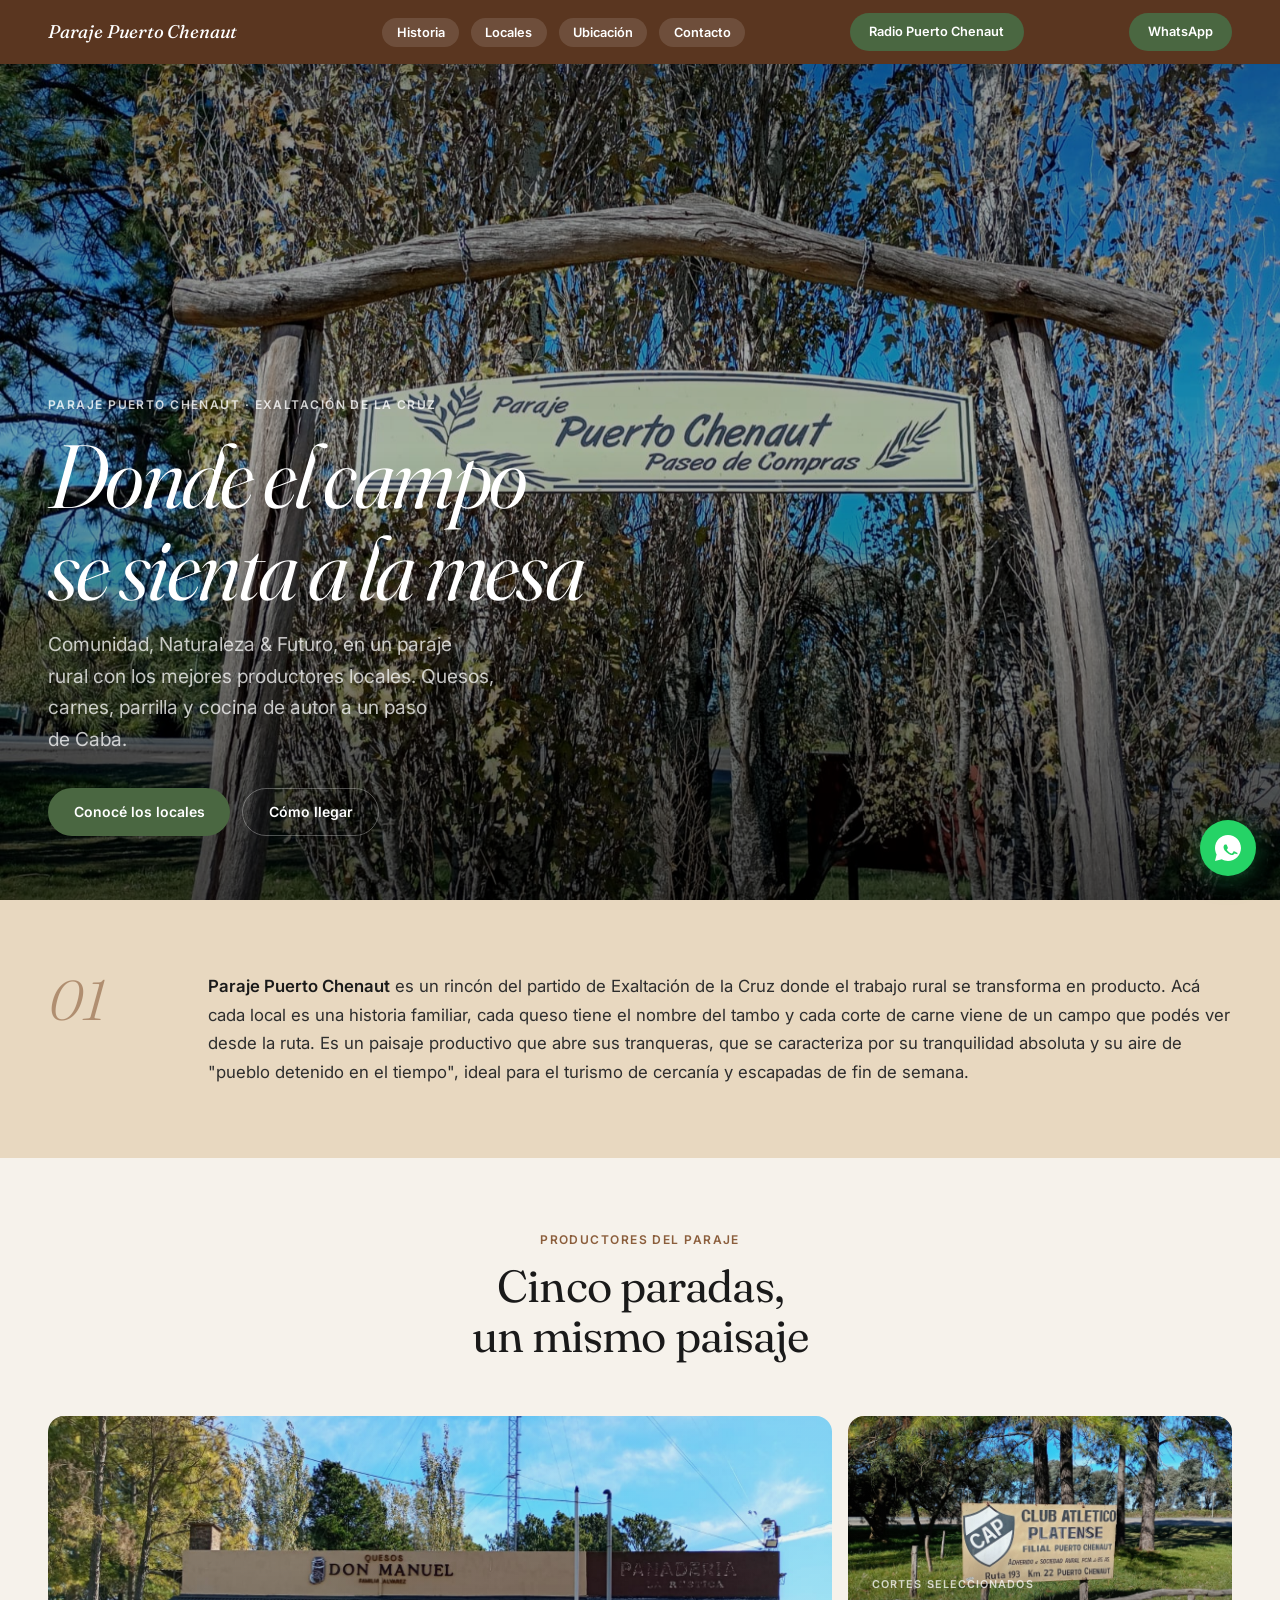
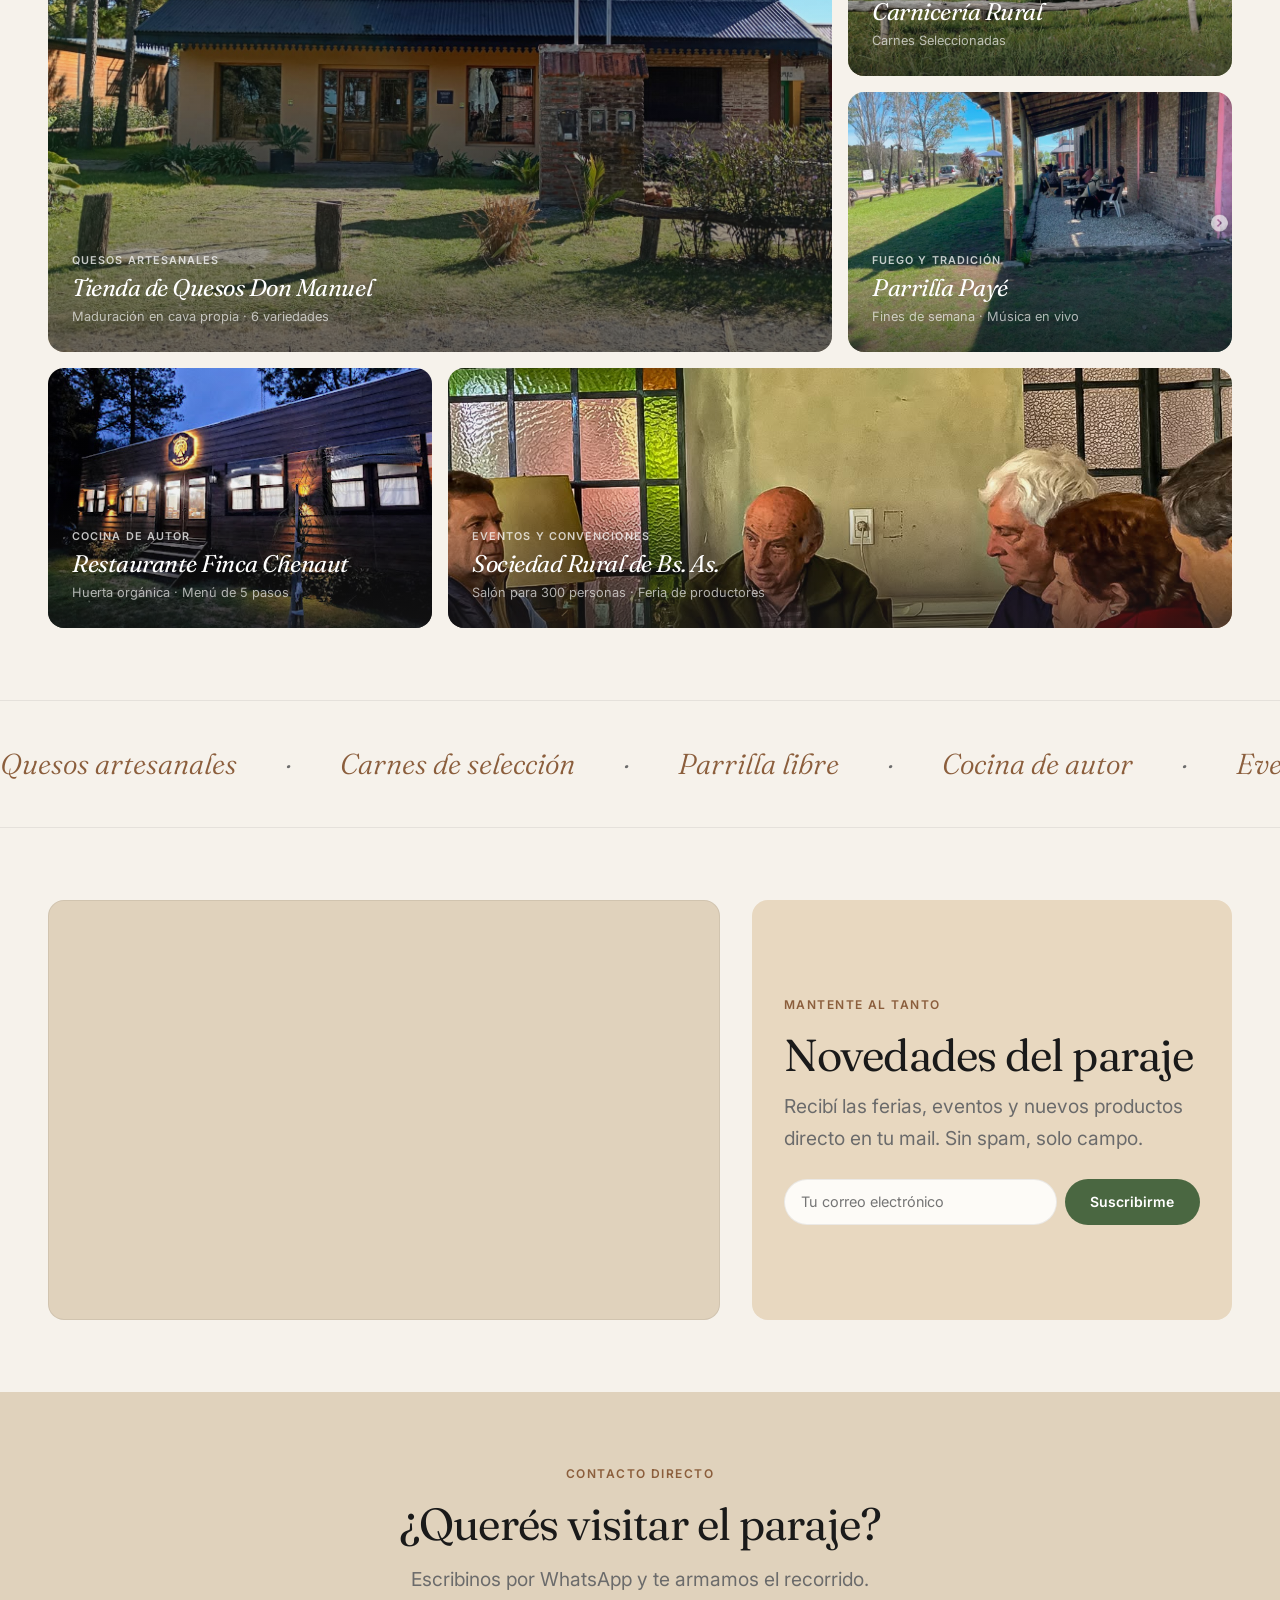
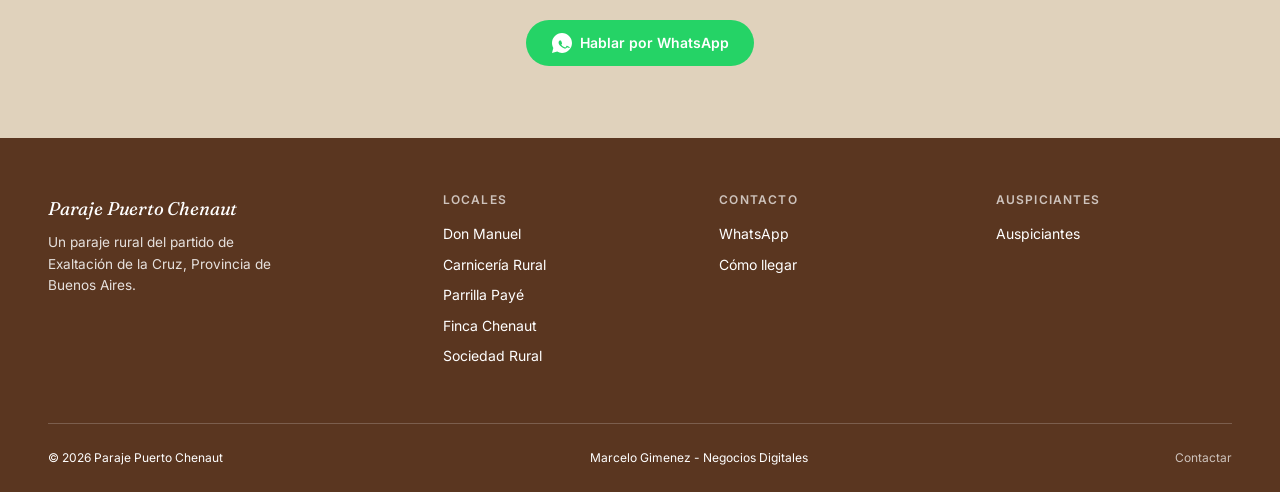
<file: paraje-puerto-chenaut/index.html>
<!DOCTYPE html>
<html lang="es">
<head>
  <meta charset="UTF-8">
  <meta name="viewport" content="width=device-width, initial-scale=1.0">
  <title>Paraje Puerto Chenaut — Donde el campo se sienta a la mesa</title>
  <meta name="description" content="Descubrí los productores locales de Paraje Puerto Chenaut. Quesos artesanales, carnicería rural, parrilla, restaurante de autor y más.">
  <link rel="icon" href="data:image/svg+xml,<svg xmlns='http://www.w3.org/2000/svg' viewBox='0 0 32 32'><text y='28' font-size='28'>🌿</text></svg>">

  <link rel="preconnect" href="https://fonts.googleapis.com">
  <link rel="preconnect" href="https://fonts.gstatic.com" crossorigin>
  <link rel="stylesheet" href="https://fonts.googleapis.com/css2?family=Fraunces:ital,opsz,wght@0,9..144,300..500;1,9..144,300..500&family=Inter:wght@300..600&display=swap">

  <link rel="preload" as="image" href="assets/img/hero-paraje.jpeg" fetchpriority="high">

  <link rel="stylesheet" href="styles.css?v=20260618">
</head>
<body>

  <a href="#main" class="skip-link">Saltar al contenido</a>

  <!-- Splash -->
  <div class="splash" data-splash>
    <div class="splash-logo">Paraje Puerto&nbsp;Chenaut</div>
  </div>

  <!-- Cursor -->
  <div class="cursor" data-cursor>
    <span class="cursor-dot"></span>
    <span class="cursor-ring"></span>
  </div>

  <!-- Nav -->
  <nav class="nav" data-nav>
    <div class="nav-inner">
      <a href="index.html" class="nav-logo">Paraje <span>Puerto&nbsp;Chenaut</span></a>
      <ul class="nav-links">
        <li><a href="historia.html">Historia</a></li>
        <li><a href="#locales">Locales</a></li>
        <li><a href="#mapa">Ubicación</a></li>
        <li><a href="#contacto">Contacto</a></li>
      </ul>
      <a href="https://barranca2005.wixsite.com/radio-puertochenaut2" class="nav-cta" style="background:var(--accent);" target="_blank" rel="noopener">Radio Puerto Chenaut</a>
      <a href="https://wa.me/5491144455404" class="nav-cta" target="_blank" rel="noopener">WhatsApp</a>
      <button class="nav-toggle" data-nav-toggle aria-label="Menú">
        <span></span><span></span><span></span>
      </button>
    </div>
  </nav>

  <!-- Mobile menu -->
  <div class="mobile-menu" data-mobile-menu>
    <a href="index.html">Inicio</a>
    <a href="historia.html">Historia</a>
    <a href="#locales">Locales</a>
    <a href="#mapa">Ubicación</a>
    <a href="#contacto">Contacto</a>
    <a href="https://barranca2005.wixsite.com/radio-puertochenaut2" target="_blank" rel="noopener" style="color:var(--accent);">Radio Puerto Chenaut</a>
    <a href="https://wa.me/5491144455404" target="_blank" rel="noopener" class="btn btn-wa">WhatsApp</a>
  </div>

  <main id="main">

    <!-- Hero -->
    <section class="hero">
      <div class="hero-bg">
        <img src="assets/img/hero-paraje.jpeg" alt="Paraje Puerto Chenaut" fetchpriority="high" decoding="sync">
      </div>
      <div class="hero-overlay"></div>
      <div class="hero-inner">
        <p class="eyebrow">Paraje Puerto Chenaut · Exaltación de la Cruz</p>
        <h1 class="display-xl">Donde el campo<br>se sienta a la mesa</h1>
        <p class="body-lg">Comunidad, Naturaleza & Futuro, en un paraje rural con los mejores productores locales. Quesos, carnes, parrilla y cocina de autor a un paso de Caba.</p>
        <div class="hero-actions">
          <a href="#locales" class="btn btn-primary">Conocé los locales</a>
          <a href="https://maps.app.goo.gl/SMwc86DU2ZQDyjHz5" class="btn btn-outline" style="color:#fff;border-color:rgba(255,255,255,0.3);" target="_blank" rel="noopener">Cómo llegar</a>
        </div>
      </div>
    </section>

    <!-- Manifesto -->
    <section class="section" style="background:var(--brown-pale);" data-reveal>
      <div class="container">
        <div class="manifesto">
          <div class="manifesto-num">01</div>
          <div class="manifesto-text">
            <strong>Paraje Puerto Chenaut</strong> es un rincón del partido de Exaltación de la Cruz donde el trabajo rural se transforma en producto. Acá cada local es una historia familiar, cada queso tiene el nombre del tambo y cada corte de carne viene de un campo que podés ver desde la ruta. Es un paisaje productivo que abre sus tranqueras, que se caracteriza por su tranquilidad absoluta y su aire de "pueblo detenido en el tiempo", ideal para el turismo de cercanía y escapadas de fin de semana.
          </div>
        </div>
      </div>
    </section>

    <!-- Bento grid de locales -->
    <section class="section" id="locales">
      <div class="container">
        <div class="section-header" data-reveal>
          <p class="eyebrow">Productores del paraje</p>
          <h2 class="display-md">Cinco paradas, un mismo paisaje</h2>
        </div>
        <div class="bento">
          <a href="don-manuel.html" class="bento-item" data-tilt>
            <img src="assets/img/manuel-hero.jpeg" alt="Tienda de Quesos Don Manuel" loading="lazy">
            <div class="bento-overlay">
              <span class="bento-tag">Quesos artesanales</span>
              <h3 class="bento-title">Tienda de Quesos Don Manuel</h3>
              <span class="bento-sub">Maduración en cava propia · 6 variedades</span>
            </div>
          </a>
          <a href="carniceria-rural.html" class="bento-item" data-tilt>
            <img src="assets/img/platense.jpeg" alt="Carnicería Rural" loading="lazy">
            <div class="bento-overlay">
              <span class="bento-tag">Cortes seleccionados</span>
              <h3 class="bento-title">Carnicería Rural</h3>
              <span class="bento-sub">Carnes Seleccionadas</span>
            </div>
          </a>
          <a href="parrilla-paye.html" class="bento-item" data-tilt>
            <img src="assets/img/paye-hero.png" alt="Parrilla Payé" loading="lazy">
            <div class="bento-overlay">
              <span class="bento-tag">Fuego y tradición</span>
              <h3 class="bento-title">Parrilla Payé</h3>
              <span class="bento-sub">Fines de semana · Música en vivo</span>
            </div>
          </a>
          <a href="finca-chenaut.html" class="bento-item" data-tilt>
            <img src="assets/img/finca-hero.jpg" alt="Restaurante Finca Chenaut" loading="lazy">
            <div class="bento-overlay">
              <span class="bento-tag">Cocina de autor</span>
              <h3 class="bento-title">Restaurante Finca Chenaut</h3>
              <span class="bento-sub">Huerta orgánica · Menú de 5 pasos</span>
            </div>
          </a>
          <a href="sociedad-rural.html" class="bento-item" data-tilt>
            <img src="assets/img/sede-hero-nueva.jpg" alt="Sede Sociedad Rural" loading="lazy">
            <div class="bento-overlay">
              <span class="bento-tag">Eventos y convenciones</span>
              <h3 class="bento-title">Sociedad Rural de Bs. As.</h3>
              <span class="bento-sub">Salón para 300 personas · Feria de productores</span>
            </div>
          </a>
        </div>
      </div>
    </section>

    <!-- Marquee -->
    <div class="marquee-section">
      <div class="marquee">
        <span>Quesos artesanales</span><span>·</span>
        <span>Carnes de selección</span><span>·</span>
        <span>Parrilla libre</span><span>·</span>
        <span>Cocina de autor</span><span>·</span>
        <span>Eventos rurales</span><span>·</span>
        <span>Productores locales</span><span>·</span>
        <span>Quesos artesanales</span><span>·</span>
        <span>Carnes de selección</span><span>·</span>
        <span>Parrilla libre</span><span>·</span>
        <span>Cocina de autor</span><span>·</span>
        <span>Eventos rurales</span><span>·</span>
        <span>Productores locales</span>
      </div>
    </div>

    <!-- Mapa + Newsletter -->
    <section class="section" id="mapa">
      <div class="container">
        <div class="mapa-row">
          <div class="mapa-frame">
            <iframe src="https://www.google.com/maps/embed?pb=!1m18!1m12!1m3!1d3301!2d-59.2080953!3d-34.2325726!2m3!1f0!2f0!3f0!3m2!1i1024!2i768!4f13.1!3m3!1m2!1s0x95bb99000424dbbd%3A0xa619d1a19f648842!2sParaje+Puerto+Chenaut!5e0!3m2!1ses!2sar!4v1" allowfullscreen="" loading="lazy" referrerpolicy="no-referrer-when-downgrade" title="Mapa de Paraje Puerto Chenaut"></iframe>
          </div>
          <div class="newsletter-box">
            <p class="eyebrow">Mantente al tanto</p>
            <h2 class="display-md">Novedades del paraje</h2>
            <p class="body-lg">Recibí las ferias, eventos y nuevos productos directo en tu mail. Sin spam, solo campo.</p>
            <form class="newsletter-form" data-newsletter-form>
              <input type="email" placeholder="Tu correo electrónico" required aria-label="Email para novedades">
              <button type="submit" class="btn btn-primary">Suscribirme</button>
            </form>
          </div>
        </div>
      </div>
    </section>

    <!-- CTA final -->
    <section class="section" id="contacto" style="text-align:center;background:var(--bg-2);" data-reveal>
      <div class="container">
        <p class="eyebrow">Contacto directo</p>
        <h2 class="display-md" style="margin-bottom:1rem;">¿Querés visitar el paraje?</h2>
        <p class="body-lg" style="margin-inline:auto;">Escribinos por WhatsApp y te armamos el recorrido.</p>
        <a href="https://wa.me/5491144455404" class="btn btn-wa" style="margin-top:1.5rem;" target="_blank" rel="noopener">
          <svg width="20" height="20" viewBox="0 0 20 20" fill="currentColor"><path d="M10 0C4.5 0 0 4.5 0 10c0 1.8.5 3.5 1.3 5L0 20l5.2-1.4c1.4.8 3 1.4 4.8 1.4 5.5 0 10-4.5 10-10S15.5 0 10 0zm5 14.2c-.2.6-1.1 1.2-1.6 1.3-.4.1-.9.2-2-.4-1.8-1-3.8-3-3.9-3.1-.1-.1-.9-1.2-.9-2.3s.6-1.7.8-1.9c.2-.2.5-.3.7-.3h.5c.2 0 .4 0 .6.5.2.5.7 1.8.8 1.9.1.1.1.3 0 .5s-.3.6-.5.8c-.2.2-.3.3-.1.5.5.8 1.8 2 3.2 2.6.4.2.7.2 1-.1.3-.3.7-1 .9-1.3.2-.3.3-.2.6-.1.3.1 1.6.8 1.9.9.3.1.5.2.6.3.1.1.1.5-.1 1.1z"/></svg>
          Hablar por WhatsApp
        </a>
      </div>
    </section>

  </main>

  <!-- WhatsApp float -->
  <a href="https://wa.me/5491144455404" class="wa-float" target="_blank" rel="noopener" aria-label="Contactar por WhatsApp">
    <svg viewBox="0 0 24 24" fill="currentColor"><path d="M12 0C5.4 0 0 5.4 0 12c0 2.1.5 4.1 1.5 5.9L0 24l6.3-1.6c1.7.9 3.6 1.6 5.7 1.6 6.6 0 12-5.4 12-12S18.6 0 12 0zm6 17c-.3.7-1.3 1.4-1.9 1.5-.5.1-1.1.2-2.4-.5-2.1-1.2-4.5-3.6-4.7-3.8-.1-.2-1.1-1.5-1.1-2.8s.7-2 .9-2.3c.2-.3.6-.4.8-.4h.6c.2 0 .4 0 .7.6.3.6.9 2.1.9 2.3.1.2.1.4 0 .6-.1.2-.3.7-.6 1-.2.2-.4.4-.2.6.6 1 2.1 2.4 3.8 3.1.5.3.8.2 1.1-.1.3-.3.9-1.2 1.1-1.6.2-.4.4-.3.7-.2.3.2 1.9.9 2.3 1.1.4.2.6.3.7.4.1.2.1.7-.1 1.3z"/></svg>
  </a>

  <footer class="footer">
    <div class="container">
      <div class="footer-grid">
        <div class="footer-brand">
          <span class="nav-logo">Paraje <span>Puerto&nbsp;Chenaut</span></span>
          <p>Un paraje rural del partido de Exaltación de la Cruz, Provincia de Buenos Aires.</p>
        </div>
        <div class="footer-col">
          <h4>Locales</h4>
          <a href="don-manuel.html">Don Manuel</a>
          <a href="carniceria-rural.html">Carnicería Rural</a>
          <a href="parrilla-paye.html">Parrilla Payé</a>
          <a href="finca-chenaut.html">Finca Chenaut</a>
          <a href="sociedad-rural.html">Sociedad Rural</a>
        </div>
        <div class="footer-col">
          <h4>Contacto</h4>
          <a href="https://wa.me/5491144455404" target="_blank" rel="noopener">WhatsApp</a>
          <a href="https://maps.app.goo.gl/SMwc86DU2ZQDyjHz5" target="_blank" rel="noopener">Cómo llegar</a>
        </div>
        <div class="footer-col">
          <h4>Auspiciantes</h4>
          <a href="assets/credits.json" target="_blank">Auspiciantes</a>
        </div>
      </div>
      <div class="footer-bottom">
        <span>© 2026 Paraje Puerto Chenaut</span><span>Marcelo Gimenez - Negocios Digitales</span>
        <a href="https://wa.me/5491144455404" target="_blank" rel="noopener">Contactar</a>
      </div>
    </div>
  </footer>

  <script defer src="lib/gsap.min.js?20260618"></script>
  <script defer src="lib/ScrollTrigger.min.js?20260618"></script>
  <script defer src="lib/manifest.js?v=20260618"></script>
  <script defer src="main.js?v=20260618"></script>

</body>
</html>
</file>
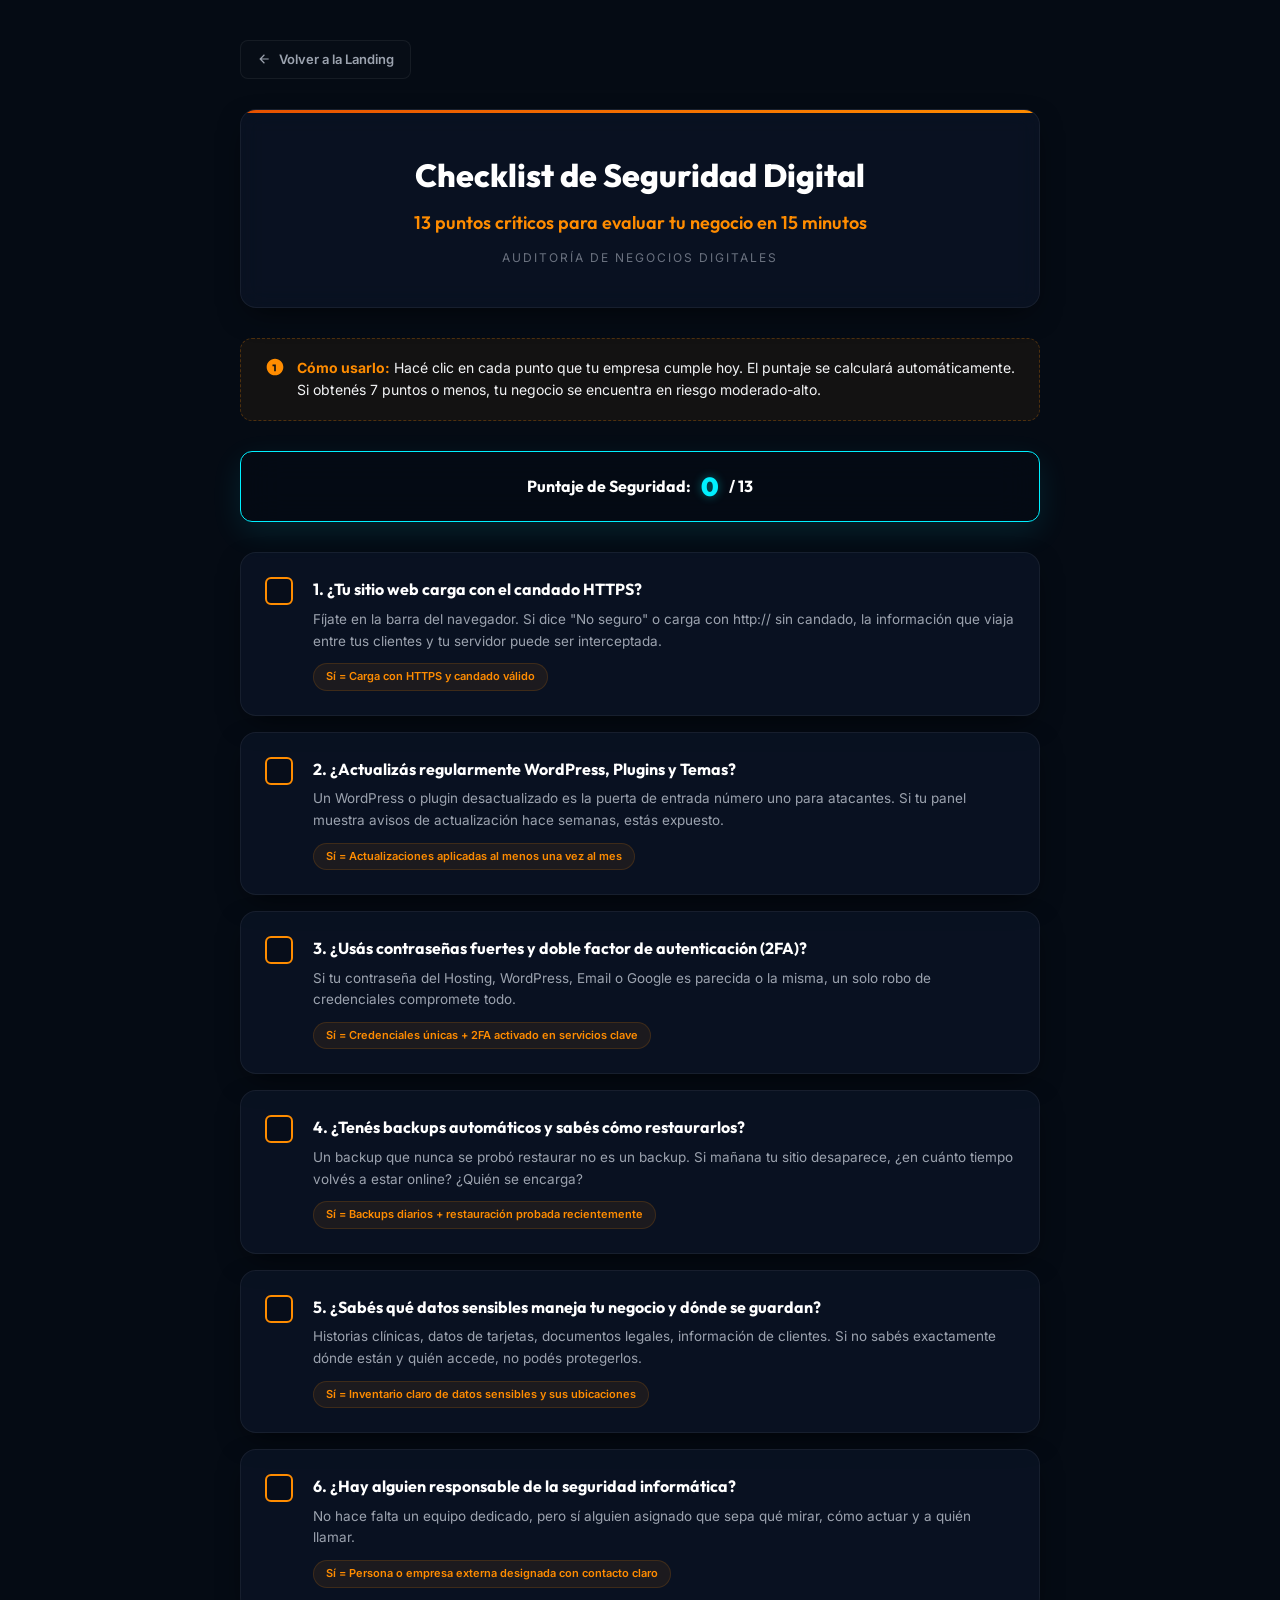
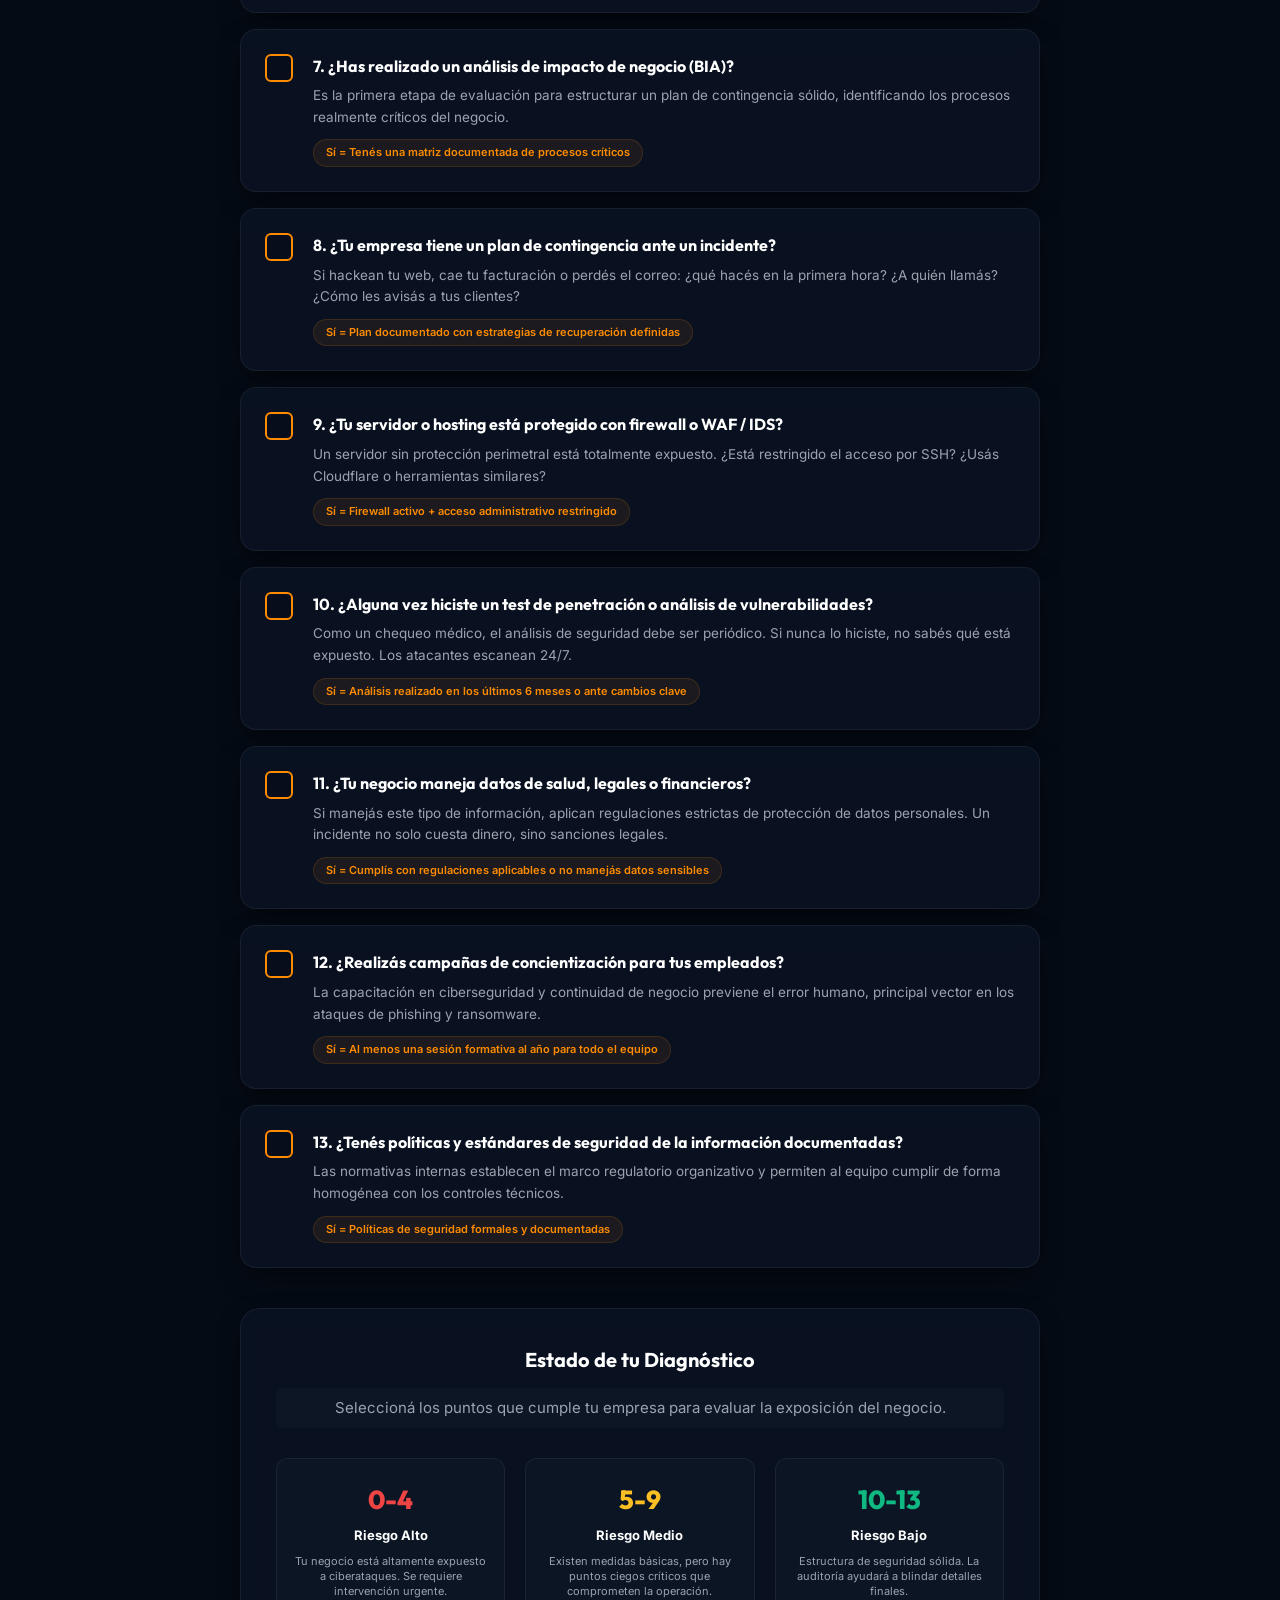
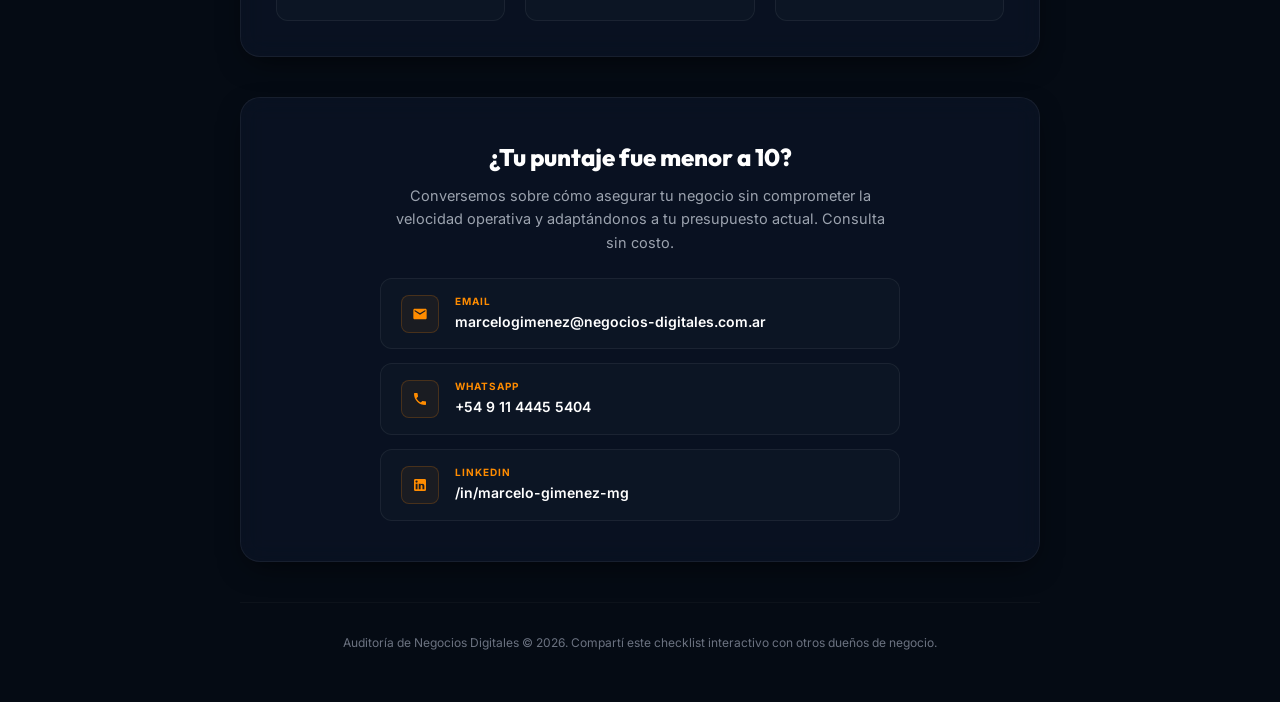
<file: checklist.html>
<!DOCTYPE html>
<html lang="es">
<head>
  <!-- Google tag (gtag.js) -->
  <script async src="https://www.googletagmanager.com/gtag/js?id=AW-18203810295"></script>
  <script>
    window.dataLayer = window.dataLayer || [];
    function gtag(){dataLayer.push(arguments);}
    gtag('js', new Date());
    gtag('config', 'AW-18203810295');
  </script>
  <meta charset="UTF-8">
  <meta name="viewport" content="width=device-width, initial-scale=1.0">
  <title>Checklist Interactivo - Seguridad de Negocios Digitales</title>

  <!-- Fonts -->
  <link rel="preconnect" href="https://fonts.googleapis.com">
  <link rel="preconnect" href="https://fonts.gstatic.com" crossorigin>
  <link href="https://fonts.googleapis.com/css2?family=Inter:wght@300;400;500;600;700&family=Outfit:wght@400;500;600;700;800;900&display=swap" rel="stylesheet">

  <style>
    :root {
      --bg-primary: #050b14;
      --bg-secondary: #0a1224;
      --bg-card: rgba(13, 22, 42, 0.6);
      --bg-card-hover: rgba(20, 32, 59, 0.8);
      --border-color: rgba(255, 255, 255, 0.06);
      --border-hover: rgba(255, 140, 0, 0.35);
      
      --accent-orange: #ff8c00;
      --accent-orange-hover: #ff9d24;
      --accent-orange-glow: rgba(255, 140, 0, 0.15);
      --accent-cyan: #00f0ff;
      
      --text-white: #f3f4f6;
      --text-gray: #9ca3af;
      --text-muted: #6b7280;
      
      --gradient-orange: linear-gradient(135deg, #e65100 0%, #ff8c00 100%);
      --gradient-cyber: linear-gradient(135deg, #0a1224 0%, #050b14 100%);
      
      --shadow-card: 0 10px 30px -10px rgba(0, 0, 0, 0.7);
      --shadow-glow: 0 0 25px rgba(255, 140, 0, 0.2);
      
      --font-headings: 'Outfit', sans-serif;
      --font-body: 'Inter', sans-serif;
      
      --transition-fast: all 0.2s ease;
      --transition-medium: all 0.4s cubic-bezier(0.16, 1, 0.3, 1);
    }

    * {
      margin: 0;
      padding: 0;
      box-sizing: border-box;
    }

    body {
      font-family: var(--font-body);
      color: var(--text-white);
      background-color: var(--bg-primary);
      line-height: 1.6;
      padding: 40px 20px;
      overflow-x: hidden;
      -webkit-font-smoothing: antialiased;
    }

    /* SCROLLBAR */
    ::-webkit-scrollbar {
      width: 8px;
    }
    ::-webkit-scrollbar-track {
      background: var(--bg-primary);
    }
    ::-webkit-scrollbar-thumb {
      background: #111e38;
      border-radius: 4px;
    }
    ::-webkit-scrollbar-thumb:hover {
      background: var(--accent-orange);
    }

    .wrapper {
      max-width: 800px;
      margin: 0 auto;
    }

    /* BACK LINK */
    .back-link {
      display: inline-flex;
      align-items: center;
      gap: 8px;
      margin-bottom: 30px;
      color: var(--text-gray);
      text-decoration: none;
      font-size: 13px;
      font-weight: 600;
      transition: var(--transition-fast);
      padding: 8px 16px;
      border: 1px solid var(--border-color);
      border-radius: 8px;
      background: rgba(255, 255, 255, 0.01);
    }

    .back-link:hover {
      color: var(--accent-orange);
      border-color: var(--border-hover);
      transform: translateX(-4px);
    }

    /* HEADER */
    .header {
      text-align: center;
      padding: 40px 30px;
      background: var(--bg-card);
      border: 1px solid var(--border-color);
      border-radius: 16px;
      margin-bottom: 30px;
      box-shadow: var(--shadow-card);
      position: relative;
      overflow: hidden;
      backdrop-filter: blur(12px);
      -webkit-backdrop-filter: blur(12px);
    }

    .header::before {
      content: '';
      position: absolute;
      top: 0;
      left: 0;
      width: 100%;
      height: 3px;
      background: var(--gradient-orange);
    }

    .header h1 {
      font-family: var(--font-headings);
      font-size: 32px;
      font-weight: 800;
      color: #fff;
      margin-bottom: 8px;
    }

    .header h2 {
      font-family: var(--font-headings);
      font-size: 18px;
      font-weight: 600;
      color: var(--accent-orange);
    }

    .header p {
      color: var(--text-muted);
      font-size: 12px;
      margin-top: 10px;
      text-transform: uppercase;
      letter-spacing: 2px;
    }

    /* INTRO */
    .intro {
      background: rgba(255, 140, 0, 0.06);
      border: 1.5px dashed rgba(255, 140, 0, 0.25);
      border-radius: 12px;
      padding: 18px 24px;
      margin-bottom: 30px;
      font-size: 14px;
      display: flex;
      gap: 12px;
      align-items: flex-start;
    }

    .intro strong {
      color: var(--accent-orange);
    }

    /* STICKY COUNTER */
    .score-counter {
      position: sticky;
      top: 20px;
      z-index: 100;
      background: rgba(5, 11, 20, 0.85);
      border: 1.5px solid var(--accent-cyan);
      backdrop-filter: blur(20px);
      -webkit-backdrop-filter: blur(20px);
      color: #fff;
      text-align: center;
      padding: 14px 20px;
      border-radius: 12px;
      margin-bottom: 30px;
      font-family: var(--font-headings);
      font-size: 16px;
      font-weight: 700;
      box-shadow: 0 10px 30px rgba(0, 240, 255, 0.1);
      display: flex;
      justify-content: center;
      align-items: center;
      gap: 10px;
      transition: var(--transition-medium);
    }

    .score-counter span {
      font-size: 26px;
      font-weight: 900;
      color: var(--accent-cyan);
      text-shadow: 0 0 10px rgba(0, 240, 255, 0.4);
    }

    /* CHECKLIST ITEMS */
    .checklist-container {
      display: flex;
      flex-direction: column;
      gap: 16px;
      margin-bottom: 40px;
    }

    .checklist-item {
      display: flex;
      gap: 20px;
      align-items: flex-start;
      padding: 24px;
      background: var(--bg-card);
      border: 1px solid var(--border-color);
      border-radius: 16px;
      cursor: pointer;
      transition: var(--transition-medium);
      box-shadow: var(--shadow-card);
    }

    .checklist-item:hover {
      border-color: var(--border-hover);
      transform: translateY(-2px);
      box-shadow: var(--shadow-glow), var(--shadow-card);
    }

    .checklist-item.checked {
      background: rgba(16, 185, 129, 0.04);
      border-color: rgba(16, 185, 129, 0.3);
      box-shadow: 0 10px 30px -10px rgba(16, 185, 129, 0.1);
    }

    .check-box {
      width: 28px;
      height: 28px;
      min-width: 28px;
      border: 2px solid var(--accent-orange);
      border-radius: 6px;
      display: flex;
      align-items: center;
      justify-content: center;
      font-size: 16px;
      transition: var(--transition-fast);
      background: rgba(0, 0, 0, 0.2);
    }

    .check-box.empty {
      color: transparent;
    }

    .checklist-item:hover .check-box.empty {
      border-color: var(--accent-orange-hover);
      background: rgba(255, 140, 0, 0.05);
    }

    .check-box.filled {
      background: #10b981;
      border-color: #10b981;
      color: #fff;
      box-shadow: 0 0 12px rgba(16, 185, 129, 0.3);
    }

    .check-content {
      flex-grow: 1;
    }

    .check-content h3 {
      font-family: var(--font-headings);
      font-size: 16px;
      font-weight: 700;
      color: #fff;
      margin-bottom: 6px;
      transition: var(--transition-fast);
    }

    .checklist-item.checked .check-content h3 {
      color: #10b981;
    }

    .check-content p {
      font-size: 13.5px;
      color: var(--text-gray);
      margin-bottom: 10px;
    }

    .check-content .tip {
      display: inline-block;
      background: rgba(255, 140, 0, 0.08);
      padding: 4px 12px;
      border-radius: 30px;
      font-size: 11px;
      color: var(--accent-orange);
      font-weight: 600;
      border: 1px solid rgba(255, 140, 0, 0.15);
    }

    /* SCORE RANGES */
    .score-section {
      background: var(--bg-card);
      border: 1px solid var(--border-color);
      border-radius: 20px;
      padding: 35px;
      margin-bottom: 40px;
      box-shadow: var(--shadow-card);
      backdrop-filter: blur(12px);
      -webkit-backdrop-filter: blur(12px);
    }

    .score-section h3 {
      font-family: var(--font-headings);
      font-size: 20px;
      text-align: center;
      margin-bottom: 12px;
      color: #fff;
    }

    .score-section .result-feedback {
      text-align: center;
      font-size: 15px;
      color: var(--text-gray);
      margin-bottom: 30px;
      min-height: 24px;
      padding: 8px 16px;
      background: rgba(255, 255, 255, 0.02);
      border-radius: 8px;
    }

    .score-section .ranges {
      display: grid;
      grid-template-columns: repeat(3, 1fr);
      gap: 20px;
    }

    .score-section .range {
      padding: 20px 16px;
      border-radius: 12px;
      background: rgba(255, 255, 255, 0.02);
      border: 1px solid var(--border-color);
      text-align: center;
      transition: var(--transition-medium);
    }

    .score-section .range.active {
      background: rgba(255, 255, 255, 0.04);
      box-shadow: var(--shadow-glow);
    }

    .score-section .range.active.red {
      border-color: #ef4444;
      box-shadow: 0 0 20px rgba(239, 68, 68, 0.15);
    }

    .score-section .range.active.yellow {
      border-color: #fbbf24;
      box-shadow: 0 0 20px rgba(251, 191, 36, 0.15);
    }

    .score-section .range.active.green {
      border-color: #10b981;
      box-shadow: 0 0 20px rgba(16, 185, 129, 0.15);
    }

    .score-section .range .num {
      font-family: var(--font-headings);
      font-size: 26px;
      font-weight: 800;
      margin-bottom: 4px;
    }

    .score-section .range .num.red { color: #ef4444; }
    .score-section .range .num.yellow { color: #fbbf24; }
    .score-section .range .num.green { color: #10b981; }

    .score-section .range p {
      font-size: 13px;
      font-weight: 700;
      margin-bottom: 8px;
      color: #fff;
    }

    .score-section .range .desc {
      font-size: 11px;
      color: var(--text-gray);
      line-height: 1.4;
      font-weight: 400;
    }

    /* CTA AREA */
    .cta {
      background: var(--bg-card);
      border: 1px solid var(--border-color);
      border-radius: 20px;
      padding: 40px 30px;
      text-align: center;
      box-shadow: var(--shadow-card);
      backdrop-filter: blur(12px);
      -webkit-backdrop-filter: blur(12px);
    }

    .cta h2 {
      font-family: var(--font-headings);
      font-size: 24px;
      font-weight: 800;
      color: #fff;
      margin-bottom: 8px;
    }

    .cta p {
      font-size: 14.5px;
      color: var(--text-gray);
      margin-bottom: 24px;
      max-width: 500px;
      margin-left: auto;
      margin-right: auto;
    }

    .cta-links {
      display: flex;
      flex-direction: column;
      gap: 14px;
      max-width: 520px;
      margin: 0 auto;
    }

    .cta-link-card {
      display: flex;
      align-items: center;
      gap: 16px;
      padding: 14px 20px;
      background: rgba(255, 255, 255, 0.02);
      border: 1px solid var(--border-color);
      border-radius: 12px;
      color: #fff;
      text-decoration: none;
      transition: var(--transition-fast);
    }

    .cta-link-card:hover {
      border-color: var(--border-hover);
      background: rgba(255, 140, 0, 0.05);
      transform: translateY(-2px);
      box-shadow: var(--shadow-glow);
    }

    .cta-link-icon {
      width: 38px;
      height: 38px;
      background: rgba(255, 140, 0, 0.06);
      border: 1px solid rgba(255, 140, 0, 0.2);
      border-radius: 8px;
      display: flex;
      align-items: center;
      justify-content: center;
      color: var(--accent-orange);
      flex-shrink: 0;
      transition: var(--transition-fast);
    }

    .cta-link-card:hover .cta-link-icon {
      background: var(--gradient-orange);
      color: #fff;
      border-color: transparent;
    }

    .cta-link-icon svg {
      width: 16px;
      height: 16px;
      fill: currentColor;
    }

    .cta-link-text {
      text-align: left;
    }

    .cta-link-text strong {
      display: block;
      font-size: 10px;
      color: var(--accent-orange);
      text-transform: uppercase;
      letter-spacing: 1px;
    }

    .cta-link-text span {
      font-size: 14px;
      font-weight: 600;
    }

    /* FOOTER */
    footer {
      margin-top: 40px;
      padding: 30px 0 10px;
      font-size: 12px;
      color: var(--text-muted);
      text-align: center;
      border-top: 1px solid rgba(255, 255, 255, 0.03);
    }

    /* RESPONSIVE */
    @media (max-width: 768px) {
      body {
        padding: 24px 12px;
      }
      
      .header h1 {
        font-size: 26px;
      }

      .score-section .ranges {
        grid-template-columns: 1fr;
        gap: 16px;
      }

      .checklist-item {
        padding: 18px;
        gap: 14px;
      }
    }
  </style>
</head>
<body>

  <div class="wrapper">
    
    <!-- VOLVER -->
    <a href="index.html" class="back-link">
      <svg style="width:14px;height:14px;fill:currentColor" viewBox="0 0 24 24">
        <path d="M20 11H7.83l5.59-5.59L12 4l-8 8 8 8 1.41-1.41L7.83 13H20v-2z"/>
      </svg>
      Volver a la Landing
    </a>

    <!-- CABECERA -->
    <div class="header">
      <h1>Checklist de Seguridad Digital</h1>
      <h2>13 puntos críticos para evaluar tu negocio en 15 minutos</h2>
      <p>Auditoría de Negocios Digitales</p>
    </div>

    <!-- INTRODUCCION -->
    <div class="intro">
      <svg style="width:20px;height:20px;fill:var(--accent-orange);flex-shrink:0;" viewBox="0 0 24 24">
        <path d="M12 2C6.48 2 2 6.48 2 12s4.48 10 10 10 10-4.48 10-10S17.52 2 12 2zm1 15h-2v-6h-2V9h4v8z"/>
      </svg>
      <div>
        <strong>Cómo usarlo:</strong> Hacé clic en cada punto que tu empresa cumple hoy. El puntaje se calculará automáticamente. Si obtenés 7 puntos o menos, tu negocio se encuentra en riesgo moderado-alto.
      </div>
    </div>

    <!-- CONTADOR PEGADIZO -->
    <div class="score-counter">
      Puntaje de Seguridad: <span id="score">0</span> / 13
    </div>

    <!-- CONTENEDOR CHECKLIST -->
    <div class="checklist-container">
      
      <!-- Item 1 -->
      <div class="checklist-item" onclick="toggle(this, 1)">
        <div class="check-box empty" id="box1">✓</div>
        <div class="check-content">
          <h3>1. ¿Tu sitio web carga con el candado HTTPS?</h3>
          <p>Fíjate en la barra del navegador. Si dice "No seguro" o carga con http:// sin candado, la información que viaja entre tus clientes y tu servidor puede ser interceptada.</p>
          <span class="tip">Sí = Carga con HTTPS y candado válido</span>
        </div>
      </div>

      <!-- Item 2 -->
      <div class="checklist-item" onclick="toggle(this, 2)">
        <div class="check-box empty" id="box2">✓</div>
        <div class="check-content">
          <h3>2. ¿Actualizás regularmente WordPress, Plugins y Temas?</h3>
          <p>Un WordPress o plugin desactualizado es la puerta de entrada número uno para atacantes. Si tu panel muestra avisos de actualización hace semanas, estás expuesto.</p>
          <span class="tip">Sí = Actualizaciones aplicadas al menos una vez al mes</span>
        </div>
      </div>

      <!-- Item 3 -->
      <div class="checklist-item" onclick="toggle(this, 3)">
        <div class="check-box empty" id="box3">✓</div>
        <div class="check-content">
          <h3>3. ¿Usás contraseñas fuertes y doble factor de autenticación (2FA)?</h3>
          <p>Si tu contraseña del Hosting, WordPress, Email o Google es parecida o la misma, un solo robo de credenciales compromete todo.</p>
          <span class="tip">Sí = Credenciales únicas + 2FA activado en servicios clave</span>
        </div>
      </div>

      <!-- Item 4 -->
      <div class="checklist-item" onclick="toggle(this, 4)">
        <div class="check-box empty" id="box4">✓</div>
        <div class="check-content">
          <h3>4. ¿Tenés backups automáticos y sabés cómo restaurarlos?</h3>
          <p>Un backup que nunca se probó restaurar no es un backup. Si mañana tu sitio desaparece, ¿en cuánto tiempo volvés a estar online? ¿Quién se encarga?</p>
          <span class="tip">Sí = Backups diarios + restauración probada recientemente</span>
        </div>
      </div>

      <!-- Item 5 -->
      <div class="checklist-item" onclick="toggle(this, 5)">
        <div class="check-box empty" id="box5">✓</div>
        <div class="check-content">
          <h3>5. ¿Sabés qué datos sensibles maneja tu negocio y dónde se guardan?</h3>
          <p>Historias clínicas, datos de tarjetas, documentos legales, información de clientes. Si no sabés exactamente dónde están y quién accede, no podés protegerlos.</p>
          <span class="tip">Sí = Inventario claro de datos sensibles y sus ubicaciones</span>
        </div>
      </div>

      <!-- Item 6 -->
      <div class="checklist-item" onclick="toggle(this, 6)">
        <div class="check-box empty" id="box6">✓</div>
        <div class="check-content">
          <h3>6. ¿Hay alguien responsable de la seguridad informática?</h3>
          <p>No hace falta un equipo dedicado, pero sí alguien asignado que sepa qué mirar, cómo actuar y a quién llamar.</p>
          <span class="tip">Sí = Persona o empresa externa designada con contacto claro</span>
        </div>
      </div>

      <!-- Item 7 -->
      <div class="checklist-item" onclick="toggle(this, 7)">
        <div class="check-box empty" id="box7">✓</div>
        <div class="check-content">
          <h3>7. ¿Has realizado un análisis de impacto de negocio (BIA)?</h3>
          <p>Es la primera etapa de evaluación para estructurar un plan de contingencia sólido, identificando los procesos realmente críticos del negocio.</p>
          <span class="tip">Sí = Tenés una matriz documentada de procesos críticos</span>
        </div>
      </div>

      <!-- Item 8 -->
      <div class="checklist-item" onclick="toggle(this, 8)">
        <div class="check-box empty" id="box8">✓</div>
        <div class="check-content">
          <h3>8. ¿Tu empresa tiene un plan de contingencia ante un incidente?</h3>
          <p>Si hackean tu web, cae tu facturación o perdés el correo: ¿qué hacés en la primera hora? ¿A quién llamás? ¿Cómo les avisás a tus clientes?</p>
          <span class="tip">Sí = Plan documentado con estrategias de recuperación definidas</span>
        </div>
      </div>

      <!-- Item 9 -->
      <div class="checklist-item" onclick="toggle(this, 9)">
        <div class="check-box empty" id="box9">✓</div>
        <div class="check-content">
          <h3>9. ¿Tu servidor o hosting está protegido con firewall o WAF / IDS?</h3>
          <p>Un servidor sin protección perimetral está totalmente expuesto. ¿Está restringido el acceso por SSH? ¿Usás Cloudflare o herramientas similares?</p>
          <span class="tip">Sí = Firewall activo + acceso administrativo restringido</span>
        </div>
      </div>

      <!-- Item 10 -->
      <div class="checklist-item" onclick="toggle(this, 10)">
        <div class="check-box empty" id="box10">✓</div>
        <div class="check-content">
          <h3>10. ¿Alguna vez hiciste un test de penetración o análisis de vulnerabilidades?</h3>
          <p>Como un chequeo médico, el análisis de seguridad debe ser periódico. Si nunca lo hiciste, no sabés qué está expuesto. Los atacantes escanean 24/7.</p>
          <span class="tip">Sí = Análisis realizado en los últimos 6 meses o ante cambios clave</span>
        </div>
      </div>

      <!-- Item 11 -->
      <div class="checklist-item" onclick="toggle(this, 11)">
        <div class="check-box empty" id="box11">✓</div>
        <div class="check-content">
          <h3>11. ¿Tu negocio maneja datos de salud, legales o financieros?</h3>
          <p>Si manejás este tipo de información, aplican regulaciones estrictas de protección de datos personales. Un incidente no solo cuesta dinero, sino sanciones legales.</p>
          <span class="tip">Sí = Cumplís con regulaciones aplicables o no manejás datos sensibles</span>
        </div>
      </div>

      <!-- Item 12 -->
      <div class="checklist-item" onclick="toggle(this, 12)">
        <div class="check-box empty" id="box12">✓</div>
        <div class="check-content">
          <h3>12. ¿Realizás campañas de concientización para tus empleados?</h3>
          <p>La capacitación en ciberseguridad y continuidad de negocio previene el error humano, principal vector en los ataques de phishing y ransomware.</p>
          <span class="tip">Sí = Al menos una sesión formativa al año para todo el equipo</span>
        </div>
      </div>

      <!-- Item 13 -->
      <div class="checklist-item" onclick="toggle(this, 13)">
        <div class="check-box empty" id="box13">✓</div>
        <div class="check-content">
          <h3>13. ¿Tenés políticas y estándares de seguridad de la información documentadas?</h3>
          <p>Las normativas internas establecen el marco regulatorio organizativo y permiten al equipo cumplir de forma homogénea con los controles técnicos.</p>
          <span class="tip">Sí = Políticas de seguridad formales y documentadas</span>
        </div>
      </div>

    </div>

    <!-- SECCION RESULTADOS -->
    <div class="score-section">
      <h3>Estado de tu Diagnóstico</h3>
      <div class="result-feedback" id="result-msg">Seleccioná los puntos que cumple tu empresa para evaluar la exposición del negocio.</div>
      
      <div class="ranges">
        <div class="range" id="range-low">
          <div class="num red">0-4</div>
          <p>Riesgo Alto</p>
          <div class="desc">Tu negocio está altamente expuesto a ciberataques. Se requiere intervención urgente.</div>
        </div>
        <div class="range" id="range-mid">
          <div class="num yellow">5-9</div>
          <p>Riesgo Medio</p>
          <div class="desc">Existen medidas básicas, pero hay puntos ciegos críticos que comprometen la operación.</div>
        </div>
        <div class="range" id="range-high">
          <div class="num green">10-13</div>
          <p>Riesgo Bajo</p>
          <div class="desc">Estructura de seguridad sólida. La auditoría ayudará a blindar detalles finales.</div>
        </div>
      </div>
    </div>

    <!-- CTA -->
    <div class="cta">
      <h2 id="cta-title">¿Tu puntaje fue menor a 10?</h2>
      <p>Conversemos sobre cómo asegurar tu negocio sin comprometer la velocidad operativa y adaptándonos a tu presupuesto actual. Consulta sin costo.</p>
      
      <div class="cta-links">
        
        <a href="mailto:marcelogimenez@negocios-digitales.com.ar" class="cta-link-card">
          <div class="cta-link-icon">
            <svg viewBox="0 0 24 24">
              <path d="M20 4H4c-1.1 0-1.99.9-1.99 2L2 18c0 1.1.9 2 2 2h16c1.1 0 2-.9 2-2V6c0-1.1-.9-2-2-2zm0 4l-8 5-8-5V6l8 5 8-5v2z"/>
            </svg>
          </div>
          <div class="cta-link-text">
            <strong>Email</strong>
            <span>marcelogimenez@negocios-digitales.com.ar</span>
          </div>
        </a>

        <a href="https://wa.me/5491144455404" target="_blank" class="cta-link-card">
          <div class="cta-link-icon">
            <svg viewBox="0 0 24 24">
              <path d="M6.62 10.79c1.44 2.83 3.76 5.14 6.59 6.59l2.2-2.2c.27-.27.67-.36 1.02-.24 1.12.37 2.33.57 3.57.57.55 0 1 .45 1 1V20c0 .55-.45 1-1 1-9.39 0-17-7.61-17-17 0-.55.45-1 1-1h3.5c.55 0 1 .45 1 1 0 1.25.2 2.45.57 3.57.11.35.03.74-.25 1.02l-2.2 2.2z"/>
            </svg>
          </div>
          <div class="cta-link-text">
            <strong>WhatsApp</strong>
            <span>+54 9 11 4445 5404</span>
          </div>
        </a>

        <a href="https://www.linkedin.com/in/marcelo-gimenez-mg" target="_blank" class="cta-link-card">
          <div class="cta-link-icon">
            <svg viewBox="0 0 24 24">
              <path d="M19 3a2 2 0 0 1 2 2v14a2 2 0 0 1-2 2H5a2 2 0 0 1-2-2V5a2 2 0 0 1 2-2h14m-.5 15.5v-5.3a3.26 3.26 0 0 0-3.26-3.26c-.85 0-1.84.52-2.32 1.3v-1.11h-2.79v8.37h2.79v-4.93c0-.77.62-1.4 1.39-1.4a1.4 1.4 0 0 1 1.4 1.4v4.93h2.79M6.88 8.56a1.68 1.68 0 0 0 1.68-1.68c0-.93-.75-1.69-1.68-1.69a1.69 1.69 0 0 0-1.69 1.69c0 .93.76 1.68 1.69 1.68m1.39 9.94v-8.37H5.5v8.37h2.77z"/>
            </svg>
          </div>
          <div class="cta-link-text">
            <strong>LinkedIn</strong>
            <span>/in/marcelo-gimenez-mg</span>
          </div>
        </a>

      </div>
    </div>

    <!-- FOOTER -->
    <footer>
      Auditoría de Negocios Digitales &copy; 2026. Compartí este checklist interactivo con otros dueños de negocio.
    </footer>

  </div>

  <script>
    let score = 0;

    function toggle(item, num) {
      const box = document.getElementById('box' + num);
      const isChecked = item.classList.contains('checked');

      if (isChecked) {
        item.classList.remove('checked');
        box.classList.remove('filled');
        box.classList.add('empty');
        score--;
      } else {
        item.classList.add('checked');
        box.classList.remove('empty');
        box.classList.add('filled');
        score++;
      }

      document.getElementById('score').textContent = score;

      // Actualizar rangos activos
      const rangeLow = document.getElementById('range-low');
      const rangeMid = document.getElementById('range-mid');
      const rangeHigh = document.getElementById('range-high');

      rangeLow.classList.remove('active', 'red');
      rangeMid.classList.remove('active', 'yellow');
      rangeHigh.classList.remove('active', 'green');

      const resultMsg = document.getElementById('result-msg');
      const ctaTitle = document.getElementById('cta-title');

      if (score <= 4) {
        rangeLow.classList.add('active', 'red');
        resultMsg.innerHTML = '🔴 <strong>Riesgo Alto:</strong> Tu negocio está expuesto a incidentes graves. Sugerimos agendar una auditoría inicial.';
        ctaTitle.textContent = 'Tu puntaje es crítico. Actuemos ahora.';
      } else if (score <= 9) {
        rangeMid.classList.add('active', 'yellow');
        resultMsg.innerHTML = '🟡 <strong>Riesgo Medio:</strong> Tenés protecciones básicas, pero persisten fallas operativas o de continuidad.';
        ctaTitle.textContent = '¿Querés cerrar tus puntos ciegos?';
      } else {
        rangeHigh.classList.add('active', 'green');
        resultMsg.innerHTML = '🟢 <strong>Riesgo Bajo:</strong> ¡Excelente base! Una auditoría técnica profesional dará tranquilidad total.';
        ctaTitle.textContent = 'Llevá tu seguridad al siguiente nivel';
      }
    }
  </script>

</body>
</html>
</file>
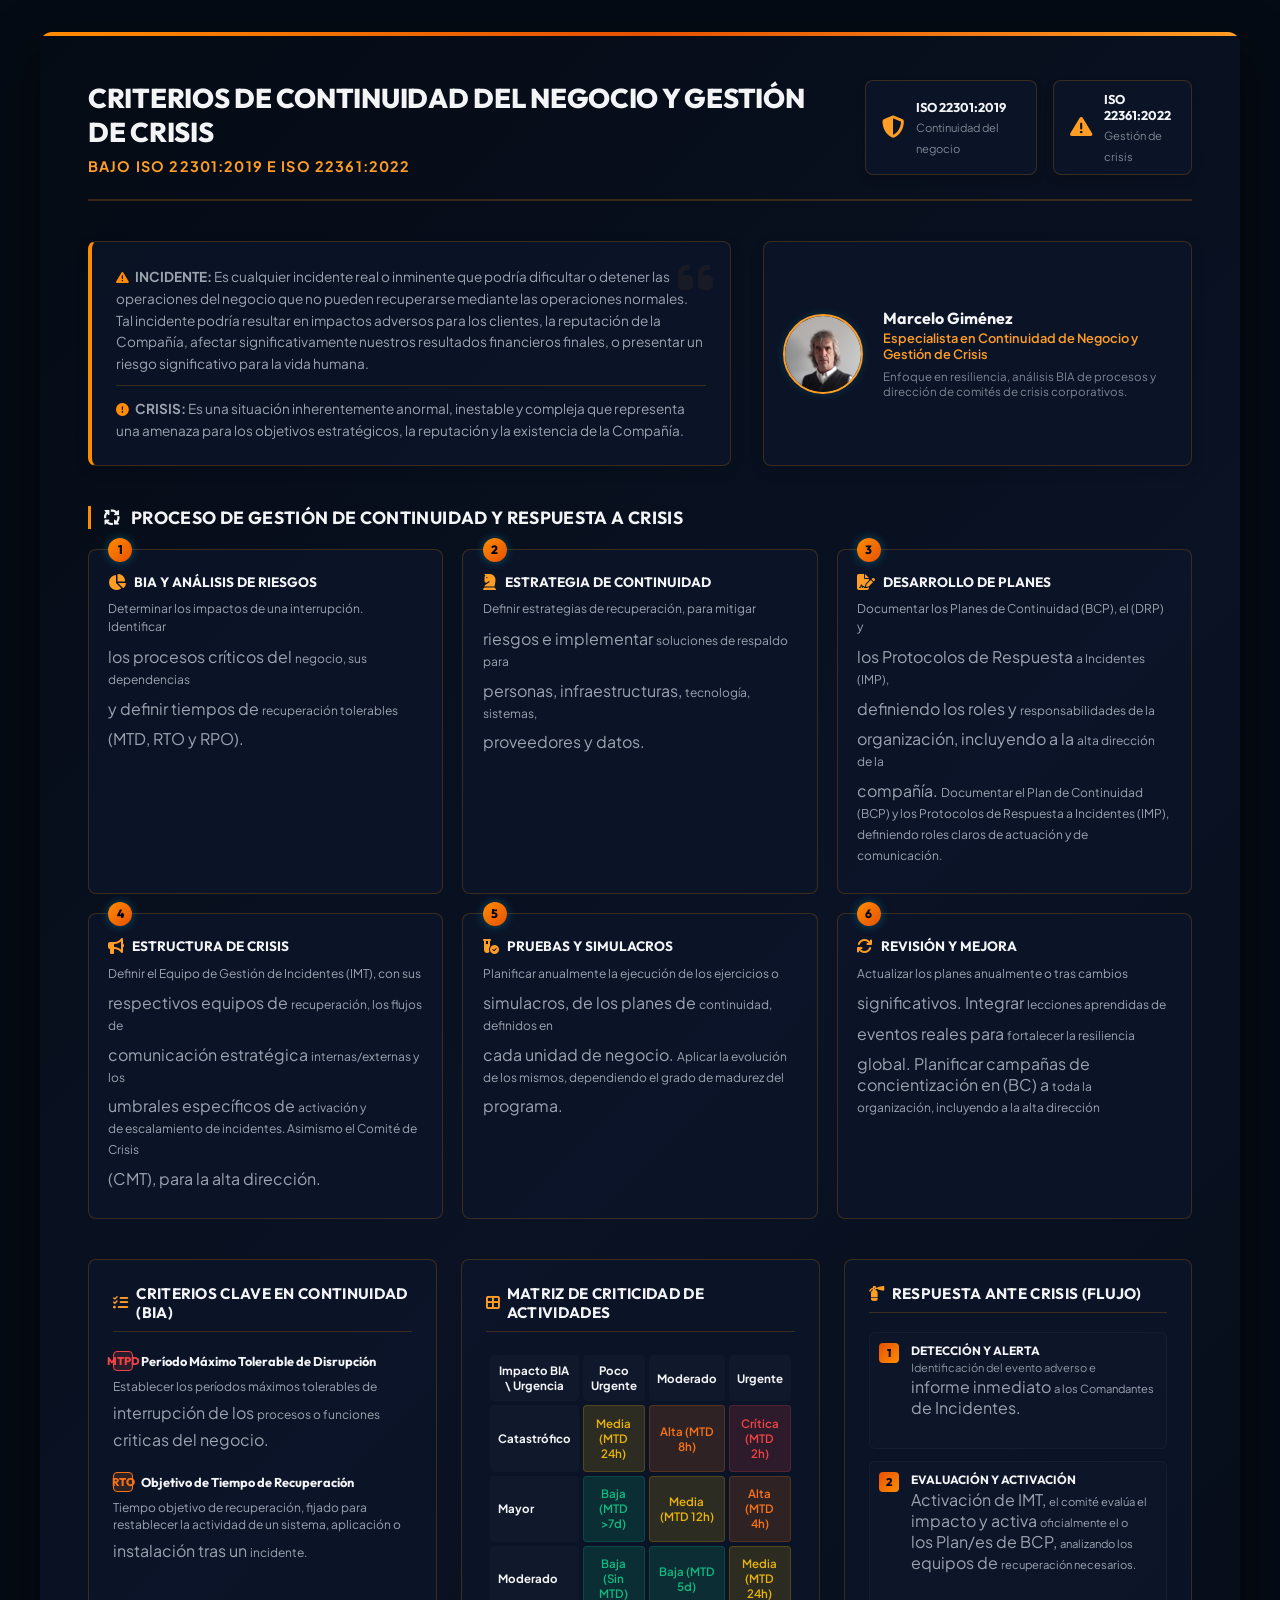
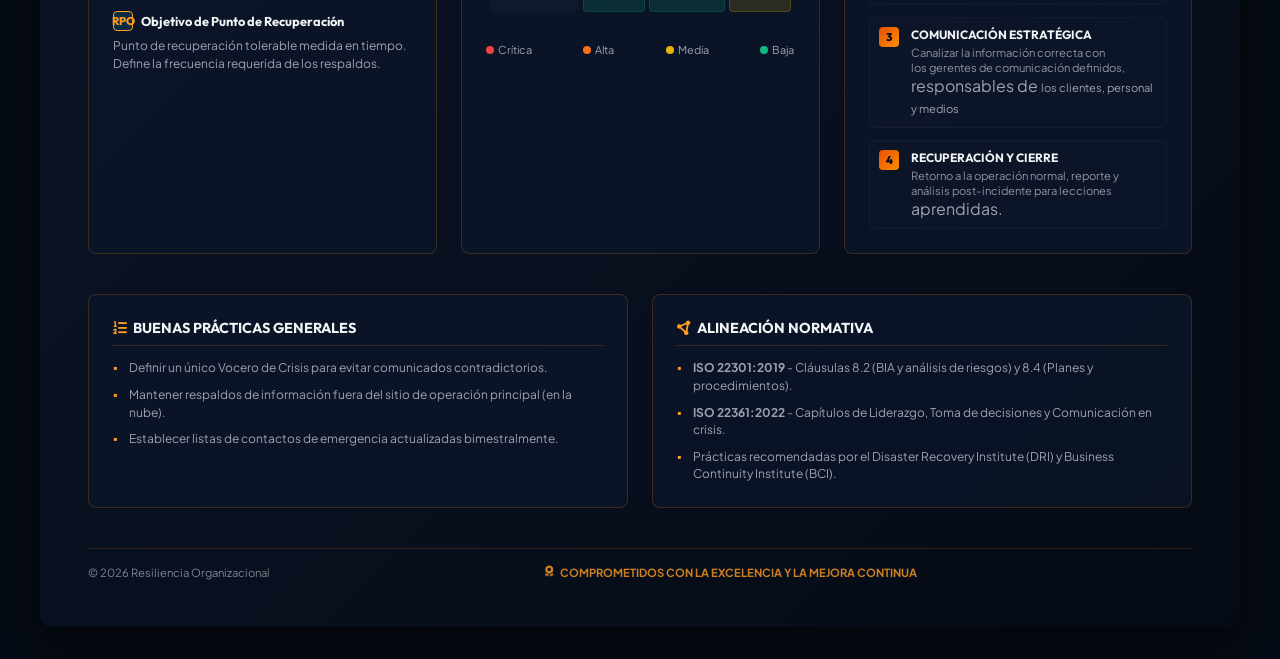
<file: Infografia-Continuidad-Marcelo-Giménez.html>
<!DOCTYPE html>
<html lang="es">
<head>
    <meta charset="UTF-8">
    <meta name="viewport" content="width=device-width, initial-scale=1.0">
    <title>Creador de Infografía - Continuidad de Negocio y Gestión de Crisis</title>
    <!-- Google Fonts -->
    <link rel="preconnect" href="https://fonts.googleapis.com">
    <link rel="preconnect" href="https://fonts.gstatic.com" crossorigin="">
    <link href="https://fonts.googleapis.com/css2?family=Outfit:wght@300;400;500;600;700;800&amp;family=Plus+Jakarta+Sans:wght@300;400;500;600;700;800&amp;display=swap" rel="stylesheet">
    <!-- FontAwesome Icons -->
    <link rel="stylesheet" href="https://cdnjs.cloudflare.com/ajax/libs/font-awesome/6.4.0/css/all.min.css">
    <!-- html2canvas for high quality PNG export -->
    
    <style>
/* ==========================================================================
   DESIGN SYSTEM & VARIABLES
   ========================================================================== */
:root {
    /* UI System Colors (The app wrapper, sidebar, and control bar) */
    --ui-bg: #090d16;
    --ui-sidebar-bg: #0e1626;
    --ui-card-bg: rgba(20, 30, 54, 0.6);
    --ui-border: rgba(14, 116, 144, 0.3);
    --ui-text-primary: #f8fafc;
    --ui-text-secondary: #94a3b8;
    --ui-accent: #06b6d4;
    --ui-accent-hover: #22d3ee;
    --ui-input-bg: #111a2e;
    --ui-input-border: #1e293b;
    --ui-shadow: 0 10px 30px -10px rgba(0, 0, 0, 0.5);

    /* Infographic Theme Defaults - Overrideable via presets */
    --theme-bg-gradient: linear-gradient(135deg, #090d16 0%, #0e1e38 100%);
    --theme-primary: #06b6d4;
    --theme-secondary: #0ea5e9;
    --theme-accent: #10b981;
    --theme-card-bg: rgba(15, 23, 42, 0.8);
    --theme-card-border: rgba(6, 182, 212, 0.15);
    --theme-text-header: #f8fafc;
    --theme-text-body: #cbd5e1;
    --theme-title-font: 'Outfit', sans-serif;
    --theme-body-font: 'Plus Jakarta Sans', sans-serif;

    /* Status Colors for matrix and tags */
    --cell-critical-bg: rgba(239, 68, 68, 0.15);
    --cell-critical-text: #ef4444;
    --cell-high-bg: rgba(249, 115, 22, 0.15);
    --cell-high-text: #f97316;
    --cell-medium-bg: rgba(234, 179, 8, 0.15);
    --cell-medium-text: #eab308;
    --cell-low-bg: rgba(16, 185, 129, 0.15);
    --cell-low-text: #10b981;
}

/* ==========================================================================
   THEME PRESETS
   ========================================================================== */

/* 1. Oceanic (Default Celeste/Blue) */
.infographic-theme-oceanic {
    --theme-bg-gradient: linear-gradient(135deg, #070a13 0%, #0f172a 50%, #1e293b 100%);
    --theme-primary: #00f0ff;
    --theme-secondary: #3b82f6;
    --theme-accent: #38bdf8;
    --theme-card-bg: rgba(11, 17, 32, 0.85);
    --theme-card-border: rgba(0, 240, 255, 0.2);
    --theme-text-header: #f8fafc;
    --theme-text-body: #cbd5e1;
}

/* 2. Emerald (Green) */
.infographic-theme-emerald {
    --theme-bg-gradient: linear-gradient(135deg, #022c22 0%, #064e3b 50%, #022c22 100%);
    --theme-card-bg: rgba(6, 78, 59, 0.5);
    --theme-card-border: rgba(52, 211, 153, 0.18);
    --theme-primary: #10b981;
    --theme-secondary: #059669;
    --theme-accent: #34d399;
    --theme-text-header: #f0fdf4;
    --theme-text-body: #d1fae5;
}

/* 3. Burgundy (Red/Wine) */
.infographic-theme-burgundy {
    --theme-bg-gradient: linear-gradient(135deg, #4c0519 0%, #881337 50%, #4c0519 100%);
    --theme-card-bg: rgba(136, 19, 55, 0.45);
    --theme-card-border: rgba(251, 113, 133, 0.18);
    --theme-primary: #f43f5e;
    --theme-secondary: #be123c;
    --theme-accent: #fb7185;
    --theme-text-header: #fff1f2;
    --theme-text-body: #ffe4e6;
}

/* 4. Carbon (Dark Zinc) */
.infographic-theme-carbon {
    --theme-bg-gradient: linear-gradient(135deg, #09090b 0%, #1c1c1e 50%, #09090b 100%);
    --theme-card-bg: rgba(39, 39, 42, 0.45);
    --theme-card-border: rgba(161, 161, 170, 0.18);
    --theme-primary: #a1a1aa;
    --theme-secondary: #52525b;
    --theme-accent: #e4e4e7;
    --theme-text-header: #fafafa;
    --theme-text-body: #e4e4e7;
}

/* 5. Negocios Digitales (Naranja Cyber) */
.infographic-theme-cyber-orange {
    --theme-bg-gradient: linear-gradient(135deg, #050b14 0%, #0a1224 50%, #050b14 100%);
    --theme-card-bg: rgba(13, 22, 42, 0.75);
    --theme-card-border: rgba(255, 140, 0, 0.2);
    --theme-primary: #ff8c00;
    --theme-secondary: #e65100;
    --theme-accent: #ff9d24;
    --theme-text-header: #f3f4f6;
    --theme-text-body: #9ca3af;
}

/* 6. Light Corporate (Claro) */
.infographic-theme-light {
    --theme-bg-gradient: linear-gradient(135deg, #f8fafc 0%, #f1f5f9 50%, #e2e8f0 100%);
    --theme-card-bg: rgba(255, 255, 255, 0.88);
    --theme-card-border: rgba(15, 23, 42, 0.12);
    --theme-primary: #1e3a8a;
    --theme-secondary: #1d4ed8;
    --theme-accent: #0284c7;
    --theme-text-header: #0f172a;
    --theme-text-body: #334155;

    /* Custom light contrast colors for matrix cells */
    --cell-critical-bg: rgba(239, 68, 68, 0.15);
    --cell-critical-text: #b91c1c;
    --cell-high-bg: rgba(249, 115, 22, 0.15);
    --cell-high-text: #c2410c;
    --cell-medium-bg: rgba(234, 179, 8, 0.15);
    --cell-medium-text: #a16207;
    --cell-low-bg: rgba(34, 197, 94, 0.15);
    --cell-low-text: #15803d;
}

/* ==========================================================================
   GENERAL STYLES & RESET
   ========================================================================== */
* {
    margin: 0;
    padding: 0;
    box-sizing: border-box;
}

body {
    background-color: #030712;
    color: var(--ui-text-primary);
    font-family: 'Plus Jakarta Sans', sans-serif;
    overflow-x: hidden;
    min-height: 100vh;
}

/* App Container Layout */
.app-container {
    display: flex;
    flex-direction: column;
    min-height: 100vh;
}

/* ==========================================================================
   HORIZONTAL TOPBAR PANEL (MODERNIZED RE-DESIGN)
   ========================================================================== */
.horizontal-topbar {
    background-color: var(--ui-sidebar-bg);
    border-bottom: 1px solid var(--ui-border);
    padding: 1rem 2rem;
    display: flex;
    flex-direction: row;
    align-items: center;
    gap: 2rem;
    position: sticky;
    top: 0;
    z-index: 100;
    box-shadow: 0 4px 20px rgba(0, 0, 0, 0.3);
}

.sidebar-header {
    display: flex;
    align-items: center;
    gap: 0.75rem;
    min-width: fit-content;
}

.brand-icon {
    font-size: 1.8rem;
    color: var(--ui-accent);
    filter: drop-shadow(0 0 8px rgba(6, 182, 212, 0.5));
}

.sidebar-header h2 {
    font-family: 'Space Grotesk', sans-serif;
    font-size: 1.4rem;
    font-weight: 700;
    background: linear-gradient(135deg, #f8fafc, var(--ui-accent));
    -webkit-background-clip: text;
    -webkit-text-fill-color: transparent;
}

/* Controls Grid in Topbar */
.topbar-controls {
    display: flex;
    flex-wrap: wrap;
    align-items: flex-end;
    gap: 1.5rem;
    flex-grow: 1;
}

.control-item {
    display: flex;
    flex-direction: column;
    gap: 0.5rem;
    flex-grow: 1;
    min-width: 140px;
}

.control-item.text-enfoque {
    flex-grow: 2;
    min-width: 200px;
}

.control-item label {
    font-size: 0.75rem;
    text-transform: uppercase;
    font-weight: 700;
    color: var(--ui-text-secondary);
    display: flex;
    align-items: center;
    gap: 0.35rem;
    letter-spacing: 0.05em;
}

.control-item label i {
    color: var(--ui-accent);
}

.control-item input[type="text"] {
    background-color: var(--ui-input-bg);
    border: 1px solid var(--ui-input-border);
    color: var(--ui-text-primary);
    padding: 0.6rem 0.8rem;
    border-radius: 6px;
    font-size: 0.85rem;
    transition: all 0.2s ease;
    width: 100%;
}

.control-item input[type="text"]:focus {
    outline: none;
    border-color: var(--ui-accent);
    box-shadow: 0 0 8px rgba(6, 182, 212, 0.2);
}

/* Profile Photo upload button */
.photo-upload-btn button {
    background-color: var(--ui-input-bg);
    border: 1px solid var(--ui-input-border);
    color: var(--ui-text-primary);
    padding: 0.6rem 1rem;
    border-radius: 6px;
    font-size: 0.85rem;
    cursor: pointer;
    display: flex;
    align-items: center;
    justify-content: center;
    gap: 0.5rem;
    width: 100%;
    transition: all 0.2s ease;
}

.photo-upload-btn button:hover {
    border-color: var(--ui-accent);
    color: var(--ui-accent);
    background-color: rgba(6, 182, 212, 0.05);
}

/* Preset Selector Styles */
.color-presets {
    display: flex;
    gap: 0.5rem;
    padding: 0.2rem 0;
}

.color-preset {
    width: 32px;
    height: 32px;
    border-radius: 50%;
    border: 2px solid transparent;
    cursor: pointer;
    transition: all 0.2s ease;
    position: relative;
}

.color-preset:hover {
    transform: scale(1.1);
}

.color-preset.active {
    border-color: var(--ui-accent);
    box-shadow: 0 0 10px var(--ui-accent);
}

/* Font Colors Picker Grid */
.color-picker-wrapper {
    display: flex;
    gap: 1rem;
    align-items: center;
}

.picker-item {
    display: flex;
    align-items: center;
    gap: 0.4rem;
}

.picker-item input[type="color"] {
    -webkit-appearance: none;
    -moz-appearance: none;
    appearance: none;
    width: 24px;
    height: 24px;
    background-color: transparent;
    border: none;
    cursor: pointer;
}

.picker-item input[type="color"]::-webkit-color-swatch {
    border-radius: 4px;
    border: 1px solid var(--ui-input-border);
}

.picker-item input[type="color"]::-moz-color-swatch {
    border-radius: 4px;
    border: 1px solid var(--ui-input-border);
}

.picker-item span {
    font-size: 0.75rem;
    color: var(--ui-text-secondary);
}

/* Actions control buttons */
.actions-control {
    flex-direction: row;
    min-width: 180px;
    gap: 0.5rem;
}

.btn-primary, .btn-secondary {
    padding: 0.65rem 1.2rem;
    border-radius: 6px;
    font-weight: 600;
    font-size: 0.85rem;
    cursor: pointer;
    display: flex;
    align-items: center;
    justify-content: center;
    gap: 0.5rem;
    transition: all 0.2s ease;
    flex: 1;
}

.btn-primary {
    background-color: var(--ui-accent);
    border: 1px solid var(--ui-accent);
    color: #020617;
}

.btn-primary:hover {
    background-color: var(--ui-accent-hover);
    border-color: var(--ui-accent-hover);
    box-shadow: 0 0 12px rgba(6, 182, 212, 0.4);
}

.btn-secondary {
    background-color: transparent;
    border: 1px solid var(--ui-input-border);
    color: var(--ui-text-primary);
}

.btn-secondary:hover {
    border-color: var(--ui-accent);
    color: var(--ui-accent);
    background-color: rgba(6, 182, 212, 0.05);
}

/* ==========================================================================
   PREVIEW WORKSPACE AREA
   ========================================================================== */
.preview-area {
    flex-grow: 1;
    background-color: #03050a;
    padding: 2.5rem 1.5rem;
    display: flex;
    justify-content: center;
    align-items: flex-start;
    overflow-y: auto;
}

/* Canvas Wrapper keeping the high-quality proportion clean */
.canvas-wrapper {
    width: 100%;
    max-width: 1200px;
    box-shadow: 0 25px 50px -12px rgba(0, 0, 0, 0.7);
    border-radius: 12px;
    overflow: hidden;
}

/* ==========================================================================
   INFOGRAPHIC CANVAS (THE HIGH-END CYBER DESIGN)
   ========================================================================== */
#infographic-canvas {
    background: var(--theme-bg-gradient);
    color: var(--theme-text-body);
    font-family: var(--theme-body-font);
    padding: 3rem;
    display: flex;
    flex-direction: column;
    gap: 2.5rem;
    position: relative;
    width: 100%;
    min-height: 1400px;
    transition: background 0.3s ease, color 0.3s ease;
}

/* Border effects simulating cyber panels */
#infographic-canvas::before {
    content: '';
    position: absolute;
    top: 0;
    left: 0;
    right: 0;
    height: 4px;
    background: linear-gradient(90deg, var(--theme-primary), var(--theme-secondary), var(--theme-accent));
}

/* Editable Focus Indicator */
[contenteditable="true"] {
    outline: none;
    border-bottom: 1px dashed transparent;
    transition: all 0.15s ease;
}

[contenteditable="true"]:hover {
    border-bottom-color: var(--theme-primary);
    background-color: rgba(255, 255, 255, 0.02);
}

[contenteditable="true"]:focus {
    border-bottom-style: solid;
    border-bottom-color: var(--theme-primary);
    background-color: rgba(255, 255, 255, 0.05);
}

/* ==========================================================================
   INFOGRAPHIC HEADER
   ========================================================================== */
.info-header {
    display: flex;
    justify-content: space-between;
    align-items: center;
    border-bottom: 2px solid var(--theme-card-border);
    padding-bottom: 1.5rem;
    gap: 2rem;
}

.header-main {
    flex-grow: 1;
}

.header-main h1 {
    font-family: var(--theme-title-font);
    font-size: 1.7rem;
    font-weight: 800;
    line-height: 1.25;
    color: var(--theme-text-header);
    letter-spacing: -0.01em;
}

.header-subtitle {
    font-size: 0.9rem;
    text-transform: uppercase;
    font-weight: 700;
    color: var(--theme-accent);
    margin-top: 0.5rem;
    letter-spacing: 0.08em;
}

/* Header Badges */
.header-badges {
    display: flex;
    gap: 1rem;
}

.header-badge {
    background-color: var(--theme-card-bg);
    border: 1px solid var(--theme-card-border);
    padding: 0.6rem 1rem;
    border-radius: 8px;
    display: flex;
    align-items: center;
    gap: 0.75rem;
    box-shadow: 0 4px 10px rgba(0, 0, 0, 0.15);
}

.badge-icon {
    font-size: 1.4rem;
    color: var(--theme-accent);
}

.header-badge strong {
    display: block;
    font-size: 0.8rem;
    color: var(--theme-text-header);
    font-family: var(--theme-title-font);
}

.header-badge span {
    font-size: 0.7rem;
    color: var(--theme-text-body);
    opacity: 0.8;
}

/* ==========================================================================
   INTRO BAR & AUTHOR PROFILE
   ========================================================================== */
.intro-bar {
    display: grid;
    grid-template-columns: 1.8fr 1.2fr;
    gap: 2rem;
    align-items: stretch;
}

.intro-text-block {
    background-color: var(--theme-card-bg);
    border: 1px solid var(--theme-card-border);
    border-left: 4px solid var(--theme-primary);
    padding: 1.5rem;
    border-radius: 8px;
    display: flex;
    flex-direction: column;
    justify-content: center;
    position: relative;
    box-shadow: 0 4px 15px rgba(0, 0, 0, 0.1);
}

.quote-icon {
    position: absolute;
    top: 1rem;
    right: 1rem;
    font-size: 2.5rem;
    opacity: 0.05;
    color: var(--theme-accent);
}

.intro-text-block p {
    font-size: 0.85rem;
    line-height: 1.6;
    color: var(--theme-text-body);
}

/* Author badge styling */
.author-badge-card {
    background-color: var(--theme-card-bg);
    border: 1px solid var(--theme-card-border);
    border-radius: 8px;
    padding: 1.2rem;
    display: flex;
    align-items: center;
    gap: 1.2rem;
    box-shadow: 0 4px 15px rgba(0, 0, 0, 0.1);
}

.author-image-container {
    position: relative;
    width: 80px;
    height: 80px;
    border-radius: 50%;
    overflow: hidden;
    border: 2px solid var(--theme-accent);
    box-shadow: 0 0 10px rgba(6, 182, 212, 0.2);
    cursor: pointer;
    flex-shrink: 0;
}

.author-image-container img {
    width: 100%;
    height: 100%;
    object-fit: cover;
}

.photo-overlay {
    position: absolute;
    top: 0;
    left: 0;
    right: 0;
    bottom: 0;
    background-color: rgba(0, 0, 0, 0.5);
    display: flex;
    align-items: center;
    justify-content: center;
    opacity: 0;
    transition: opacity 0.2s ease;
    color: #ffffff;
    font-size: 1rem;
}

.author-image-container:hover .photo-overlay {
    opacity: 1;
}

.author-details {
    display: flex;
    flex-direction: column;
    justify-content: center;
}

.author-details h3 {
    font-family: var(--theme-title-font);
    font-size: 1rem;
    color: var(--theme-text-header);
    margin-bottom: 0.15rem;
}

.author-role {
    font-size: 0.8rem;
    color: var(--theme-accent);
    font-weight: 600;
    margin-bottom: 0.4rem;
}

.author-desc {
    font-size: 0.72rem;
    color: var(--theme-text-body);
    opacity: 0.8;
    line-height: 1.35;
}

/* ==========================================================================
   WORKFLOW GRID
   ========================================================================== */
.section-title {
    font-family: var(--theme-title-font);
    font-size: 1.1rem;
    color: var(--theme-text-header);
    margin-bottom: 1.2rem;
    display: flex;
    align-items: center;
    gap: 0.6rem;
    letter-spacing: 0.02em;
    border-left: 3px solid var(--theme-primary);
    padding-left: 0.75rem;
    text-transform: uppercase;
}

.steps-grid {
    display: grid;
    grid-template-columns: repeat(3, 1fr);
    gap: 1.2rem;
}

.step-card {
    background-color: var(--theme-card-bg);
    border: 1px solid var(--theme-card-border);
    border-radius: 8px;
    padding: 1.2rem;
    position: relative;
    transition: transform 0.2s ease, border-color 0.2s ease;
    display: flex;
    flex-direction: column;
    gap: 0.6rem;
}

.step-num {
    position: absolute;
    top: -0.75rem;
    left: 1.2rem;
    background: linear-gradient(135deg, var(--theme-primary), var(--theme-secondary));
    color: #020617;
    width: 24px;
    height: 24px;
    border-radius: 50%;
    font-weight: 800;
    font-size: 0.75rem;
    display: flex;
    align-items: center;
    justify-content: center;
    box-shadow: 0 0 10px rgba(6, 182, 212, 0.4);
    font-family: var(--theme-title-font);
}

.step-header {
    display: flex;
    align-items: center;
    gap: 0.5rem;
    margin-top: 0.25rem;
}

.step-icon {
    font-size: 1rem;
    color: var(--theme-accent);
}

.step-header h4 {
    font-family: var(--theme-title-font);
    font-size: 0.85rem;
    color: var(--theme-text-header);
    font-weight: 700;
}

.step-card p {
    font-size: 0.75rem;
    line-height: 1.5;
    color: var(--theme-text-body);
}

/* ==========================================================================
   METRICS & MATRIX SECTION
   ========================================================================== */
.main-metrics-grid {
    display: grid;
    grid-template-columns: 1fr 1fr 1fr;
    gap: 1.5rem;
}

.metrics-card {
    background-color: var(--theme-card-bg);
    border: 1px solid var(--theme-card-border);
    border-radius: 8px;
    padding: 1.5rem;
    display: flex;
    flex-direction: column;
    gap: 1.2rem;
}

.card-title {
    font-family: var(--theme-title-font);
    font-size: 0.95rem;
    color: var(--theme-text-header);
    border-bottom: 1px solid var(--theme-card-border);
    padding-bottom: 0.6rem;
    display: flex;
    align-items: center;
    gap: 0.5rem;
    text-transform: uppercase;
    letter-spacing: 0.02em;
}

.card-title i {
    color: var(--theme-accent);
}

/* Column 1: BIA List */
.criteria-list {
    display: flex;
    flex-direction: column;
    gap: 1rem;
}

.criteria-item {
    display: flex;
    flex-direction: column;
    gap: 0.4rem;
}

.criteria-meta {
    display: flex;
    align-items: center;
    gap: 0.5rem;
}

.badge-tag {
    font-size: 0.7rem;
    font-weight: 800;
    width: 20px;
    height: 20px;
    border-radius: 4px;
    display: flex;
    align-items: center;
    justify-content: center;
    font-family: var(--theme-title-font);
}

.badge-tag.red {
    background-color: rgba(239, 68, 68, 0.15);
    color: #ef4444;
    border: 1px solid #ef4444;
}

.badge-tag.orange {
    background-color: rgba(249, 115, 22, 0.15);
    color: #f97316;
    border: 1px solid #f97316;
}

.badge-tag.blue {
    background-color: rgba(6, 182, 212, 0.15);
    color: var(--theme-accent);
    border: 1px solid var(--theme-accent);
}

.criteria-meta strong {
    font-size: 0.8rem;
    color: var(--theme-text-header);
    font-family: var(--theme-title-font);
}

.criteria-item p {
    font-size: 0.75rem;
    line-height: 1.45;
    color: var(--theme-text-body);
}

/* Column 2: Matrix Table Grid */
.matrix-table {
    width: 100%;
    border-collapse: separate;
    border-spacing: 4px;
    font-size: 0.72rem;
}

.matrix-table th {
    padding: 0.5rem;
    font-weight: 700;
    color: var(--theme-text-header);
    text-align: center;
    background-color: rgba(255, 255, 255, 0.02);
    border-radius: 4px;
}

.matrix-side-col {
    font-weight: 700;
    color: var(--theme-text-header);
    text-align: left;
    background-color: rgba(255, 255, 255, 0.02);
    padding: 0.5rem;
    border-radius: 4px;
}

.cell-level {
    padding: 0.6rem 0.4rem;
    text-align: center;
    font-weight: 600;
    border-radius: 4px;
    border: 1px solid transparent;
}

.cell-level.critical {
    background-color: var(--cell-critical-bg);
    color: var(--cell-critical-text);
    border-color: rgba(239, 68, 68, 0.2);
}

.cell-level.high {
    background-color: var(--cell-high-bg);
    color: var(--cell-high-text);
    border-color: rgba(249, 115, 22, 0.2);
}

.cell-level.medium {
    background-color: var(--cell-medium-bg);
    color: var(--cell-medium-text);
    border-color: rgba(234, 179, 8, 0.2);
}

.cell-level.low {
    background-color: var(--cell-low-bg);
    color: var(--cell-low-text);
    border-color: rgba(16, 185, 129, 0.2);
}

/* Matrix Legend indicators */
.matrix-legend {
    display: flex;
    justify-content: space-between;
    font-size: 0.68rem;
    margin-top: 0.5rem;
}

.legend-item {
    display: flex;
    align-items: center;
    gap: 0.25rem;
    color: var(--theme-text-body);
}

.dot {
    width: 8px;
    height: 8px;
    border-radius: 50%;
    display: inline-block;
}

.dot.critical { background-color: #ef4444; }
.dot.high { background-color: #f97316; }
.dot.medium { background-color: #eab308; }
.dot.low { background-color: #10b981; }

/* Column 3: Control Groups Flow */
.crisis-flow {
    display: flex;
    flex-direction: column;
    gap: 0.75rem;
}

.flow-step {
    display: flex;
    align-items: flex-start;
    gap: 0.75rem;
    background-color: rgba(255, 255, 255, 0.01);
    border: 1px solid rgba(255, 255, 255, 0.03);
    border-radius: 6px;
    padding: 0.6rem;
}

.flow-num {
    background: linear-gradient(135deg, var(--theme-secondary), var(--theme-primary));
    color: #020617;
    font-weight: 800;
    font-size: 0.7rem;
    width: 20px;
    height: 20px;
    border-radius: 4px;
    display: flex;
    align-items: center;
    justify-content: center;
    flex-shrink: 0;
    font-family: var(--theme-title-font);
}

.flow-details {
    flex-grow: 1;
}

.flow-details strong {
    display: block;
    font-size: 0.75rem;
    color: var(--theme-text-header);
    font-family: var(--theme-title-font);
    margin-bottom: 0.15rem;
}

.flow-details p {
    font-size: 0.7rem;
    line-height: 1.35;
    color: var(--theme-text-body);
    opacity: 0.9;
}

/* ==========================================================================
   ALIGNMENT BOXES
   ========================================================================== */
.section-alignment {
    width: 100%;
}

.alignment-grid {
    display: grid;
    grid-template-columns: 1fr 1fr;
    gap: 1.5rem;
}

.alignment-box {
    background-color: var(--theme-card-bg);
    border: 1px solid var(--theme-card-border);
    border-radius: 8px;
    padding: 1.5rem;
}

.alignment-box h4 {
    font-family: var(--theme-title-font);
    font-size: 0.9rem;
    color: var(--theme-text-header);
    margin-bottom: 0.8rem;
    display: flex;
    align-items: center;
    gap: 0.4rem;
    border-bottom: 1px solid var(--theme-card-border);
    padding-bottom: 0.5rem;
    text-transform: uppercase;
}

.alignment-box h4 i {
    color: var(--theme-accent);
}

.alignment-box ul {
    list-style: none;
    display: flex;
    flex-direction: column;
    gap: 0.6rem;
}

.alignment-box li {
    font-size: 0.75rem;
    line-height: 1.45;
    position: relative;
    padding-left: 1rem;
    color: var(--theme-text-body);
}

.alignment-box li::before {
    content: '▪';
    position: absolute;
    left: 0;
    color: var(--theme-accent);
}

/* ==========================================================================
   FOOTER SECTION
   ========================================================================== */
.info-footer {
    display: flex;
    justify-content: space-between;
    align-items: center;
    border-top: 1px solid var(--theme-card-border);
    padding-top: 1rem;
    font-size: 0.7rem;
    color: var(--theme-text-body);
    opacity: 0.8;
}

.footer-seal {
    display: flex;
    align-items: center;
    gap: 0.4rem;
    color: var(--theme-accent);
    font-weight: 700;
}

/* ==========================================================================
   RESPONSIVE DESIGN (BREAKPOINT: 768px for clean full horizontal controls)
   ========================================================================== */
@media screen and (max-width: 900px) {
    .steps-grid {
        grid-template-columns: repeat(2, 1fr);
    }
    
    .main-metrics-grid {
        grid-template-columns: 1fr;
    }
}

@media screen and (max-width: 768px) {
    .horizontal-topbar {
        flex-direction: column;
        align-items: stretch;
        padding: 1rem;
        gap: 1rem;
    }

    .topbar-controls {
        gap: 0.75rem;
    }

    .preview-area {
        padding: 1rem 0.5rem;
    }

    #infographic-canvas {
        padding: 1.5rem;
        gap: 1.5rem;
    }

    .info-header {
        flex-direction: column;
        align-items: flex-start;
        gap: 1rem;
    }

    .intro-bar {
        grid-template-columns: 1fr;
        gap: 1.2rem;
    }

    .steps-grid {
        grid-template-columns: 1fr;
    }

    .alignment-grid {
        grid-template-columns: 1fr;
    }
}

/* ==========================================================================
   PRINT MEDIA STYLES (EXCLUDES CONTROLS)
   ========================================================================== */
@media print {
    body {
        background-color: #ffffff !important;
        color: #000000 !important;
    }

    .horizontal-topbar, .actions-control {
        display: none !important;
    }

    .preview-area {
        padding: 0 !important;
        background-color: transparent !important;
    }

    .canvas-wrapper {
        box-shadow: none !important;
        border-radius: 0 !important;
        max-width: 100% !important;
    }

    #infographic-canvas {
        padding: 0 !important;
        background-color: #ffffff !important;
        color: #000000 !important;
    }

    [contenteditable="true"]:hover, [contenteditable="true"]:focus {
        background-color: transparent !important;
        border-bottom-color: transparent !important;
    }
}

</style>
    <!-- Main Interactive Script -->
    
<style>
                /* Ajustes de producción para pantalla completa */
                body {
                    background-color: var(--theme-bg, #050b14) !important;
                    overflow-y: auto !important;
                    min-height: 100vh;
                }
                .app-container {
                    min-height: auto !important;
                    display: block !important;
                }
                .preview-area {
                    padding: 2rem 1rem !important;
                    background-color: transparent !important;
                    display: block !important;
                    overflow: visible !important;
                }
                .canvas-wrapper {
                    box-shadow: 0 20px 50px rgba(0, 0, 0, 0.5) !important;
                    margin: 0 auto !important;
                }
                @media (max-width: 768px) {
                    .preview-area {
                        padding: 0.5rem !important;
                    }
                }
            </style></head>
<body>
    <div class="app-container">
        <!-- Horizontal Top Bar Control Panel -->
        

        <!-- Main Workspace (Infographic Preview) -->
        <main class="preview-area">
            <!-- Scroll Wrapper to handle overflow beautifully -->
            <div class="canvas-wrapper">
                <div id="infographic-canvas" class="infographic-theme-cyber-orange">
                    
                    <!-- HEADER SECTION -->
                    <header class="info-header">
                        <div class="header-main">
                            <h1 id="info-main-title" data-persisted="true">CRITERIOS DE CONTINUIDAD DEL NEGOCIO Y GESTIÓN DE CRISIS</h1>
                            <p class="header-subtitle" data-persisted="true">BAJO ISO 22301:2019 E ISO 22361:2022</p>
                        </div>
                        <div class="header-badges">
                            <div class="header-badge">
                                <i class="fa-solid fa-shield-halved badge-icon"></i>
                                <div>
                                    <strong data-persisted="true">ISO 22301:2019</strong>
                                    <span data-persisted="true">Continuidad del negocio</span>
                                </div>
                            </div>
                            <div class="header-badge">
                                <i class="fa-solid fa-triangle-exclamation badge-icon"></i>
                                <div>
                                    <strong data-persisted="true">ISO 22361:2022</strong>
                                    <span data-persisted="true">Gestión de crisis</span>
                                </div>
                            </div>
                        </div>
                    </header>

                    <!-- INTRO BAR WITH AUTHOR INFO -->
                    <div class="intro-bar">
                        <div class="intro-text-block">
                            <i class="fa-solid fa-quote-left quote-icon"></i>
                            <p id="intro-quote" style="margin-bottom: 12px; border-bottom: 1px solid var(--theme-card-border); padding-bottom: 10px;" data-persisted="true">
                                <strong><i class="fa-solid fa-triangle-exclamation" style="margin-right: 4px; font-size: 0.8rem; color: var(--theme-primary);"></i> INCIDENTE:</strong> Es cualquier incidente real o inminente que podría dificultar o detener las operaciones del negocio que no pueden recuperarse mediante las operaciones normales. Tal incidente podría resultar en impactos adversos para los clientes, la reputación de la Compañía, afectar significativamente nuestros resultados financieros finales, o presentar un riesgo significativo para la vida humana.
                            </p>
                            <p id="intro-quote-crisis" data-persisted="true">
                                <strong><i class="fa-solid fa-circle-exclamation" style="margin-right: 4px; font-size: 0.8rem; color: var(--theme-primary);"></i> CRISIS:</strong> Es una situación inherentemente anormal, inestable y compleja que representa una amenaza para los objetivos estratégicos, la reputación y la existencia de la Compañía.
                            </p>
                        </div>
                        <div class="author-badge-card">
                            <div class="author-image-container" style="cursor: default;">
                                <img id="author-img" src="[data-uri]" alt="Foto de perfil">
                                
                            </div>
                            <div class="author-details">
                                <h3 id="author-name" data-persisted="true">Marcelo Giménez</h3>
                                <p id="author-title" class="author-role" data-persisted="true">Especialista en Continuidad de Negocio y Gestión de Crisis</p>
                                <p id="author-subtext" class="author-desc" data-persisted="true">Enfoque en resiliencia, análisis BIA de procesos  y dirección de comités de crisis corporativos.</p>
                            </div>
                        </div>
                    </div>

                    <!-- WORKFLOW SECTION -->
                    <section class="section-workflow">
                        <h2 class="section-title"><i class="fa-solid fa-arrows-spin"></i> PROCESO DE GESTIÓN DE CONTINUIDAD Y RESPUESTA A CRISIS</h2>
                        
                        <div class="steps-grid">
                            <!-- Step 1 -->
                            <div class="step-card">
                                <div class="step-num">1</div>
                                <div class="step-header">
                                    <i class="fa-solid fa-chart-pie step-icon"></i>
                                    <h4 data-persisted="true">BIA Y ANÁLISIS DE RIESGOS</h4>
                                </div>
                                <p data-persisted="true">Determinar los impactos de&nbsp;<span style="font-size: 0.75rem;">una interrupción. Identificar</span><div>los procesos críticos del&nbsp;<span style="font-size: 0.75rem;">negocio, sus dependencias</span></div><div>y definir tiempos de&nbsp;<span style="font-size: 0.75rem;">recuperación tolerables</span></div><div>(MTD, RTO y RPO).</div><div><br></div></p>
                            </div>
                            <!-- Step 2 -->
                            <div class="step-card">
                                <div class="step-num">2</div>
                                <div class="step-header">
                                    <i class="fa-solid fa-chess-knight step-icon"></i>
                                    <h4 data-persisted="true">ESTRATEGIA DE CONTINUIDAD</h4>
                                </div>
                                <p data-persisted="true">Definir estrategias de&nbsp;<span style="font-size: 0.75rem;">recuperación, para mitigar</span><div>riesgos e implementar&nbsp;<span style="font-size: 0.75rem;">soluciones de respaldo para</span></div><div>personas, infraestructuras,&nbsp;<span style="font-size: 0.75rem;">tecnología, sistemas,</span></div><div>proveedores y datos.</div></p>
                            </div>
                            <!-- Step 3 -->
                            <div class="step-card">
                                <div class="step-num">3</div>
                                <div class="step-header">
                                    <i class="fa-solid fa-file-signature step-icon"></i>
                                    <h4 data-persisted="true">DESARROLLO DE PLANES</h4>
                                </div>
                                <p data-persisted="true">Documentar los Planes de&nbsp;<span style="font-size: 0.75rem;">Continuidad (BCP), el (DRP) y</span><div>los Protocolos de Respuesta&nbsp;<span style="font-size: 0.75rem;">a Incidentes (IMP),</span></div><div>definiendo los roles y&nbsp;<span style="font-size: 0.75rem;">responsabilidades de la</span></div><div>organización, incluyendo a la&nbsp;<span style="font-size: 0.75rem;">alta dirección de la</span></div><div>compañía.&nbsp;<span style="font-size: 0.75rem;">Documentar el Plan de Continuidad (BCP) y los Protocolos de Respuesta a Incidentes (IMP), definiendo roles claros de actuación y de comunicación.</span></div></p>
                            </div>
                            <!-- Step 4 -->
                            <div class="step-card">
                                <div class="step-num">4</div>
                                <div class="step-header">
                                    <i class="fa-solid fa-bullhorn step-icon"></i>
                                    <h4 data-persisted="true">ESTRUCTURA DE CRISIS</h4>
                                </div>
                                <p data-persisted="true">Definir el Equipo de Gestión&nbsp;<span style="font-size: 0.75rem;">de Incidentes (IMT), con sus</span><div>respectivos equipos de&nbsp;<span style="font-size: 0.75rem;">recuperación, los flujos de</span></div><div>comunicación estratégica&nbsp;<span style="font-size: 0.75rem;">internas/externas y los</span></div><div>umbrales específicos de&nbsp;<span style="font-size: 0.75rem;">activación y de&nbsp;</span><span style="font-size: 0.75rem;">escalamiento de incidentes.&nbsp;</span><span style="font-size: 0.75rem;">Asimismo el Comité de Crisis</span></div><div>(CMT), para la alta dirección.</div></p>
                            </div>
                            <!-- Step 5 -->
                            <div class="step-card">
                                <div class="step-num">5</div>
                                <div class="step-header">
                                    <i class="fa-solid fa-vial-circle-check step-icon"></i>
                                    <h4 data-persisted="true">PRUEBAS Y SIMULACROS</h4>
                                </div>
                                <p data-persisted="true">Planificar anualmente la&nbsp;<span style="font-size: 0.75rem;">ejecución de los ejercicios o</span><div>simulacros, de los planes de&nbsp;<span style="font-size: 0.75rem;">continuidad, definidos en</span></div><div>cada unidad de negocio.&nbsp;<span style="font-size: 0.75rem;">Aplicar la evolución de los mismos, dependiendo el&nbsp;</span><span style="font-size: 0.75rem;">grado de madurez del</span></div><div>programa.</div></p>
                            </div>
                            <!-- Step 6 -->
                            <div class="step-card">
                                <div class="step-num">6</div>
                                <div class="step-header">
                                    <i class="fa-solid fa-arrows-rotate step-icon"></i>
                                    <h4 data-persisted="true">REVISIÓN Y MEJORA</h4>
                                </div>
                                <p data-persisted="true">Actualizar los planes&nbsp;<span style="font-size: 0.75rem;">anualmente o tras cambios</span><div>significativos. Integrar&nbsp;<span style="font-size: 0.75rem;">lecciones aprendidas de</span></div><div>eventos reales para&nbsp;<span style="font-size: 0.75rem;">fortalecer la resiliencia</span></div><div>global. Planificar campañas de concientización en (BC) a&nbsp;<span style="font-size: 0.75rem;">toda la organización,&nbsp;</span><span style="font-size: 0.75rem;">incluyendo a la alta&nbsp;</span><span style="font-size: 0.75rem;">dirección</span></div></p>
                            </div>
                        </div>
                    </section>

                    <!-- METRICS AND MATRICES SECTION -->
                    <div class="main-metrics-grid">
                        
                        <!-- Col 1: Criterios / Glosario -->
                        <section class="metrics-card">
                            <h3 class="card-title"><i class="fa-solid fa-list-check"></i> CRITERIOS CLAVE EN CONTINUIDAD (BIA)</h3>
                            <div class="criteria-list">
                                <div class="criteria-item">
                                    <div class="criteria-meta">
                                        <span class="badge-tag red">MTPD</span>
                                        <strong data-persisted="true">Período Máximo Tolerable de Disrupción</strong>
                                    </div>
                                    <p data-persisted="true">Establecer los&nbsp;<span style="font-size: 0.75rem;">períodos máximos&nbsp;</span><span style="font-size: 0.75rem;">tolerables de</span><div>interrupción de los&nbsp;<span style="font-size: 0.75rem;">procesos o funciones</span></div><div>criticas del negocio.</div></p>
                                </div>
                                <div class="criteria-item">
                                    <div class="criteria-meta">
                                        <span class="badge-tag orange">RTO</span>
                                        <strong data-persisted="true">Objetivo de Tiempo de Recuperación</strong>
                                    </div>
                                    <p data-persisted="true">Tiempo objetivo de&nbsp;<span style="font-size: 0.75rem;">recuperación, fijado&nbsp;</span><span style="font-size: 0.75rem;">para restablecer la&nbsp;</span><span style="font-size: 0.75rem;">actividad de un&nbsp;</span><span style="font-size: 0.75rem;">sistema, aplicación o</span><div>instalación tras un&nbsp;<span style="font-size: 0.75rem;">incidente.</span></div><div><br></div></p>
                                </div>
                                <div class="criteria-item">
                                    <div class="criteria-meta">
                                        <span class="badge-tag blue">RPO</span>
                                        <strong data-persisted="true">Objetivo de Punto de Recuperación</strong>
                                    </div>
                                    <p data-persisted="true">Punto de recuperación&nbsp;<span style="font-size: 0.75rem;">tolerable medida en&nbsp;</span><span style="font-size: 0.75rem;">tiempo. Define la&nbsp;</span><span style="font-size: 0.75rem;">frecuencia requerida&nbsp;</span><span style="font-size: 0.75rem;">de los respaldos.</span><div><br></div></p>
                                </div>
                            </div>
                        </section>

                        <!-- Col 2: Matriz de Crisis -->
                        <section class="metrics-card">
                            <h3 class="card-title"><i class="fa-solid fa-border-all"></i> MATRIZ DE CRITICIDAD DE ACTIVIDADES</h3>
                            
                            <table class="matrix-table">
                                <thead>
                                    <tr>
                                        <th>Impacto BIA \ Urgencia</th>
                                        <th class="matrix-header-col" data-persisted="true">Poco Urgente</th>
                                        <th class="matrix-header-col" data-persisted="true">Moderado</th>
                                        <th class="matrix-header-col" data-persisted="true">Urgente</th>
                                    </tr>
                                </thead>
                                <tbody>
                                    <tr>
                                        <td class="matrix-side-col" data-persisted="true">Catastrófico</td>
                                        <td class="cell-level medium" data-persisted="true">Media<br>(MTD<br>24h)</td>
                                        <td class="cell-level high" data-persisted="true">Alta (MTD<br>8h)<br></td>
                                        <td class="cell-level critical" data-persisted="true">Crítica<br>(MTD<br>2h)<br></td>
                                    </tr>
                                    <tr>
                                        <td class="matrix-side-col" data-persisted="true">Mayor</td>
                                        <td class="cell-level low" data-persisted="true">Baja<br>(MTD<br>&gt;7d)</td>
                                        <td class="cell-level medium" data-persisted="true">Media<br>(MTD 12h)</td>
                                        <td class="cell-level high" data-persisted="true">Alta<br>(MTD<br>4h)<br></td>
                                    </tr>
                                    <tr>
                                        <td class="matrix-side-col" data-persisted="true">Moderado</td>
                                        <td class="cell-level low" data-persisted="true">Baja<br>(Sin<br>MTD)</td>
                                        <td class="cell-level low" data-persisted="true">Baja (MTD<br>5d)<br></td>
                                        <td class="cell-level medium" data-persisted="true">Media<br>(MTD<br>24h)</td>
                                    </tr>
                                </tbody>
                            </table>

                            <div class="matrix-legend">
                                <span class="legend-item"><span class="dot critical"></span> Crítica</span>
                                <span class="legend-item"><span class="dot high"></span> Alta</span>
                                <span class="legend-item"><span class="dot medium"></span> Media</span>
                                <span class="legend-item"><span class="dot low"></span> Baja</span>
                            </div>
                        </section>

                        <!-- Col 3: Flujo de Gestión de Crisis -->
                        <section class="metrics-card">
                            <h3 class="card-title"><i class="fa-solid fa-fire-extinguisher"></i> RESPUESTA ANTE CRISIS (FLUJO)</h3>
                            
                            <div class="crisis-flow">
                                <div class="flow-step">
                                    <div class="flow-num">1</div>
                                    <div class="flow-details">
                                        <strong data-persisted="true">DETECCIÓN Y ALERTA</strong>
                                        <p data-persisted="true">Identificación del&nbsp;<span style="font-size: 0.7rem;">evento adverso e</span><div>informe inmediato&nbsp;<span style="font-size: 0.7rem;">a los Comandantes</span></div><div>de Incidentes.</div><div><br></div></p>
                                    </div>
                                </div>
                                <div class="flow-step">
                                    <div class="flow-num">2</div>
                                    <div class="flow-details">
                                        <strong data-persisted="true">EVALUACIÓN Y ACTIVACIÓN</strong>
                                        <p data-persisted="true"><div>Activación de IMT,&nbsp;<span style="font-size: 0.7rem;">el comité evalúa el</span></div><div>impacto y activa&nbsp;<span style="font-size: 0.7rem;">oficialmente el o</span></div><div>los Plan/es de BCP,&nbsp;<span style="font-size: 0.7rem;">analizando los</span></div><div>equipos de&nbsp;<span style="font-size: 0.7rem;">recuperación&nbsp;</span><span style="font-size: 0.7rem;">necesarios.</span></div><div><br></div></p>
                                    </div>
                                </div>
                                <div class="flow-step">
                                    <div class="flow-num">3</div>
                                    <div class="flow-details">
                                        <strong data-persisted="true">COMUNICACIÓN ESTRATÉGICA</strong>
                                        <p data-persisted="true">Canalizar la&nbsp;<span style="font-size: 0.7rem;">información&nbsp;</span><span style="font-size: 0.7rem;">correcta con los&nbsp;</span><span style="font-size: 0.7rem;">gerentes de&nbsp;</span><span style="font-size: 0.7rem;">comunicación&nbsp;</span><span style="font-size: 0.7rem;">definidos,</span><div>responsables de&nbsp;<span style="font-size: 0.7rem;">los clientes,&nbsp;</span><span style="font-size: 0.7rem;">personal y medios</span></div></p>
                                    </div>
                                </div>
                                <div class="flow-step">
                                    <div class="flow-num">4</div>
                                    <div class="flow-details">
                                        <strong data-persisted="true">RECUPERACIÓN Y CIERRE</strong>
                                        <p data-persisted="true">Retorno a la&nbsp;<span style="font-size: 0.7rem;">operación normal,&nbsp;</span><span style="font-size: 0.7rem;">reporte y análisis&nbsp;</span><span style="font-size: 0.7rem;">post-incidente&nbsp;</span><span style="font-size: 0.7rem;">para lecciones</span><div>aprendidas.</div></p>
                                    </div>
                                </div>
                            </div>
                        </section>
                    </div>

                    <!-- ALIGNMENT AND BEST PRACTICES -->
                    <section class="section-alignment">
                        <div class="alignment-grid">
                            <div class="alignment-box">
                                <h4 data-persisted="true"><i class="fa-solid fa-list-ol"></i> BUENAS PRÁCTICAS GENERALES</h4>
                                <ul>
                                    <li data-persisted="true">Definir un único Vocero de Crisis para evitar comunicados contradictorios.</li>
                                    <li data-persisted="true">Mantener respaldos de información fuera del sitio de operación principal (en la nube).</li>
                                    <li data-persisted="true">Establecer listas de contactos de emergencia actualizadas bimestralmente.</li>
                                </ul>
                            </div>
                            <div class="alignment-box">
                                <h4 data-persisted="true"><i class="fa-solid fa-circle-nodes"></i> ALINEACIÓN NORMATIVA</h4>
                                <ul>
                                    <li data-persisted="true"><strong>ISO 22301:2019</strong> - Cláusulas 8.2 (BIA y análisis de riesgos) y 8.4 (Planes y procedimientos).</li>
                                    <li data-persisted="true"><strong>ISO 22361:2022</strong> - Capítulos de Liderazgo, Toma de decisiones y Comunicación en crisis.</li>
                                    <li data-persisted="true">Prácticas recomendadas por el Disaster Recovery Institute (DRI) y Business Continuity Institute (BCI).</li>
                                </ul>
                            </div>
                        </div>
                    </section>

                    <!-- FOOTER SECTION -->
                    <footer class="info-footer">
                        <div class="footer-left">
                            <span data-persisted="true">© 2026 Resiliencia Organizacional</span>
                        </div>
                        <div class="footer-center">
                            <div class="footer-seal">
                                <i class="fa-solid fa-award"></i>
                                <span data-persisted="true">COMPROMETIDOS CON LA EXCELENCIA Y LA MEJORA CONTINUA</span>
                            </div>
                        </div>
                        <div class="footer-right">
                            <span data-persisted="true"></span>
                        </div>
                    </footer>

                </div>
            </div>
        </main>
    </div>


</body>
</html>
</file>
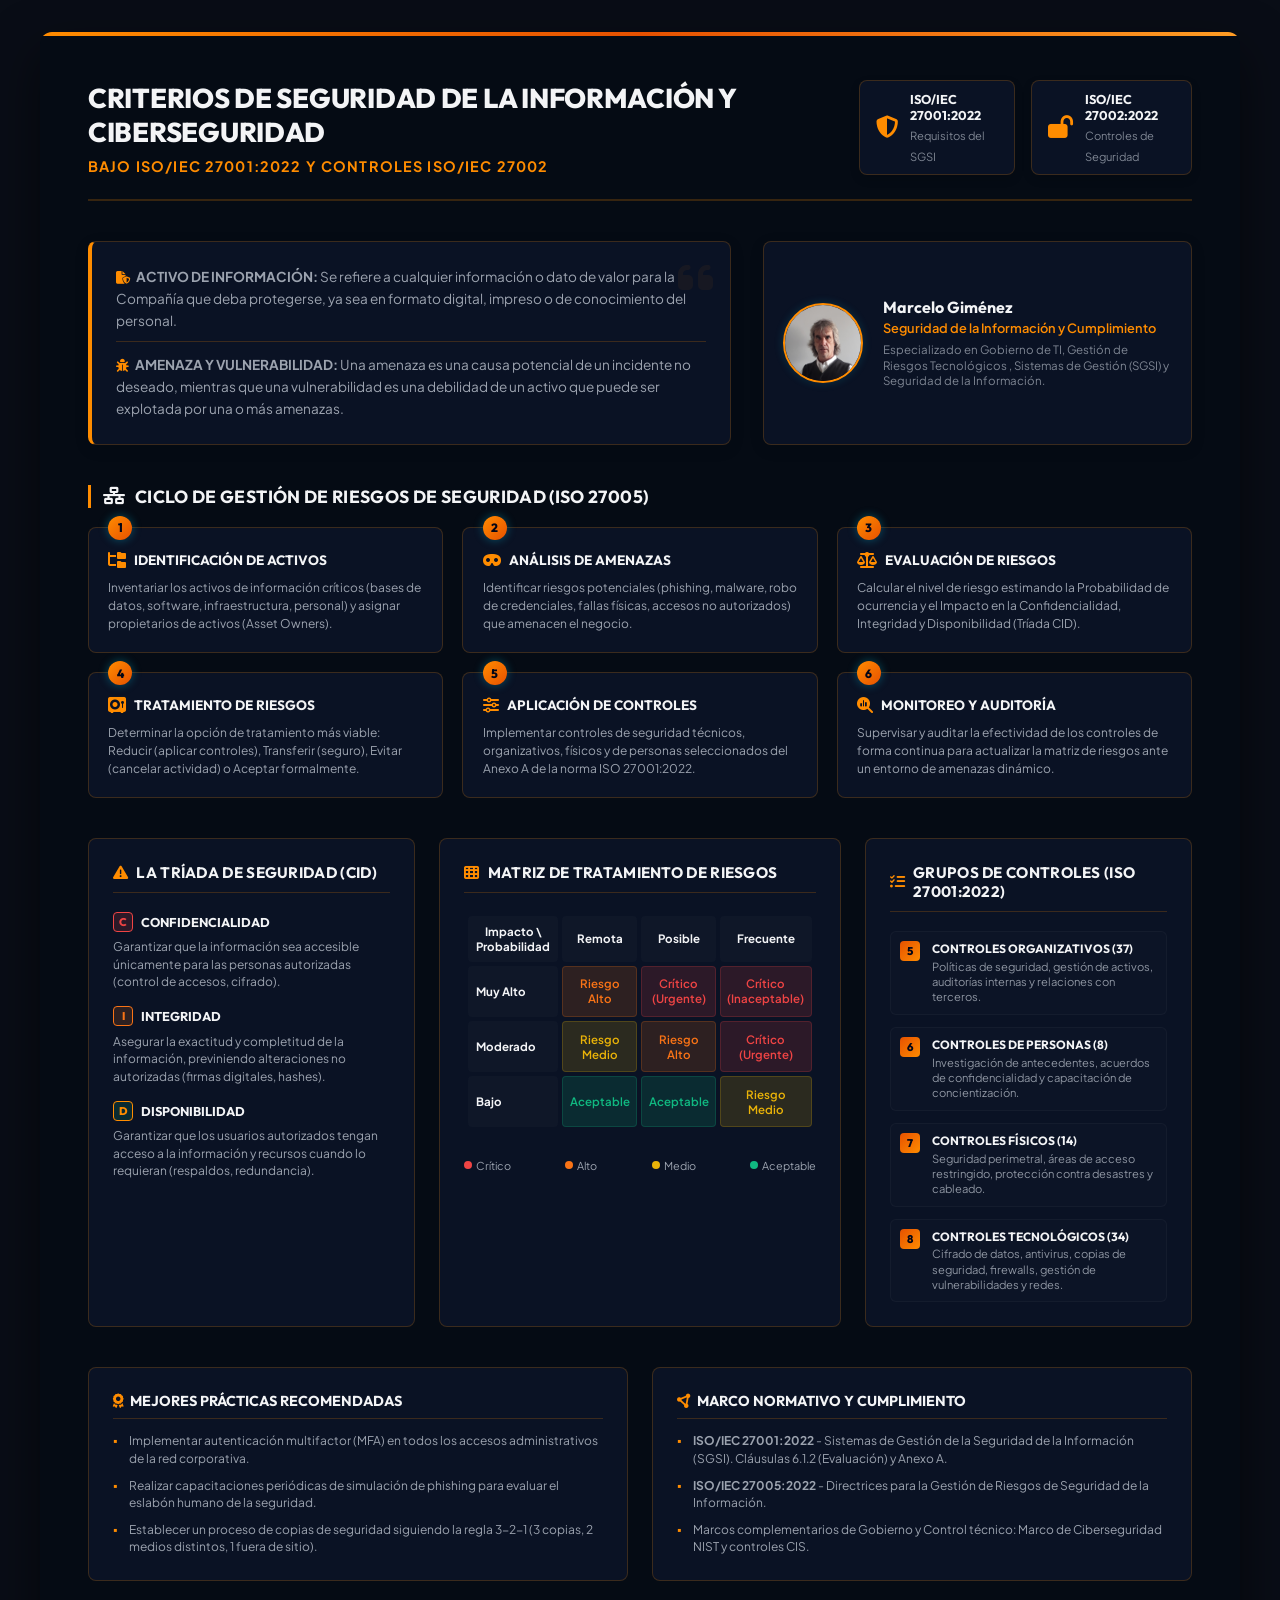
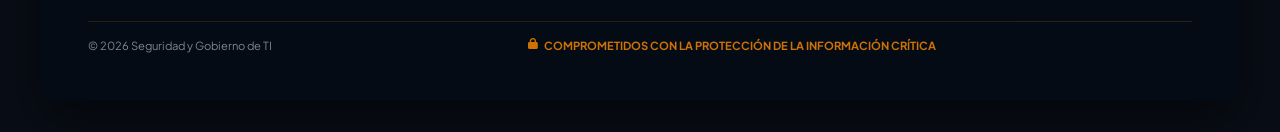
<file: Infografia-Seguridad-Marcelo-Giménez.html>
<!DOCTYPE html>
<html lang="es">
<head>
    <meta charset="UTF-8">
    <meta name="viewport" content="width=device-width, initial-scale=1.0">
    <title>Creador de Infografía - Seguridad de la Información y Ciberseguridad</title>
    <!-- Google Fonts -->
    <link rel="preconnect" href="https://fonts.googleapis.com">
    <link rel="preconnect" href="https://fonts.gstatic.com" crossorigin="">
    <link href="https://fonts.googleapis.com/css2?family=Outfit:wght@300;400;500;600;700;800&amp;family=Plus+Jakarta+Sans:wght@300;400;500;600;700;800&amp;family=Space+Grotesk:wght@400;500;600;700&amp;display=swap" rel="stylesheet">
    <!-- FontAwesome Icons -->
    <link rel="stylesheet" href="https://cdnjs.cloudflare.com/ajax/libs/font-awesome/6.4.0/css/all.min.css">
    <!-- html2canvas for high quality PNG export -->
    
    <style>
/* ==========================================================================
   DESIGN SYSTEM & VARIABLES
   ========================================================================== */
:root {
    /* UI System Colors (The app wrapper, sidebar, and control bar) */
    --ui-bg: #090d16;
    --ui-sidebar-bg: #0e1626;
    --ui-card-bg: rgba(20, 30, 54, 0.6);
    --ui-border: rgba(14, 116, 144, 0.3);
    --ui-text-primary: #f8fafc;
    --ui-text-secondary: #94a3b8;
    --ui-accent: #06b6d4;
    --ui-accent-hover: #22d3ee;
    --ui-input-bg: #111a2e;
    --ui-input-border: #1e293b;
    --ui-shadow: 0 10px 30px -10px rgba(0, 0, 0, 0.5);

    /* Infographic Theme Defaults - Overrideable via presets */
    --theme-bg: #090d16;
    --theme-primary: #06b6d4;
    --theme-secondary: #0ea5e9;
    --theme-accent: #10b981;
    --theme-card-bg: rgba(15, 23, 42, 0.8);
    --theme-card-border: rgba(6, 182, 212, 0.15);
    --theme-text-header: #f8fafc;
    --theme-text-body: #cbd5e1;
    --theme-title-font: 'Space Grotesk', sans-serif;
    --theme-body-font: 'Plus Jakarta Sans', sans-serif;

    /* Status Colors for matrix and tags */
    --color-critical: #ef4444;
    --color-high: #f97316;
    --color-medium: #eab308;
    --color-low: #10b981;

    --color-critical-bg: rgba(239, 68, 68, 0.15);
    --color-high-bg: rgba(249, 115, 22, 0.15);
    --color-medium-bg: rgba(234, 179, 8, 0.15);
    --color-low-bg: rgba(16, 185, 129, 0.15);
}

/* ==========================================================================
   THEME PRESETS
   ========================================================================== */

/* 1. Cyber Tech (Default Dark Mode Neon) */
.infographic-theme-cyber {
    --theme-bg: #070a13;
    --theme-primary: #00f0ff;
    --theme-secondary: #3b82f6;
    --theme-accent: #00ff88;
    --theme-card-bg: rgba(11, 17, 32, 0.85);
    --theme-card-border: rgba(0, 240, 255, 0.2);
    --theme-title-font: 'Space Grotesk', sans-serif;
    --theme-body-font: 'Plus Jakarta Sans', sans-serif;
}

/* 2. Cobalt Corporativo */
.infographic-theme-cobalt {
    --theme-bg: #0f172a;
    --theme-primary: #38bdf8;
    --theme-secondary: #1d4ed8;
    --theme-accent: #6366f1;
    --theme-card-bg: rgba(30, 41, 59, 0.75);
    --theme-card-border: rgba(56, 189, 248, 0.15);
    --theme-title-font: 'Outfit', sans-serif;
    --theme-body-font: 'Plus Jakarta Sans', sans-serif;
}

/* 3. Seguridad Verde (Emerald Cyber) */
.infographic-theme-emerald {
    --theme-bg: #022c22;
    --theme-primary: #10b981;
    --theme-secondary: #059669;
    --theme-accent: #34d399;
    --theme-card-bg: rgba(6, 78, 59, 0.6);
    --theme-card-border: rgba(16, 185, 129, 0.25);
    --theme-title-font: 'Space Grotesk', sans-serif;
    --theme-body-font: 'Plus Jakarta Sans', sans-serif;
}

/* 4. Negocios Digitales (Naranja Cyber) */
.infographic-theme-cyber-orange {
    --theme-bg: #050b14;
    --theme-primary: #ff8c00;
    --theme-secondary: #e65100;
    --theme-accent: #ff9d24;
    --theme-card-bg: rgba(13, 22, 42, 0.75);
    --theme-card-border: rgba(255, 140, 0, 0.2);
    --theme-text-header: #f3f4f6;
    --theme-text-body: #9ca3af;
    --theme-title-font: 'Outfit', sans-serif;
    --theme-body-font: 'Plus Jakarta Sans', sans-serif;
}

/* 5. Claro Tecnológico (Light-Mode Cyber) */
.infographic-theme-light-tech {
    --theme-bg: #f8fafc;
    --theme-primary: #0d9488;
    --theme-secondary: #0284c7;
    --theme-accent: #10b981;
    --theme-card-bg: #ffffff;
    --theme-card-border: rgba(13, 148, 136, 0.2);
    --theme-text-header: #0f172a;
    --theme-text-body: #334155;
    --theme-title-font: 'Outfit', sans-serif;
    --theme-body-font: 'Plus Jakarta Sans', sans-serif;
}

/* ==========================================================================
   GENERAL STYLES & RESET
   ========================================================================== */
* {
    margin: 0;
    padding: 0;
    box-sizing: border-box;
}

body {
    background-color: #030712;
    color: var(--ui-text-primary);
    font-family: 'Plus Jakarta Sans', sans-serif;
    overflow-x: hidden;
    min-height: 100vh;
}

/* App Container Layout */
.app-container {
    display: flex;
    flex-direction: column;
    min-height: 100vh;
}

/* ==========================================================================
   HORIZONTAL TOPBAR PANEL (MODERNIZED RE-DESIGN)
   ========================================================================== */
.horizontal-topbar {
    background-color: var(--ui-sidebar-bg);
    border-bottom: 1px solid var(--ui-border);
    padding: 1rem 2rem;
    display: flex;
    flex-direction: row;
    align-items: center;
    gap: 2rem;
    position: sticky;
    top: 0;
    z-index: 100;
    box-shadow: 0 4px 20px rgba(0, 0, 0, 0.3);
}

.sidebar-header {
    display: flex;
    align-items: center;
    gap: 0.75rem;
    min-width: fit-content;
}

.brand-icon {
    font-size: 1.8rem;
    color: var(--ui-accent);
    filter: drop-shadow(0 0 8px rgba(6, 182, 212, 0.5));
}

.sidebar-header h2 {
    font-family: 'Space Grotesk', sans-serif;
    font-size: 1.4rem;
    font-weight: 700;
    background: linear-gradient(135deg, #f8fafc, var(--ui-accent));
    -webkit-background-clip: text;
    -webkit-text-fill-color: transparent;
}

/* Controls Grid in Topbar */
.topbar-controls {
    display: flex;
    flex-wrap: wrap;
    align-items: flex-end;
    gap: 1.5rem;
    flex-grow: 1;
}

.control-item {
    display: flex;
    flex-direction: column;
    gap: 0.5rem;
    flex-grow: 1;
    min-width: 140px;
}

.control-item.text-enfoque {
    flex-grow: 2;
    min-width: 200px;
}

.control-item label {
    font-size: 0.75rem;
    text-transform: uppercase;
    font-weight: 700;
    color: var(--ui-text-secondary);
    display: flex;
    align-items: center;
    gap: 0.35rem;
    letter-spacing: 0.05em;
}

.control-item label i {
    color: var(--ui-accent);
}

.control-item input[type="text"] {
    background-color: var(--ui-input-bg);
    border: 1px solid var(--ui-input-border);
    color: var(--ui-text-primary);
    padding: 0.6rem 0.8rem;
    border-radius: 6px;
    font-size: 0.85rem;
    transition: all 0.2s ease;
    width: 100%;
}

.control-item input[type="text"]:focus {
    outline: none;
    border-color: var(--ui-accent);
    box-shadow: 0 0 8px rgba(6, 182, 212, 0.2);
}

/* Profile Photo upload button */
.photo-upload-btn button {
    background-color: var(--ui-input-bg);
    border: 1px solid var(--ui-input-border);
    color: var(--ui-text-primary);
    padding: 0.6rem 1rem;
    border-radius: 6px;
    font-size: 0.85rem;
    cursor: pointer;
    display: flex;
    align-items: center;
    justify-content: center;
    gap: 0.5rem;
    width: 100%;
    transition: all 0.2s ease;
}

.photo-upload-btn button:hover {
    border-color: var(--ui-accent);
    color: var(--ui-accent);
    background-color: rgba(6, 182, 212, 0.05);
}

/* Preset Selector Styles */
.color-presets {
    display: flex;
    gap: 0.5rem;
    padding: 0.2rem 0;
}

.color-preset {
    width: 32px;
    height: 32px;
    border-radius: 50%;
    border: 2px solid transparent;
    cursor: pointer;
    transition: all 0.2s ease;
    position: relative;
}

.color-preset:hover {
    transform: scale(1.1);
}

.color-preset.active {
    border-color: var(--ui-accent);
    box-shadow: 0 0 10px var(--ui-accent);
}

/* Font Colors Picker Grid */
.color-picker-wrapper {
    display: flex;
    gap: 1rem;
    align-items: center;
}

.picker-item {
    display: flex;
    align-items: center;
    gap: 0.4rem;
}

.picker-item input[type="color"] {
    -webkit-appearance: none;
    -moz-appearance: none;
    appearance: none;
    width: 24px;
    height: 24px;
    background-color: transparent;
    border: none;
    cursor: pointer;
}

.picker-item input[type="color"]::-webkit-color-swatch {
    border-radius: 4px;
    border: 1px solid var(--ui-input-border);
}

.picker-item input[type="color"]::-moz-color-swatch {
    border-radius: 4px;
    border: 1px solid var(--ui-input-border);
}

.picker-item span {
    font-size: 0.75rem;
    color: var(--ui-text-secondary);
}

/* Actions control buttons */
.actions-control {
    flex-direction: row;
    min-width: 180px;
    gap: 0.5rem;
}

.btn-primary, .btn-secondary {
    padding: 0.65rem 1.2rem;
    border-radius: 6px;
    font-weight: 600;
    font-size: 0.85rem;
    cursor: pointer;
    display: flex;
    align-items: center;
    justify-content: center;
    gap: 0.5rem;
    transition: all 0.2s ease;
    flex: 1;
}

.btn-primary {
    background-color: var(--ui-accent);
    border: 1px solid var(--ui-accent);
    color: #020617;
}

.btn-primary:hover {
    background-color: var(--ui-accent-hover);
    border-color: var(--ui-accent-hover);
    box-shadow: 0 0 12px rgba(6, 182, 212, 0.4);
}

.btn-secondary {
    background-color: transparent;
    border: 1px solid var(--ui-input-border);
    color: var(--ui-text-primary);
}

.btn-secondary:hover {
    border-color: var(--ui-accent);
    color: var(--ui-accent);
    background-color: rgba(6, 182, 212, 0.05);
}

/* ==========================================================================
   PREVIEW WORKSPACE AREA
   ========================================================================== */
.preview-area {
    flex-grow: 1;
    background-color: #03050a;
    padding: 2.5rem 1.5rem;
    display: flex;
    justify-content: center;
    align-items: flex-start;
    overflow-y: auto;
}

/* Canvas Wrapper keeping the high-quality proportion clean */
.canvas-wrapper {
    width: 100%;
    max-width: 1200px;
    box-shadow: 0 25px 50px -12px rgba(0, 0, 0, 0.7);
    border-radius: 12px;
    overflow: hidden;
}

/* ==========================================================================
   INFOGRAPHIC CANVAS (THE HIGH-END CYBER DESIGN)
   ========================================================================== */
#infographic-canvas {
    background-color: var(--theme-bg);
    color: var(--theme-text-body);
    font-family: var(--theme-body-font);
    padding: 3rem;
    display: flex;
    flex-direction: column;
    gap: 2.5rem;
    position: relative;
    width: 100%;
    min-height: 1400px;
    transition: background 0.3s ease, color 0.3s ease;
}

/* Border effects simulating cyber panels */
#infographic-canvas::before {
    content: '';
    position: absolute;
    top: 0;
    left: 0;
    right: 0;
    height: 4px;
    background: linear-gradient(90deg, var(--theme-primary), var(--theme-secondary), var(--theme-accent));
}

/* Editable Focus Indicator */
[contenteditable="true"] {
    outline: none;
    border-bottom: 1px dashed transparent;
    transition: all 0.15s ease;
}

[contenteditable="true"]:hover {
    border-bottom-color: var(--theme-primary);
    background-color: rgba(255, 255, 255, 0.02);
}

[contenteditable="true"]:focus {
    border-bottom-style: solid;
    border-bottom-color: var(--theme-primary);
    background-color: rgba(255, 255, 255, 0.05);
}

/* ==========================================================================
   INFOGRAPHIC HEADER
   ========================================================================== */
.info-header {
    display: flex;
    justify-content: space-between;
    align-items: center;
    border-bottom: 2px solid var(--theme-card-border);
    padding-bottom: 1.5rem;
    gap: 2rem;
}

.header-main {
    flex-grow: 1;
}

.header-main h1 {
    font-family: var(--theme-title-font);
    font-size: 1.7rem;
    font-weight: 800;
    line-height: 1.25;
    color: var(--theme-text-header);
    letter-spacing: -0.01em;
}

.header-subtitle {
    font-size: 0.9rem;
    text-transform: uppercase;
    font-weight: 700;
    color: var(--theme-primary);
    margin-top: 0.5rem;
    letter-spacing: 0.08em;
}

/* Header Badges */
.header-badges {
    display: flex;
    gap: 1rem;
}

.header-badge {
    background-color: var(--theme-card-bg);
    border: 1px solid var(--theme-card-border);
    padding: 0.6rem 1rem;
    border-radius: 8px;
    display: flex;
    align-items: center;
    gap: 0.75rem;
    box-shadow: 0 4px 10px rgba(0, 0, 0, 0.15);
}

.badge-icon {
    font-size: 1.4rem;
    color: var(--theme-primary);
}

.header-badge strong {
    display: block;
    font-size: 0.8rem;
    color: var(--theme-text-header);
    font-family: var(--theme-title-font);
}

.header-badge span {
    font-size: 0.7rem;
    color: var(--theme-text-body);
    opacity: 0.8;
}

/* ==========================================================================
   INTRO BAR & AUTHOR PROFILE
   ========================================================================== */
.intro-bar {
    display: grid;
    grid-template-columns: 1.8fr 1.2fr;
    gap: 2rem;
    align-items: stretch;
}

.intro-text-block {
    background-color: var(--theme-card-bg);
    border: 1px solid var(--theme-card-border);
    border-left: 4px solid var(--theme-primary);
    padding: 1.5rem;
    border-radius: 8px;
    display: flex;
    flex-direction: column;
    justify-content: center;
    position: relative;
    box-shadow: 0 4px 15px rgba(0, 0, 0, 0.1);
}

.quote-icon {
    position: absolute;
    top: 1rem;
    right: 1rem;
    font-size: 2.5rem;
    opacity: 0.05;
    color: var(--theme-primary);
}

.intro-text-block p {
    font-size: 0.85rem;
    line-height: 1.6;
    color: var(--theme-text-body);
}

/* Author badge styling */
.author-badge-card {
    background-color: var(--theme-card-bg);
    border: 1px solid var(--theme-card-border);
    border-radius: 8px;
    padding: 1.2rem;
    display: flex;
    align-items: center;
    gap: 1.2rem;
    box-shadow: 0 4px 15px rgba(0, 0, 0, 0.1);
}

.author-image-container {
    position: relative;
    width: 80px;
    height: 80px;
    border-radius: 50%;
    overflow: hidden;
    border: 2px solid var(--theme-primary);
    box-shadow: 0 0 10px rgba(6, 182, 212, 0.2);
    cursor: pointer;
    flex-shrink: 0;
}

.author-image-container img {
    width: 100%;
    height: 100%;
    object-fit: cover;
}

.photo-overlay {
    position: absolute;
    top: 0;
    left: 0;
    right: 0;
    bottom: 0;
    background-color: rgba(0, 0, 0, 0.5);
    display: flex;
    align-items: center;
    justify-content: center;
    opacity: 0;
    transition: opacity 0.2s ease;
    color: #ffffff;
    font-size: 1rem;
}

.author-image-container:hover .photo-overlay {
    opacity: 1;
}

.author-details {
    display: flex;
    flex-direction: column;
    justify-content: center;
}

.author-details h3 {
    font-family: var(--theme-title-font);
    font-size: 1rem;
    color: var(--theme-text-header);
    margin-bottom: 0.15rem;
}

.author-role {
    font-size: 0.8rem;
    color: var(--theme-primary);
    font-weight: 600;
    margin-bottom: 0.4rem;
}

.author-desc {
    font-size: 0.72rem;
    color: var(--theme-text-body);
    opacity: 0.8;
    line-height: 1.35;
}

/* ==========================================================================
   WORKFLOW GRID
   ========================================================================== */
.section-title {
    font-family: var(--theme-title-font);
    font-size: 1.1rem;
    color: var(--theme-text-header);
    margin-bottom: 1.2rem;
    display: flex;
    align-items: center;
    gap: 0.6rem;
    letter-spacing: 0.02em;
    border-left: 3px solid var(--theme-primary);
    padding-left: 0.75rem;
    text-transform: uppercase;
}

.steps-grid {
    display: grid;
    grid-template-columns: repeat(3, 1fr);
    gap: 1.2rem;
}

.step-card {
    background-color: var(--theme-card-bg);
    border: 1px solid var(--theme-card-border);
    border-radius: 8px;
    padding: 1.2rem;
    position: relative;
    transition: transform 0.2s ease, border-color 0.2s ease;
    display: flex;
    flex-direction: column;
    gap: 0.6rem;
}

.step-num {
    position: absolute;
    top: -0.75rem;
    left: 1.2rem;
    background: linear-gradient(135deg, var(--theme-primary), var(--theme-secondary));
    color: #020617;
    width: 24px;
    height: 24px;
    border-radius: 50%;
    font-weight: 800;
    font-size: 0.75rem;
    display: flex;
    align-items: center;
    justify-content: center;
    box-shadow: 0 0 10px rgba(6, 182, 212, 0.4);
    font-family: var(--theme-title-font);
}

.step-header {
    display: flex;
    align-items: center;
    gap: 0.5rem;
    margin-top: 0.25rem;
}

.step-icon {
    font-size: 1rem;
    color: var(--theme-primary);
}

.step-header h4 {
    font-family: var(--theme-title-font);
    font-size: 0.85rem;
    color: var(--theme-text-header);
    font-weight: 700;
}

.step-card p {
    font-size: 0.75rem;
    line-height: 1.5;
    color: var(--theme-text-body);
}

/* ==========================================================================
   METRICS & MATRIX SECTION
   ========================================================================== */
.main-metrics-grid {
    display: grid;
    grid-template-columns: 1fr 1fr 1fr;
    gap: 1.5rem;
}

.metrics-card {
    background-color: var(--theme-card-bg);
    border: 1px solid var(--theme-card-border);
    border-radius: 8px;
    padding: 1.5rem;
    display: flex;
    flex-direction: column;
    gap: 1.2rem;
}

.card-title {
    font-family: var(--theme-title-font);
    font-size: 0.95rem;
    color: var(--theme-text-header);
    border-bottom: 1px solid var(--theme-card-border);
    padding-bottom: 0.6rem;
    display: flex;
    align-items: center;
    gap: 0.5rem;
    text-transform: uppercase;
    letter-spacing: 0.02em;
}

.card-title i {
    color: var(--theme-primary);
}

/* Column 1: Tríada CID List */
.criteria-list {
    display: flex;
    flex-direction: column;
    gap: 1rem;
}

.criteria-item {
    display: flex;
    flex-direction: column;
    gap: 0.4rem;
}

.criteria-meta {
    display: flex;
    align-items: center;
    gap: 0.5rem;
}

.badge-tag {
    font-size: 0.7rem;
    font-weight: 800;
    width: 20px;
    height: 20px;
    border-radius: 4px;
    display: flex;
    align-items: center;
    justify-content: center;
    font-family: var(--theme-title-font);
}

.badge-tag.red {
    background-color: var(--color-critical-bg);
    color: var(--color-critical);
    border: 1px solid var(--color-critical);
}

.badge-tag.orange {
    background-color: var(--color-high-bg);
    color: var(--color-high);
    border: 1px solid var(--color-high);
}

.badge-tag.blue {
    background-color: var(--color-low-bg);
    color: var(--theme-primary);
    border: 1px solid var(--theme-primary);
}

.criteria-meta strong {
    font-size: 0.8rem;
    color: var(--theme-text-header);
    font-family: var(--theme-title-font);
}

.criteria-item p {
    font-size: 0.75rem;
    line-height: 1.45;
    color: var(--theme-text-body);
}

/* Column 2: Matrix Table Grid */
.matrix-table {
    width: 100%;
    border-collapse: separate;
    border-spacing: 4px;
    font-size: 0.72rem;
}

.matrix-table th {
    padding: 0.5rem;
    font-weight: 700;
    color: var(--theme-text-header);
    text-align: center;
    background-color: rgba(255, 255, 255, 0.02);
    border-radius: 4px;
}

.matrix-side-col {
    font-weight: 700;
    color: var(--theme-text-header);
    text-align: left;
    background-color: rgba(255, 255, 255, 0.02);
    padding: 0.5rem;
    border-radius: 4px;
}

.cell-level {
    padding: 0.6rem 0.4rem;
    text-align: center;
    font-weight: 600;
    border-radius: 4px;
    border: 1px solid transparent;
}

.cell-level.critical {
    background-color: var(--color-critical-bg);
    color: var(--color-critical);
    border-color: rgba(239, 68, 68, 0.2);
}

.cell-level.high {
    background-color: var(--color-high-bg);
    color: var(--color-high);
    border-color: rgba(249, 115, 22, 0.2);
}

.cell-level.medium {
    background-color: var(--color-medium-bg);
    color: var(--color-medium);
    border-color: rgba(234, 179, 8, 0.2);
}

.cell-level.low {
    background-color: var(--color-low-bg);
    color: var(--color-low);
    border-color: rgba(16, 185, 129, 0.2);
}

/* Matrix Legend indicators */
.matrix-legend {
    display: flex;
    justify-content: space-between;
    font-size: 0.68rem;
    margin-top: 0.5rem;
}

.legend-item {
    display: flex;
    align-items: center;
    gap: 0.25rem;
    color: var(--theme-text-body);
}

.dot {
    width: 8px;
    height: 8px;
    border-radius: 50%;
    display: inline-block;
}

.dot.critical { background-color: var(--color-critical); }
.dot.high { background-color: var(--color-high); }
.dot.medium { background-color: var(--color-medium); }
.dot.low { background-color: var(--color-low); }

/* Column 3: Control Groups Flow */
.crisis-flow {
    display: flex;
    flex-direction: column;
    gap: 0.75rem;
}

.flow-step {
    display: flex;
    align-items: flex-start;
    gap: 0.75rem;
    background-color: rgba(255, 255, 255, 0.01);
    border: 1px solid rgba(255, 255, 255, 0.03);
    border-radius: 6px;
    padding: 0.6rem;
}

.flow-num {
    background: linear-gradient(135deg, var(--theme-secondary), var(--theme-primary));
    color: #020617;
    font-weight: 800;
    font-size: 0.7rem;
    width: 20px;
    height: 20px;
    border-radius: 4px;
    display: flex;
    align-items: center;
    justify-content: center;
    flex-shrink: 0;
    font-family: var(--theme-title-font);
}

.flow-details {
    flex-grow: 1;
}

.flow-details strong {
    display: block;
    font-size: 0.75rem;
    color: var(--theme-text-header);
    font-family: var(--theme-title-font);
    margin-bottom: 0.15rem;
}

.flow-details p {
    font-size: 0.7rem;
    line-height: 1.35;
    color: var(--theme-text-body);
    opacity: 0.9;
}

/* ==========================================================================
   ALIGNMENT BOXES
   ========================================================================== */
.section-alignment {
    width: 100%;
}

.alignment-grid {
    display: grid;
    grid-template-columns: 1fr 1fr;
    gap: 1.5rem;
}

.alignment-box {
    background-color: var(--theme-card-bg);
    border: 1px solid var(--theme-card-border);
    border-radius: 8px;
    padding: 1.5rem;
}

.alignment-box h4 {
    font-family: var(--theme-title-font);
    font-size: 0.9rem;
    color: var(--theme-text-header);
    margin-bottom: 0.8rem;
    display: flex;
    align-items: center;
    gap: 0.4rem;
    border-bottom: 1px solid var(--theme-card-border);
    padding-bottom: 0.5rem;
    text-transform: uppercase;
}

.alignment-box h4 i {
    color: var(--theme-primary);
}

.alignment-box ul {
    list-style: none;
    display: flex;
    flex-direction: column;
    gap: 0.6rem;
}

.alignment-box li {
    font-size: 0.75rem;
    line-height: 1.45;
    position: relative;
    padding-left: 1rem;
    color: var(--theme-text-body);
}

.alignment-box li::before {
    content: '▪';
    position: absolute;
    left: 0;
    color: var(--theme-primary);
}

/* ==========================================================================
   FOOTER SECTION
   ========================================================================== */
.info-footer {
    display: flex;
    justify-content: space-between;
    align-items: center;
    border-top: 1px solid var(--theme-card-border);
    padding-top: 1rem;
    font-size: 0.7rem;
    color: var(--theme-text-body);
    opacity: 0.8;
}

.footer-seal {
    display: flex;
    align-items: center;
    gap: 0.4rem;
    color: var(--theme-primary);
    font-weight: 700;
}

/* ==========================================================================
   RESPONSIVE DESIGN (BREAKPOINT: 768px for clean full horizontal controls)
   ========================================================================== */
@media screen and (max-width: 900px) {
    .steps-grid {
        grid-template-columns: repeat(2, 1fr);
    }
    
    .main-metrics-grid {
        grid-template-columns: 1fr;
    }
}

@media screen and (max-width: 768px) {
    .horizontal-topbar {
        flex-direction: column;
        align-items: stretch;
        padding: 1rem;
        gap: 1rem;
    }

    .topbar-controls {
        gap: 0.75rem;
    }

    .preview-area {
        padding: 1rem 0.5rem;
    }

    #infographic-canvas {
        padding: 1.5rem;
        gap: 1.5rem;
    }

    .info-header {
        flex-direction: column;
        align-items: flex-start;
        gap: 1rem;
    }

    .intro-bar {
        grid-template-columns: 1fr;
        gap: 1.2rem;
    }

    .steps-grid {
        grid-template-columns: 1fr;
    }

    .alignment-grid {
        grid-template-columns: 1fr;
    }
}

/* ==========================================================================
   PRINT MEDIA STYLES (EXCLUDES CONTROLS)
   ========================================================================== */
@media print {
    body {
        background-color: #ffffff !important;
        color: #000000 !important;
    }

    .horizontal-topbar, .actions-control {
        display: none !important;
    }

    .preview-area {
        padding: 0 !important;
        background-color: transparent !important;
    }

    .canvas-wrapper {
        box-shadow: none !important;
        border-radius: 0 !important;
        max-width: 100% !important;
    }

    #infographic-canvas {
        padding: 0 !important;
        background-color: #ffffff !important;
        color: #000000 !important;
    }

    [contenteditable="true"]:hover, [contenteditable="true"]:focus {
        background-color: transparent !important;
        border-bottom-color: transparent !important;
    }
}

</style>
    <!-- Main Interactive Script -->
    
<style>
                /* Ajustes de producción para pantalla completa */
                body {
                    background-color: var(--theme-bg, #050b14) !important;
                    overflow-y: auto !important;
                    min-height: 100vh;
                }
                .app-container {
                    min-height: auto !important;
                    display: block !important;
                }
                .preview-area {
                    padding: 2rem 1rem !important;
                    background-color: transparent !important;
                    display: block !important;
                    overflow: visible !important;
                }
                .canvas-wrapper {
                    box-shadow: 0 20px 50px rgba(0, 0, 0, 0.5) !important;
                    margin: 0 auto !important;
                }
                @media (max-width: 768px) {
                    .preview-area {
                        padding: 0.5rem !important;
                    }
                }
            </style></head>
<body>
    <div class="app-container">
        <!-- Horizontal Top Bar Control Panel -->
        

        <!-- Main Workspace (Infographic Preview) -->
        <main class="preview-area">
            <!-- Scroll Wrapper to handle overflow beautifully -->
            <div class="canvas-wrapper">
                <div id="infographic-canvas" class="infographic-theme-cyber-orange">
                    
                    <!-- HEADER SECTION -->
                    <header class="info-header">
                        <div class="header-main">
                            <h1 id="info-main-title" data-persisted="true">CRITERIOS DE SEGURIDAD DE LA INFORMACIÓN Y CIBERSEGURIDAD</h1>
                            <p class="header-subtitle" data-persisted="true">BAJO ISO/IEC 27001:2022 Y CONTROLES ISO/IEC 27002</p>
                        </div>
                        <div class="header-badges">
                            <div class="header-badge">
                                <i class="fa-solid fa-shield-halved badge-icon"></i>
                                <div>
                                    <strong data-persisted="true">ISO/IEC 27001:2022</strong>
                                    <span data-persisted="true">Requisitos del SGSI</span>
                                </div>
                            </div>
                            <div class="header-badge">
                                <i class="fa-solid fa-lock-open badge-icon"></i>
                                <div>
                                    <strong data-persisted="true">ISO/IEC 27002:2022</strong>
                                    <span data-persisted="true">Controles de Seguridad</span>
                                </div>
                            </div>
                        </div>
                    </header>

                    <!-- INTRO BAR WITH AUTHOR INFO (CYBER THEME) -->
                    <div class="intro-bar">
                        <div class="intro-text-block">
                            <i class="fa-solid fa-quote-left quote-icon"></i>
                            <p id="intro-quote" style="margin-bottom: 12px; border-bottom: 1px solid var(--theme-card-border); padding-bottom: 10px;" data-persisted="true">
                                <strong><i class="fa-solid fa-file-shield" style="margin-right: 4px; font-size: 0.8rem; color: var(--theme-primary);"></i> ACTIVO DE INFORMACIÓN:</strong> Se refiere a cualquier información o dato de valor para la Compañía que deba protegerse, ya sea en formato digital, impreso o de conocimiento del personal.
                            </p>
                            <p id="intro-quote-crisis" data-persisted="true">
                                <strong><i class="fa-solid fa-bug" style="margin-right: 4px; font-size: 0.8rem; color: var(--theme-primary);"></i> AMENAZA Y VULNERABILIDAD:</strong> Una amenaza es una causa potencial de un incidente no deseado, mientras que una vulnerabilidad es una debilidad de un activo que puede ser explotada por una o más amenazas.
                            </p>
                        </div>
                        <div class="author-badge-card">
                            <div class="author-image-container" style="cursor: default;">
                                <img id="author-img" src="[data-uri]" alt="Foto de perfil">
                                
                            </div>
                            <div class="author-details">
                                <h3 id="author-name" data-persisted="true">Marcelo Giménez</h3>
                                <p id="author-title" class="author-role" data-persisted="true">Seguridad de la Información y Cumplimiento</p>
                                <p id="author-subtext" class="author-desc" data-persisted="true">Especializado en Gobierno de TI, Gestión de Riesgos Tecnológicos , Sistemas de Gestión (SGSI) y Seguridad de la Información.</p>
                            </div>
                        </div>
                    </div>

                    <!-- WORKFLOW SECTION -->
                    <section class="section-workflow">
                        <h2 class="section-title"><i class="fa-solid fa-network-wired"></i> CICLO DE GESTIÓN DE RIESGOS DE SEGURIDAD (ISO 27005)</h2>
                        
                        <div class="steps-grid">
                            <!-- Step 1 -->
                            <div class="step-card">
                                <div class="step-num">1</div>
                                <div class="step-header">
                                    <i class="fa-solid fa-folder-tree step-icon"></i>
                                    <h4 data-persisted="true">IDENTIFICACIÓN DE ACTIVOS</h4>
                                </div>
                                <p data-persisted="true">Inventariar los activos de información críticos (bases de datos, software, infraestructura, personal) y asignar propietarios de activos (Asset Owners).</p>
                            </div>
                            <!-- Step 2 -->
                            <div class="step-card">
                                <div class="step-num">2</div>
                                <div class="step-header">
                                    <i class="fa-solid fa-mask step-icon"></i>
                                    <h4 data-persisted="true">ANÁLISIS DE AMENAZAS</h4>
                                </div>
                                <p data-persisted="true">Identificar riesgos potenciales (phishing, malware, robo de credenciales, fallas físicas, accesos no autorizados) que amenacen el negocio.</p>
                            </div>
                            <!-- Step 3 -->
                            <div class="step-card">
                                <div class="step-num">3</div>
                                <div class="step-header">
                                    <i class="fa-solid fa-scale-balanced step-icon"></i>
                                    <h4 data-persisted="true">EVALUACIÓN DE RIESGOS</h4>
                                </div>
                                <p data-persisted="true">Calcular el nivel de riesgo estimando la Probabilidad de ocurrencia y el Impacto en la Confidencialidad, Integridad y Disponibilidad (Tríada CID).</p>
                            </div>
                            <!-- Step 4 -->
                            <div class="step-card">
                                <div class="step-num">4</div>
                                <div class="step-header">
                                    <i class="fa-solid fa-vault step-icon"></i>
                                    <h4 data-persisted="true">TRATAMIENTO DE RIESGOS</h4>
                                </div>
                                <p data-persisted="true">Determinar la opción de tratamiento más viable: Reducir (aplicar controles), Transferir (seguro), Evitar (cancelar actividad) o Aceptar formalmente.</p>
                            </div>
                            <!-- Step 5 -->
                            <div class="step-card">
                                <div class="step-num">5</div>
                                <div class="step-header">
                                    <i class="fa-solid fa-sliders-h step-icon"></i>
                                    <h4 data-persisted="true">APLICACIÓN DE CONTROLES</h4>
                                </div>
                                <p data-persisted="true">Implementar controles de seguridad técnicos, organizativos, físicos y de personas seleccionados del Anexo A de la norma ISO 27001:2022.</p>
                            </div>
                            <!-- Step 6 -->
                            <div class="step-card">
                                <div class="step-num">6</div>
                                <div class="step-header">
                                    <i class="fa-solid fa-magnifying-glass-chart step-icon"></i>
                                    <h4 data-persisted="true">MONITOREO Y AUDITORÍA</h4>
                                </div>
                                <p data-persisted="true">Supervisar y auditar la efectividad de los controles de forma continua para actualizar la matriz de riesgos ante un entorno de amenazas dinámico.</p>
                            </div>
                        </div>
                    </section>

                    <!-- METRICS AND MATRICES SECTION -->
                    <div class="main-metrics-grid">
                        
                        <!-- Col 1: Tríada CID -->
                        <section class="metrics-card">
                            <h3 class="card-title"><i class="fa-solid fa-triangle-exclamation"></i> LA TRÍADA DE SEGURIDAD (CID)</h3>
                            <div class="criteria-list">
                                <div class="criteria-item">
                                    <div class="criteria-meta">
                                        <span class="badge-tag red">C</span>
                                        <strong data-persisted="true">CONFIDENCIALIDAD</strong>
                                    </div>
                                    <p data-persisted="true">Garantizar que la información sea accesible únicamente para las personas autorizadas (control de accesos, cifrado).</p>
                                </div>
                                <div class="criteria-item">
                                    <div class="criteria-meta">
                                        <span class="badge-tag orange">I</span>
                                        <strong data-persisted="true">INTEGRIDAD</strong>
                                    </div>
                                    <p data-persisted="true">Asegurar la exactitud y completitud de la información, previniendo alteraciones no autorizadas (firmas digitales, hashes).</p>
                                </div>
                                <div class="criteria-item">
                                    <div class="criteria-meta">
                                        <span class="badge-tag blue">D</span>
                                        <strong data-persisted="true">DISPONIBILIDAD</strong>
                                    </div>
                                    <p data-persisted="true">Garantizar que los usuarios autorizados tengan acceso a la información y recursos cuando lo requieran (respaldos, redundancia).</p>
                                </div>
                            </div>
                        </section>

                        <!-- Col 2: Matriz de Ciberseguridad -->
                        <section class="metrics-card">
                            <h3 class="card-title"><i class="fa-solid fa-table-cells"></i> MATRIZ DE TRATAMIENTO DE RIESGOS</h3>
                            
                            <table class="matrix-table">
                                <thead>
                                    <tr>
                                        <th>Impacto \ Probabilidad</th>
                                        <th class="matrix-header-col" data-persisted="true">Remota</th>
                                        <th class="matrix-header-col" data-persisted="true">Posible</th>
                                        <th class="matrix-header-col" data-persisted="true">Frecuente</th>
                                    </tr>
                                </thead>
                                <tbody>
                                    <tr>
                                        <td class="matrix-side-col" data-persisted="true">Muy Alto</td>
                                        <td class="cell-level high" data-persisted="true">Riesgo Alto</td>
                                        <td class="cell-level critical" data-persisted="true">Crítico (Urgente)</td>
                                        <td class="cell-level critical" data-persisted="true">Crítico (Inaceptable)</td>
                                    </tr>
                                    <tr>
                                        <td class="matrix-side-col" data-persisted="true">Moderado</td>
                                        <td class="cell-level medium" data-persisted="true">Riesgo Medio</td>
                                        <td class="cell-level high" data-persisted="true">Riesgo Alto</td>
                                        <td class="cell-level critical" data-persisted="true">Crítico (Urgente)</td>
                                    </tr>
                                    <tr>
                                        <td class="matrix-side-col" data-persisted="true">Bajo</td>
                                        <td class="cell-level low" data-persisted="true">Aceptable</td>
                                        <td class="cell-level low" data-persisted="true">Aceptable</td>
                                        <td class="cell-level medium" data-persisted="true">Riesgo Medio</td>
                                    </tr>
                                </tbody>
                            </table>

                            <div class="matrix-legend">
                                <span class="legend-item"><span class="dot critical"></span> Crítico</span>
                                <span class="legend-item"><span class="dot high"></span> Alto</span>
                                <span class="legend-item"><span class="dot medium"></span> Medio</span>
                                <span class="legend-item"><span class="dot low"></span> Aceptable</span>
                            </div>
                        </section>

                        <!-- Col 3: Controles del Anexo A -->
                        <section class="metrics-card">
                            <h3 class="card-title"><i class="fa-solid fa-list-check"></i> GRUPOS DE CONTROLES (ISO 27001:2022)</h3>
                            
                            <div class="crisis-flow">
                                <div class="flow-step">
                                    <div class="flow-num">5</div>
                                    <div class="flow-details">
                                        <strong data-persisted="true">CONTROLES ORGANIZATIVOS (37)</strong>
                                        <p data-persisted="true">Políticas de seguridad, gestión de activos, auditorías internas y relaciones con terceros.</p>
                                    </div>
                                </div>
                                <div class="flow-step">
                                    <div class="flow-num">6</div>
                                    <div class="flow-details">
                                        <strong data-persisted="true">CONTROLES DE PERSONAS (8)</strong>
                                        <p data-persisted="true">Investigación de antecedentes, acuerdos de confidencialidad y capacitación de concientización.</p>
                                    </div>
                                </div>
                                <div class="flow-step">
                                    <div class="flow-num">7</div>
                                    <div class="flow-details">
                                        <strong data-persisted="true">CONTROLES FÍSICOS (14)</strong>
                                        <p data-persisted="true">Seguridad perimetral, áreas de acceso restringido, protección contra desastres y cableado.</p>
                                    </div>
                                </div>
                                <div class="flow-step">
                                    <div class="flow-num">8</div>
                                    <div class="flow-details">
                                        <strong data-persisted="true">CONTROLES TECNOLÓGICOS (34)</strong>
                                        <p data-persisted="true">Cifrado de datos, antivirus, copias de seguridad, firewalls, gestión de vulnerabilidades y redes.</p>
                                    </div>
                                </div>
                            </div>
                        </section>
                    </div>

                    <!-- ALIGNMENT AND BEST PRACTICES -->
                    <section class="section-alignment">
                        <div class="alignment-grid">
                            <div class="alignment-box">
                                <h4 data-persisted="true"><i class="fa-solid fa-award"></i> MEJORES PRÁCTICAS RECOMENDADAS</h4>
                                <ul>
                                    <li data-persisted="true">Implementar autenticación multifactor (MFA) en todos los accesos administrativos de la red corporativa.</li>
                                    <li data-persisted="true">Realizar capacitaciones periódicas de simulación de phishing para evaluar el eslabón humano de la seguridad.</li>
                                    <li data-persisted="true">Establecer un proceso de copias de seguridad siguiendo la regla 3-2-1 (3 copias, 2 medios distintos, 1 fuera de sitio).</li>
                                </ul>
                            </div>
                            <div class="alignment-box">
                                <h4 data-persisted="true"><i class="fa-solid fa-circle-nodes"></i> MARCO NORMATIVO Y CUMPLIMIENTO</h4>
                                <ul>
                                    <li data-persisted="true"><strong>ISO/IEC 27001:2022</strong> - Sistemas de Gestión de la Seguridad de la Información (SGSI). Cláusulas 6.1.2 (Evaluación) y Anexo A.</li>
                                    <li data-persisted="true"><strong>ISO/IEC 27005:2022</strong> - Directrices para la Gestión de Riesgos de Seguridad de la Información.</li>
                                    <li data-persisted="true">Marcos complementarios de Gobierno y Control técnico: Marco de Ciberseguridad NIST y controles CIS.</li>
                                </ul>
                            </div>
                        </div>
                    </section>

                    <!-- FOOTER SECTION -->
                    <footer class="info-footer">
                        <div class="footer-left">
                            <span data-persisted="true">© 2026 Seguridad y Gobierno de TI</span>
                        </div>
                        <div class="footer-center">
                            <div class="footer-seal">
                                <i class="fa-solid fa-lock"></i>
                                <span data-persisted="true">COMPROMETIDOS CON LA PROTECCIÓN DE LA INFORMACIÓN CRÍTICA</span>
                            </div>
                        </div>
                        <div class="footer-right">
                            <span data-persisted="true"></span>
                        </div>
                    </footer>

                </div>
            </div>
        </main>
    </div>


</body>
</html>
</file>
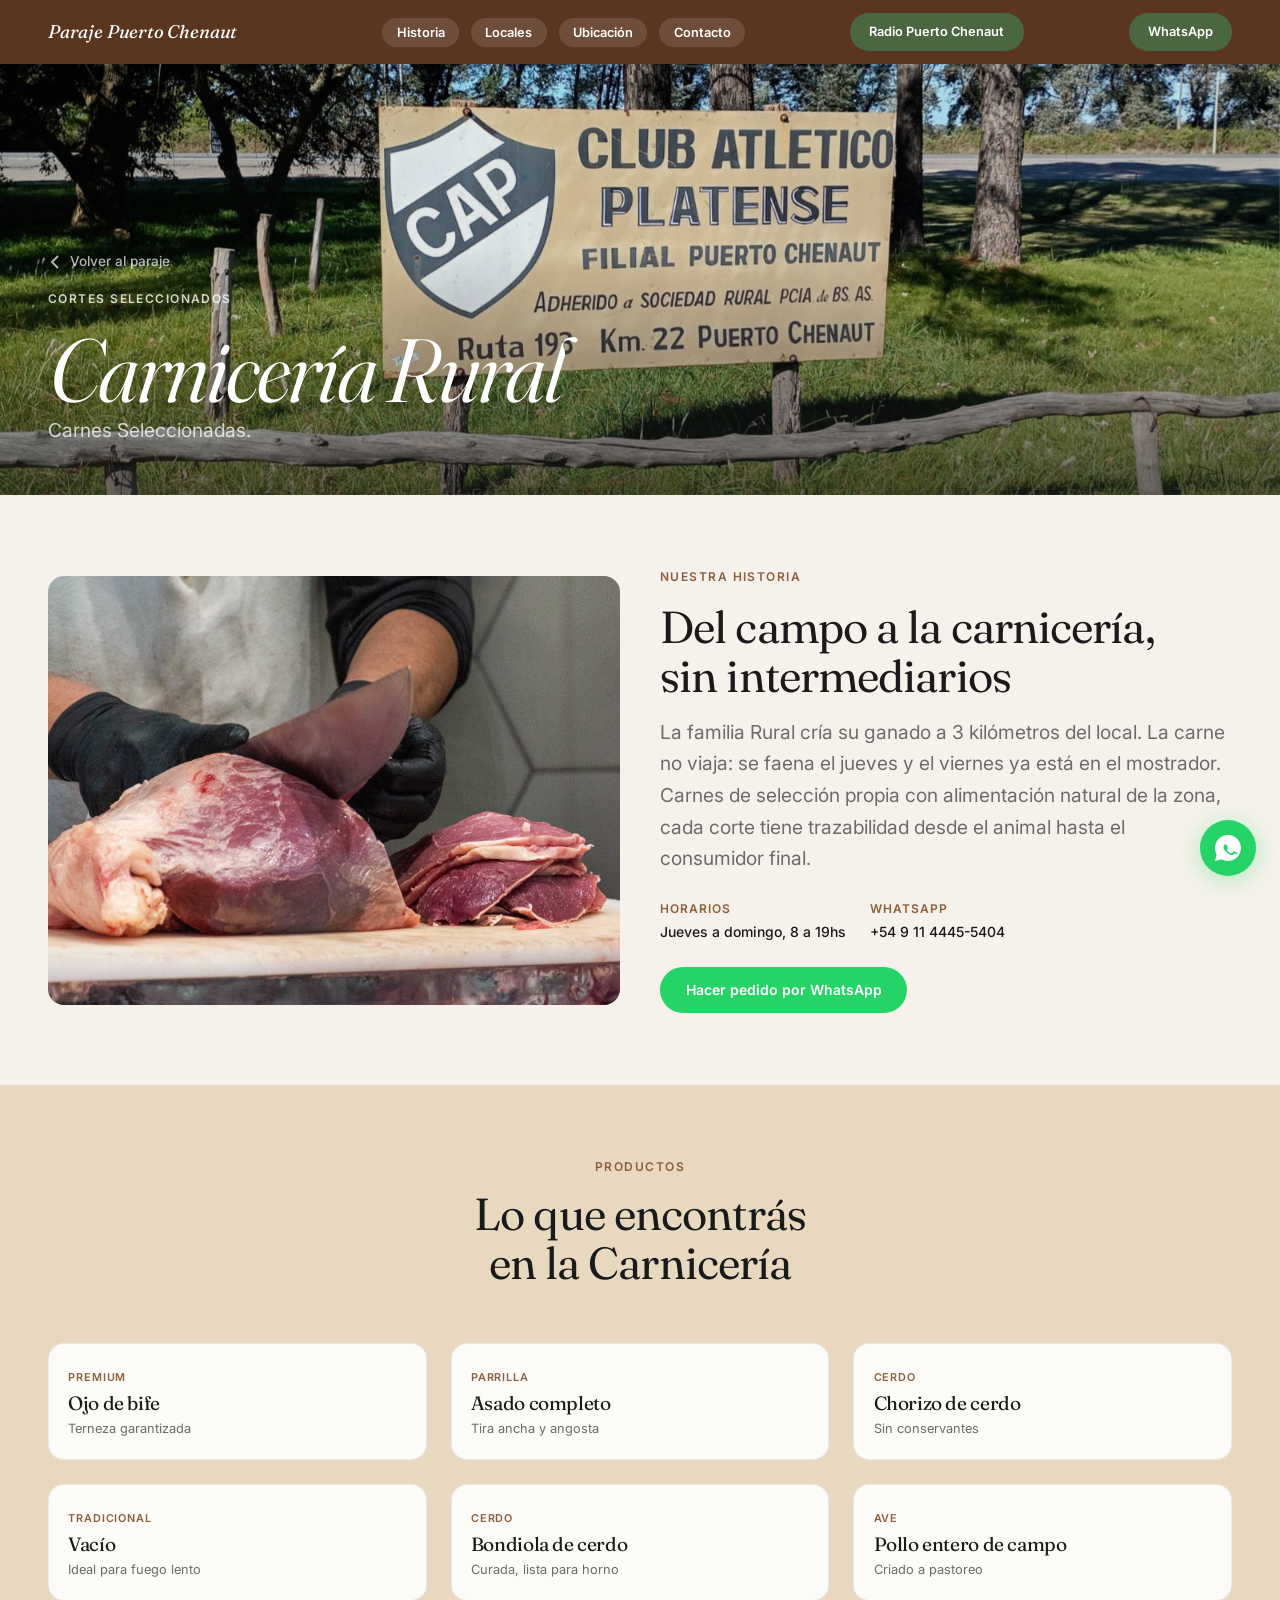
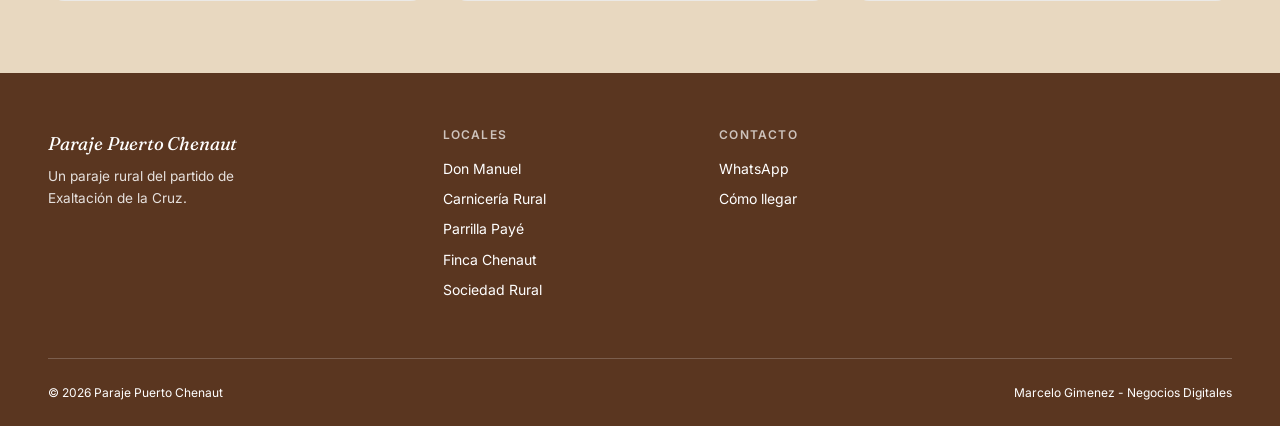
<file: paraje-puerto-chenaut/carniceria-rural.html>
<!DOCTYPE html>
<html lang="es">
<head>
  <meta charset="UTF-8">
  <meta name="viewport" content="width=device-width, initial-scale=1.0">
  <title>Carnicería Rural — Paraje Puerto Chenaut</title>
  <meta name="description" content="Carne vacuna de feedlot propio y cerdos criados a campo. Cortes frescos todos los días. Visitanos en Paraje Puerto Chenaut.">
  <link rel="icon" href="data:image/svg+xml,<svg xmlns='http://www.w3.org/2000/svg' viewBox='0 0 32 32'><text y='28' font-size='28'>🥩</text></svg>">
  <link rel="preconnect" href="https://fonts.googleapis.com">
  <link rel="preconnect" href="https://fonts.gstatic.com" crossorigin>
  <link rel="stylesheet" href="https://fonts.googleapis.com/css2?family=Fraunces:ital,opsz,wght@0,9..144,300..500;1,9..144,300..500&family=Inter:wght@300..600&display=swap">
  <link rel="preload" as="image" href="assets/img/platense.jpeg" fetchpriority="high">
  <link rel="stylesheet" href="styles.css?v=20260618">
</head>
<body>

  <a href="#main" class="skip-link">Saltar al contenido</a>
  <div class="cursor" data-cursor><span class="cursor-dot"></span><span class="cursor-ring"></span></div>

  <nav class="nav is-solid" data-nav>
    <div class="nav-inner">
      <a href="index.html" class="nav-logo">Paraje <span>Puerto&nbsp;Chenaut</span></a>
      <ul class="nav-links">
        <li><a href="historia.html">Historia</a></li>
        <li><a href="index.html#locales">Locales</a></li>
        <li><a href="index.html#mapa">Ubicación</a></li>
        <li><a href="index.html#contacto">Contacto</a></li>
      </ul>
      <a href="https://barranca2005.wixsite.com/radio-puertochenaut2" class="nav-cta" style="background:var(--accent);" target="_blank" rel="noopener">Radio Puerto Chenaut</a>
      <a href="https://wa.me/5491144455404" class="nav-cta" target="_blank" rel="noopener">WhatsApp</a>
      <button class="nav-toggle" data-nav-toggle aria-label="Menú"><span></span><span></span><span></span></button>
    </div>
  </nav>
  <div class="mobile-menu" data-mobile-menu>
    <a href="index.html">Inicio</a>
    <a href="historia.html">Historia</a>
    <a href="index.html#locales">Locales</a>
    <a href="index.html#mapa">Ubicación</a>
    <a href="index.html#contacto">Contacto</a>
    <a href="https://barranca2005.wixsite.com/radio-puertochenaut2" target="_blank" rel="noopener" style="color:var(--accent);">Radio Puerto Chenaut</a>
  </div>

  <main id="main">
    <section class="page-hero">
      <div class="page-hero-bg"><img src="assets/img/platense.jpeg" alt="Carnicería Rural" fetchpriority="high" decoding="sync"></div>
      <div class="page-hero-overlay"></div>
      <div class="page-hero-inner">
        <a href="index.html" class="back-link" style="color:rgba(255,255,255,0.7);margin-bottom:1rem;">
          <svg viewBox="0 0 16 16"><path d="M10 2L4 8l6 6" stroke="currentColor" stroke-width="2" fill="none"/></svg>
          Volver al paraje
        </a>
        <p class="eyebrow">Cortes seleccionados</p>
        <h1 class="display-xl">Carnicería Rural</h1>
        <p class="body-lg" style="color:rgba(255,255,255,0.75);max-width:42ch;">Carnes Seleccionadas.</p>
      </div>
    </section>

    <section class="section">
      <div class="container">
        <div class="info-block" data-reveal>
          <img src="assets/img/carni1.jpg" alt="Carnicería Rural - mostrador" loading="lazy">
          <div class="info-text">
            <p class="eyebrow">Nuestra historia</p>
            <h2 class="display-md">Del campo a la carnicería, sin intermediarios</h2>
            <p class="body-lg">La familia Rural cría su ganado a 3 kilómetros del local. La carne no viaja: se faena el jueves y el viernes ya está en el mostrador. Carnes de selección propia con alimentación natural de la zona, cada corte tiene trazabilidad desde el animal hasta el consumidor final.</p>
            <div class="info-meta">
              <div><strong>Horarios</strong><span>Jueves a domingo, 8 a 19hs</span></div>
              <div><strong>WhatsApp</strong><span>+54 9 11 4445-5404</span></div>
            </div>
            <a href="https://wa.me/5491144455404" class="btn btn-wa" style="margin-top:1.5rem;" target="_blank" rel="noopener">Hacer pedido por WhatsApp</a>
          </div>
        </div>
      </div>
    </section>

    <section class="section" style="background:var(--brown-pale);">
      <div class="container">
        <div class="section-header" data-reveal>
          <p class="eyebrow">Productos</p>
          <h2 class="display-md">Lo que encontrás en la Carnicería</h2>
        </div>
        <div class="product-grid">
          <article class="card" data-tilt><div class="card-body"><span class="card-tag">Premium</span><h3 class="card-title">Ojo de bife</h3><p class="card-meta">Terneza garantizada</p></div></article>
          <article class="card" data-tilt><div class="card-body"><span class="card-tag">Parrilla</span><h3 class="card-title">Asado completo</h3><p class="card-meta">Tira ancha y angosta</p></div></article>
          <article class="card" data-tilt><div class="card-body"><span class="card-tag">Cerdo</span><h3 class="card-title">Chorizo de cerdo</h3><p class="card-meta">Sin conservantes</p></div></article>
          <article class="card" data-tilt><div class="card-body"><span class="card-tag">Tradicional</span><h3 class="card-title">Vacío</h3><p class="card-meta">Ideal para fuego lento</p></div></article>
          <article class="card" data-tilt><div class="card-body"><span class="card-tag">Cerdo</span><h3 class="card-title">Bondiola de cerdo</h3><p class="card-meta">Curada, lista para horno</p></div></article>
          <article class="card" data-tilt><div class="card-body"><span class="card-tag">Ave</span><h3 class="card-title">Pollo entero de campo</h3><p class="card-meta">Criado a pastoreo</p></div></article>
        </div>
      </div>
    </section>
  </main>

  <a href="https://wa.me/5491144455404" class="wa-float" target="_blank" rel="noopener" aria-label="Contactar por WhatsApp">
    <svg viewBox="0 0 24 24" fill="currentColor"><path d="M12 0C5.4 0 0 5.4 0 12c0 2.1.5 4.1 1.5 5.9L0 24l6.3-1.6c1.7.9 3.6 1.6 5.7 1.6 6.6 0 12-5.4 12-12S18.6 0 12 0zm6 17c-.3.7-1.3 1.4-1.9 1.5-.5.1-1.1.2-2.4-.5-2.1-1.2-4.5-3.6-4.7-3.8-.1-.2-1.1-1.5-1.1-2.8s.7-2 .9-2.3c.2-.3.6-.4.8-.4h.6c.2 0 .4 0 .7.6.3.6.9 2.1.9 2.3.1.2.1.4 0 .6-.1.2-.3.7-.6 1-.2.2-.4.4-.2.6.6 1 2.1 2.4 3.8 3.1.5.3.8.2 1.1-.1.3-.3.9-1.2 1.1-1.6.2-.4.4-.3.7-.2.3.2 1.9.9 2.3 1.1.4.2.6.3.7.4.1.2.1.7-.1 1.3z"/></svg>
  </a>

  <footer class="footer">
    <div class="container">
      <div class="footer-grid">
        <div class="footer-brand"><span class="nav-logo">Paraje <span>Puerto&nbsp;Chenaut</span></span><p>Un paraje rural del partido de Exaltación de la Cruz.</p></div>
        <div class="footer-col"><h4>Locales</h4><a href="don-manuel.html">Don Manuel</a><a href="carniceria-rural.html">Carnicería Rural</a><a href="parrilla-paye.html">Parrilla Payé</a><a href="finca-chenaut.html">Finca Chenaut</a><a href="sociedad-rural.html">Sociedad Rural</a></div>
        <div class="footer-col"><h4>Contacto</h4><a href="https://wa.me/5491144455404" target="_blank" rel="noopener">WhatsApp</a><a href="https://maps.app.goo.gl/SMwc86DU2ZQDyjHz5" target="_blank" rel="noopener">Cómo llegar</a></div>
      </div>
      <div class="footer-bottom"><span>© 2026 Paraje Puerto Chenaut</span><span>Marcelo Gimenez - Negocios Digitales</span></div>
    </div>
  </footer>

  <script defer src="lib/gsap.min.js?20260618"></script>
  <script defer src="lib/ScrollTrigger.min.js?20260618"></script>
  <script defer src="lib/manifest.js?v=20260618"></script>
  <script defer src="main.js?v=20260618"></script>
</body>
</html>
</file>
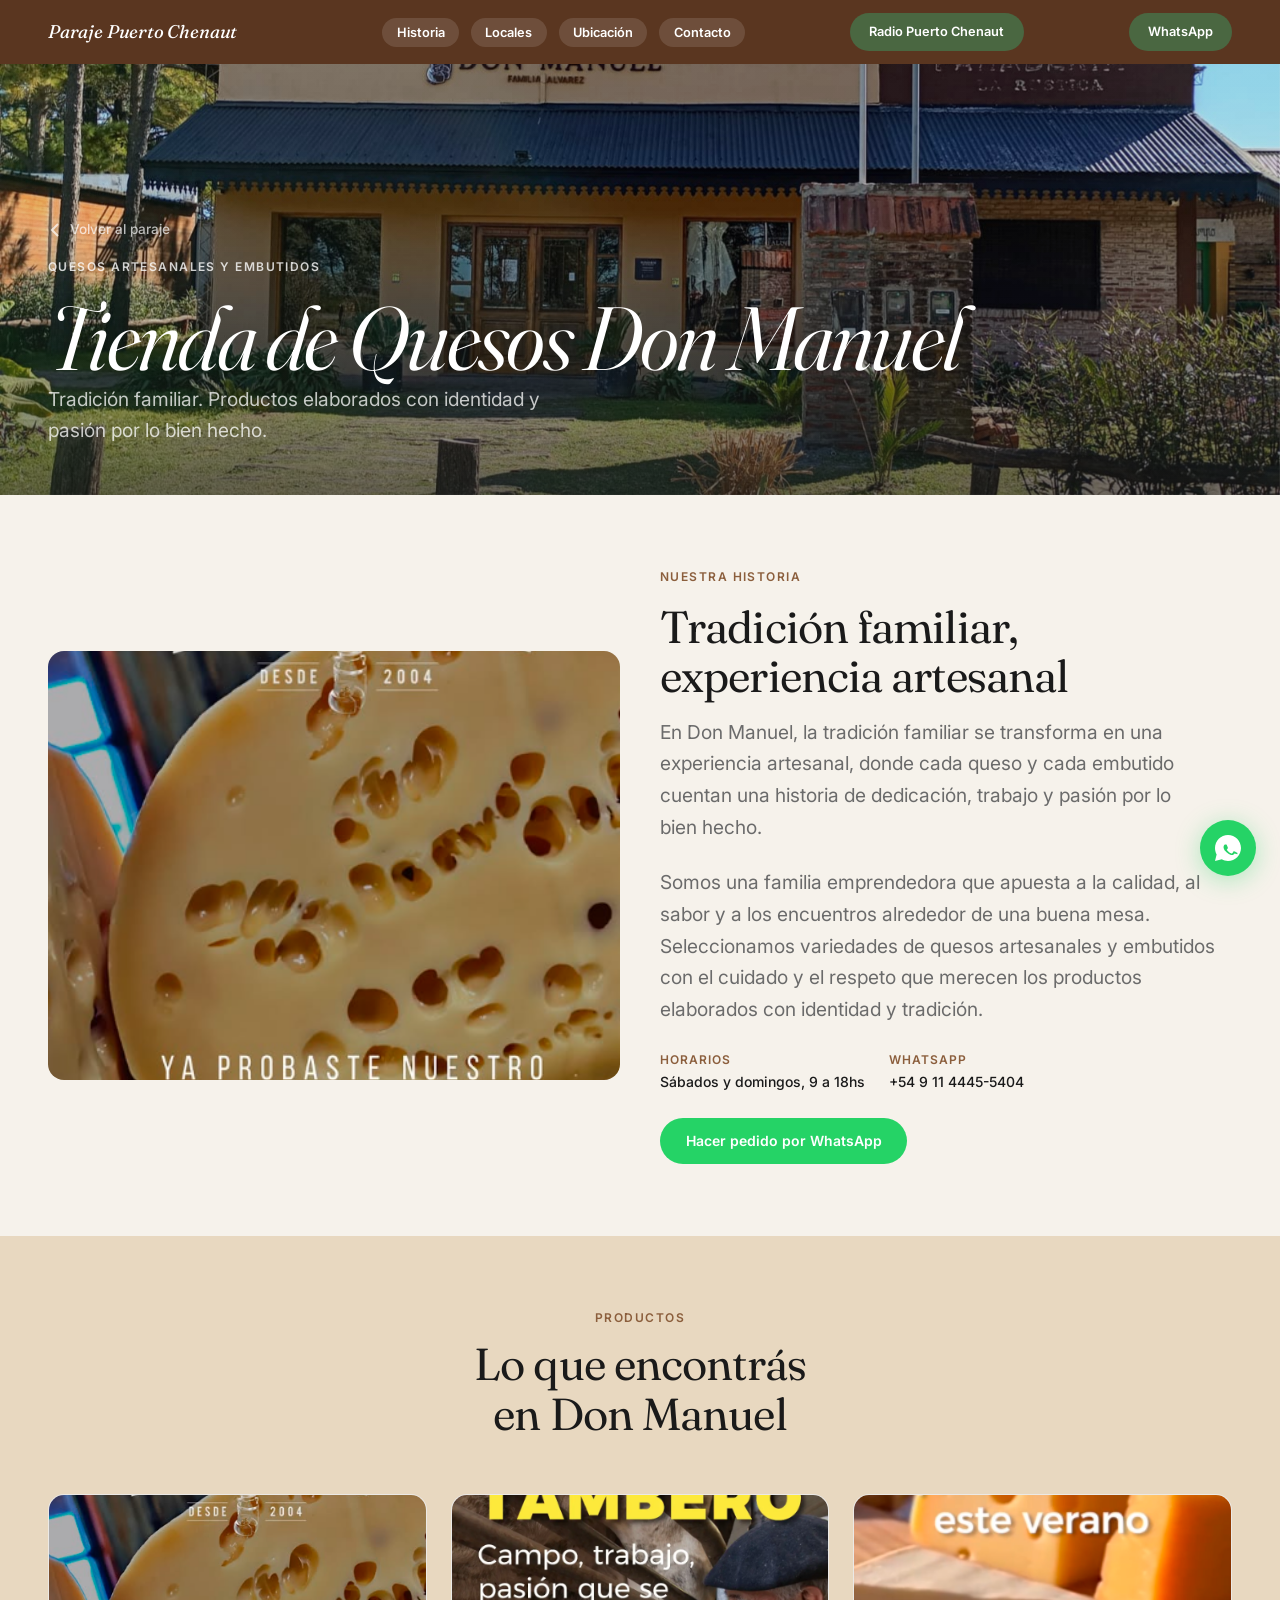
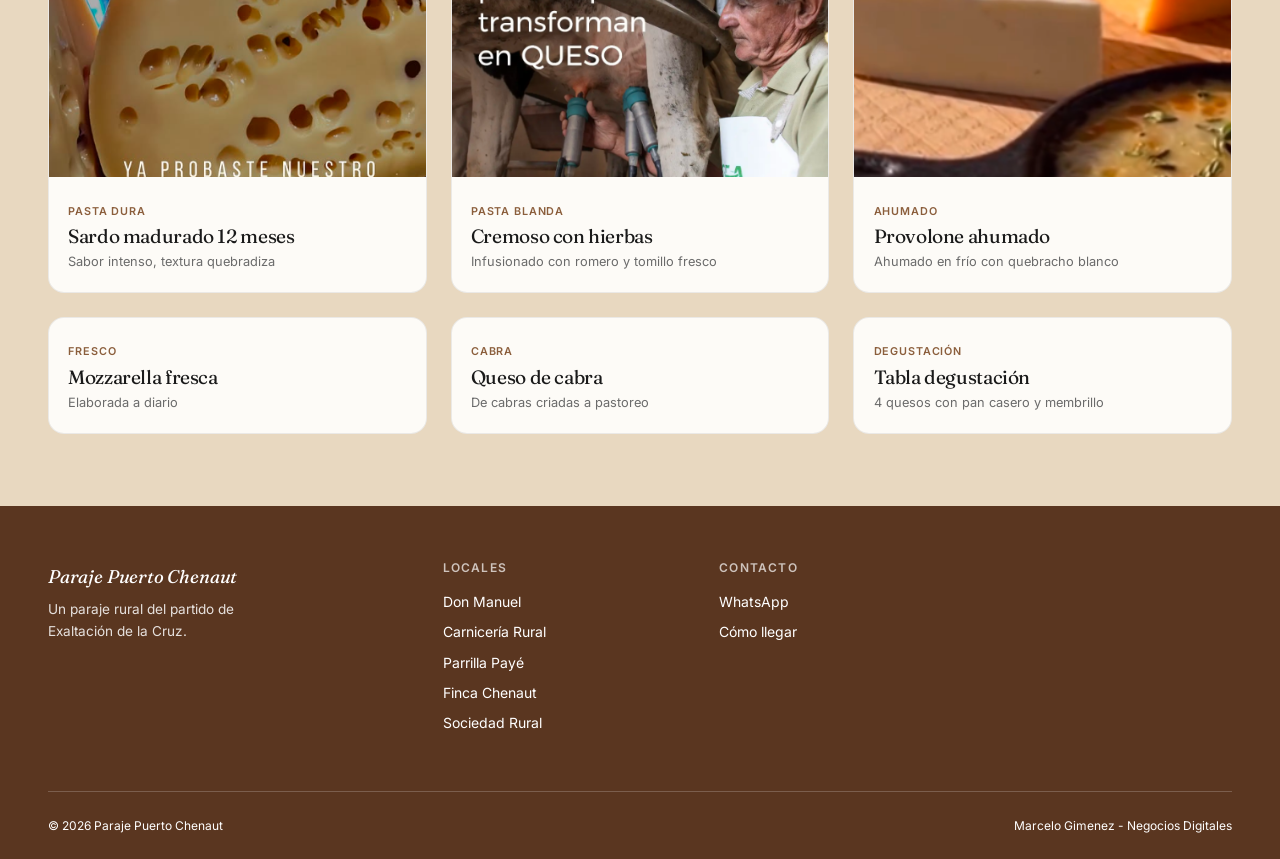
<file: paraje-puerto-chenaut/don-manuel.html>
<!DOCTYPE html>
<html lang="es">
<head>
  <meta charset="UTF-8">
  <meta name="viewport" content="width=device-width, initial-scale=1.0">
  <title>Tienda de Quesos Don Manuel — Paraje Puerto Chenaut</title>
  <meta name="description" content="Quesos artesanales y embutidos de tradición familiar. Experiencia artesanal con productos de identidad y calidad. Visitanos en Paraje Puerto Chenaut.">
  <link rel="icon" href="data:image/svg+xml,<svg xmlns='http://www.w3.org/2000/svg' viewBox='0 0 32 32'><text y='28' font-size='28'>🧀</text></svg>">
  <link rel="preconnect" href="https://fonts.googleapis.com">
  <link rel="preconnect" href="https://fonts.gstatic.com" crossorigin>
  <link rel="stylesheet" href="https://fonts.googleapis.com/css2?family=Fraunces:ital,opsz,wght@0,9..144,300..500;1,9..144,300..500&family=Inter:wght@300..600&display=swap">
  <link rel="preload" as="image" href="assets/img/manuel-hero.jpeg" fetchpriority="high">
  <link rel="stylesheet" href="styles.css?v=20260618">
</head>
<body>

  <a href="#main" class="skip-link">Saltar al contenido</a>
  <div class="cursor" data-cursor><span class="cursor-dot"></span><span class="cursor-ring"></span></div>

  <nav class="nav is-solid" data-nav>
    <div class="nav-inner">
      <a href="index.html" class="nav-logo">Paraje <span>Puerto&nbsp;Chenaut</span></a>
      <ul class="nav-links">
        <li><a href="historia.html">Historia</a></li>
        <li><a href="index.html#locales">Locales</a></li>
        <li><a href="index.html#mapa">Ubicación</a></li>
        <li><a href="index.html#contacto">Contacto</a></li>
      </ul>
      <a href="https://barranca2005.wixsite.com/radio-puertochenaut2" class="nav-cta" style="background:var(--accent);" target="_blank" rel="noopener">Radio Puerto Chenaut</a>
      <a href="https://wa.me/5491144455404" class="nav-cta" target="_blank" rel="noopener">WhatsApp</a>
      <button class="nav-toggle" data-nav-toggle aria-label="Menú"><span></span><span></span><span></span></button>
    </div>
  </nav>
  <div class="mobile-menu" data-mobile-menu>
    <a href="index.html">Inicio</a>
    <a href="historia.html">Historia</a>
    <a href="index.html#locales">Locales</a>
    <a href="index.html#mapa">Ubicación</a>
    <a href="index.html#contacto">Contacto</a>
    <a href="https://barranca2005.wixsite.com/radio-puertochenaut2" target="_blank" rel="noopener" style="color:var(--accent);">Radio Puerto Chenaut</a>
  </div>

  <main id="main">
    <section class="page-hero">
      <div class="page-hero-bg"><img src="assets/img/manuel-hero.jpeg" alt="Tienda de Quesos Don Manuel" fetchpriority="high" decoding="sync"></div>
      <div class="page-hero-overlay"></div>
      <div class="page-hero-inner">
        <a href="index.html" class="back-link" style="color:rgba(255,255,255,0.7);margin-bottom:1rem;">
          <svg viewBox="0 0 16 16"><path d="M10 2L4 8l6 6" stroke="currentColor" stroke-width="2" fill="none"/></svg>
          Volver al paraje
        </a>
        <p class="eyebrow">Quesos artesanales y embutidos</p>
        <h1 class="display-xl">Tienda de Quesos Don&nbsp;Manuel</h1>
        <p class="body-lg" style="color:rgba(255,255,255,0.75);max-width:42ch;">Tradición familiar. Productos elaborados con identidad y pasión por lo bien hecho.</p>
      </div>
    </section>

    <section class="section">
      <div class="container">
        <div class="info-block" data-reveal>
          <img src="assets/img/manuel-1.png" alt="Quesos Don Manuel - productos" loading="lazy">
          <div class="info-text">
            <p class="eyebrow">Nuestra historia</p>
            <h2 class="display-md">Tradición familiar, experiencia artesanal</h2>
            <p class="body-lg">En Don Manuel, la tradición familiar se transforma en una experiencia artesanal, donde cada queso y cada embutido cuentan una historia de dedicación, trabajo y pasión por lo bien hecho.</p>
            <p class="body-lg">Somos una familia emprendedora que apuesta a la calidad, al sabor y a los encuentros alrededor de una buena mesa. Seleccionamos variedades de quesos artesanales y embutidos con el cuidado y el respeto que merecen los productos elaborados con identidad y tradición.</p>
            <div class="info-meta">
              <div><strong>Horarios</strong><span>Sábados y domingos, 9 a 18hs</span></div>
              <div><strong>WhatsApp</strong><span>+54 9 11 4445-5404</span></div>
            </div>
            <a href="https://wa.me/5491144455404" class="btn btn-wa" style="margin-top:1.5rem;" target="_blank" rel="noopener">Hacer pedido por WhatsApp</a>
          </div>
        </div>
      </div>
    </section>

    <section class="section" style="background:var(--brown-pale);">
      <div class="container">
        <div class="section-header" data-reveal>
          <p class="eyebrow">Productos</p>
          <h2 class="display-md">Lo que encontrás en Don Manuel</h2>
        </div>
        <div class="product-grid">
          <article class="card" data-tilt>
            <img src="assets/img/manuel-1.png" alt="Sardo madurado 12 meses" class="card-img" loading="lazy">
            <div class="card-body"><span class="card-tag">Pasta dura</span><h3 class="card-title">Sardo madurado 12 meses</h3><p class="card-meta">Sabor intenso, textura quebradiza</p></div>
          </article>
          <article class="card" data-tilt>
            <img src="assets/img/manuel-2.png" alt="Cremoso con hierbas" class="card-img" loading="lazy">
            <div class="card-body"><span class="card-tag">Pasta blanda</span><h3 class="card-title">Cremoso con hierbas</h3><p class="card-meta">Infusionado con romero y tomillo fresco</p></div>
          </article>
          <article class="card" data-tilt>
            <img src="assets/img/manuel-3.png" alt="Provolone ahumado" class="card-img" loading="lazy">
            <div class="card-body"><span class="card-tag">Ahumado</span><h3 class="card-title">Provolone ahumado</h3><p class="card-meta">Ahumado en frío con quebracho blanco</p></div>
          </article>
          <article class="card" data-tilt>
            <div class="card-body"><span class="card-tag">Fresco</span><h3 class="card-title">Mozzarella fresca</h3><p class="card-meta">Elaborada a diario</p></div>
          </article>
          <article class="card" data-tilt>
            <div class="card-body"><span class="card-tag">Cabra</span><h3 class="card-title">Queso de cabra</h3><p class="card-meta">De cabras criadas a pastoreo</p></div>
          </article>
          <article class="card" data-tilt>
            <div class="card-body"><span class="card-tag">Degustación</span><h3 class="card-title">Tabla degustación</h3><p class="card-meta">4 quesos con pan casero y membrillo</p></div>
          </article>
        </div>
      </div>
    </section>
  </main>

  <a href="https://wa.me/5491144455404" class="wa-float" target="_blank" rel="noopener" aria-label="Contactar por WhatsApp">
    <svg viewBox="0 0 24 24" fill="currentColor"><path d="M12 0C5.4 0 0 5.4 0 12c0 2.1.5 4.1 1.5 5.9L0 24l6.3-1.6c1.7.9 3.6 1.6 5.7 1.6 6.6 0 12-5.4 12-12S18.6 0 12 0zm6 17c-.3.7-1.3 1.4-1.9 1.5-.5.1-1.1.2-2.4-.5-2.1-1.2-4.5-3.6-4.7-3.8-.1-.2-1.1-1.5-1.1-2.8s.7-2 .9-2.3c.2-.3.6-.4.8-.4h.6c.2 0 .4 0 .7.6.3.6.9 2.1.9 2.3.1.2.1.4 0 .6-.1.2-.3.7-.6 1-.2.2-.4.4-.2.6.6 1 2.1 2.4 3.8 3.1.5.3.8.2 1.1-.1.3-.3.9-1.2 1.1-1.6.2-.4.4-.3.7-.2.3.2 1.9.9 2.3 1.1.4.2.6.3.7.4.1.2.1.7-.1 1.3z"/></svg>
  </a>

  <footer class="footer">
    <div class="container">
      <div class="footer-grid">
        <div class="footer-brand"><span class="nav-logo">Paraje <span>Puerto&nbsp;Chenaut</span></span><p>Un paraje rural del partido de Exaltación de la Cruz.</p></div>
        <div class="footer-col"><h4>Locales</h4><a href="don-manuel.html">Don Manuel</a><a href="carniceria-rural.html">Carnicería Rural</a><a href="parrilla-paye.html">Parrilla Payé</a><a href="finca-chenaut.html">Finca Chenaut</a><a href="sociedad-rural.html">Sociedad Rural</a></div>
        <div class="footer-col"><h4>Contacto</h4><a href="https://wa.me/5491144455404" target="_blank" rel="noopener">WhatsApp</a><a href="https://maps.app.goo.gl/SMwc86DU2ZQDyjHz5" target="_blank" rel="noopener">Cómo llegar</a></div>
      </div>
      <div class="footer-bottom"><span>© 2026 Paraje Puerto Chenaut</span><span>Marcelo Gimenez - Negocios Digitales</span></div>
    </div>
  </footer>

  <script defer src="lib/gsap.min.js?20260618"></script>
  <script defer src="lib/ScrollTrigger.min.js?20260618"></script>
  <script defer src="lib/manifest.js?v=20260618"></script>
  <script defer src="main.js?v=20260618"></script>
</body>
</html>
</file>
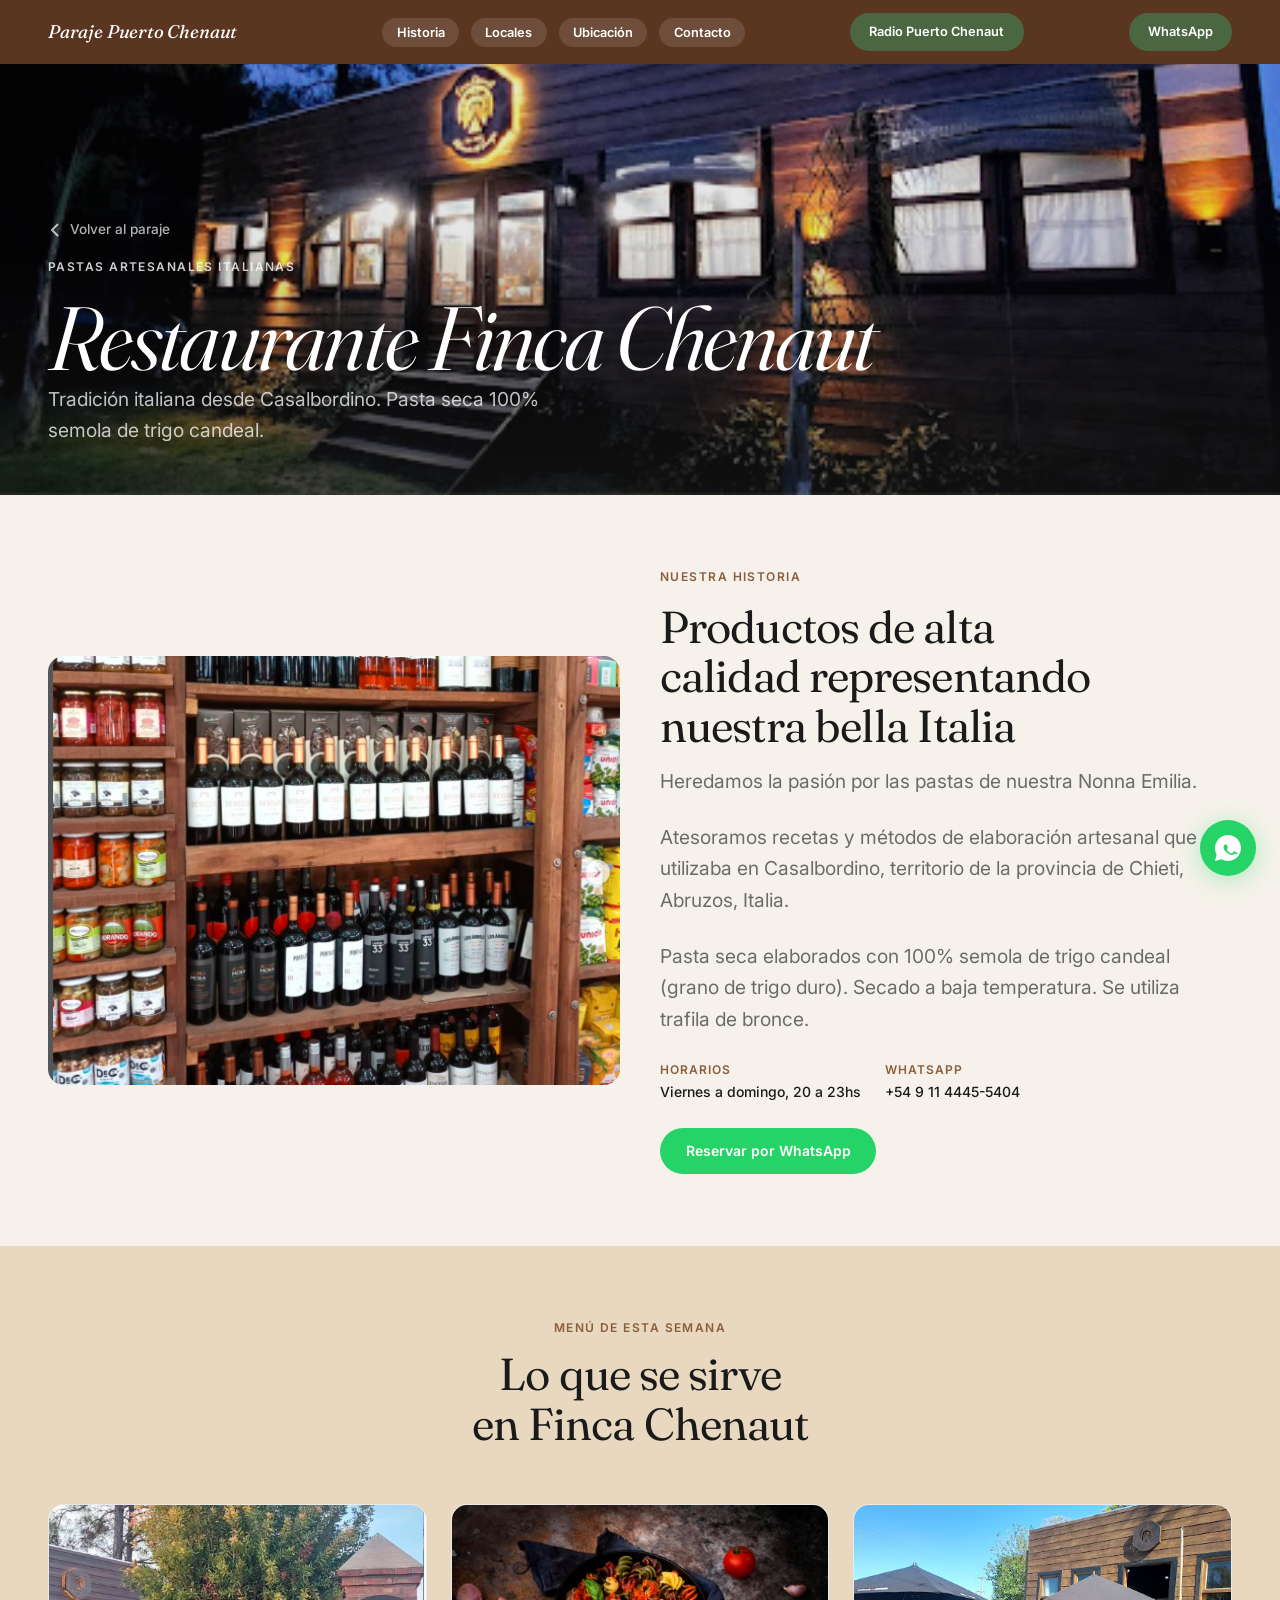
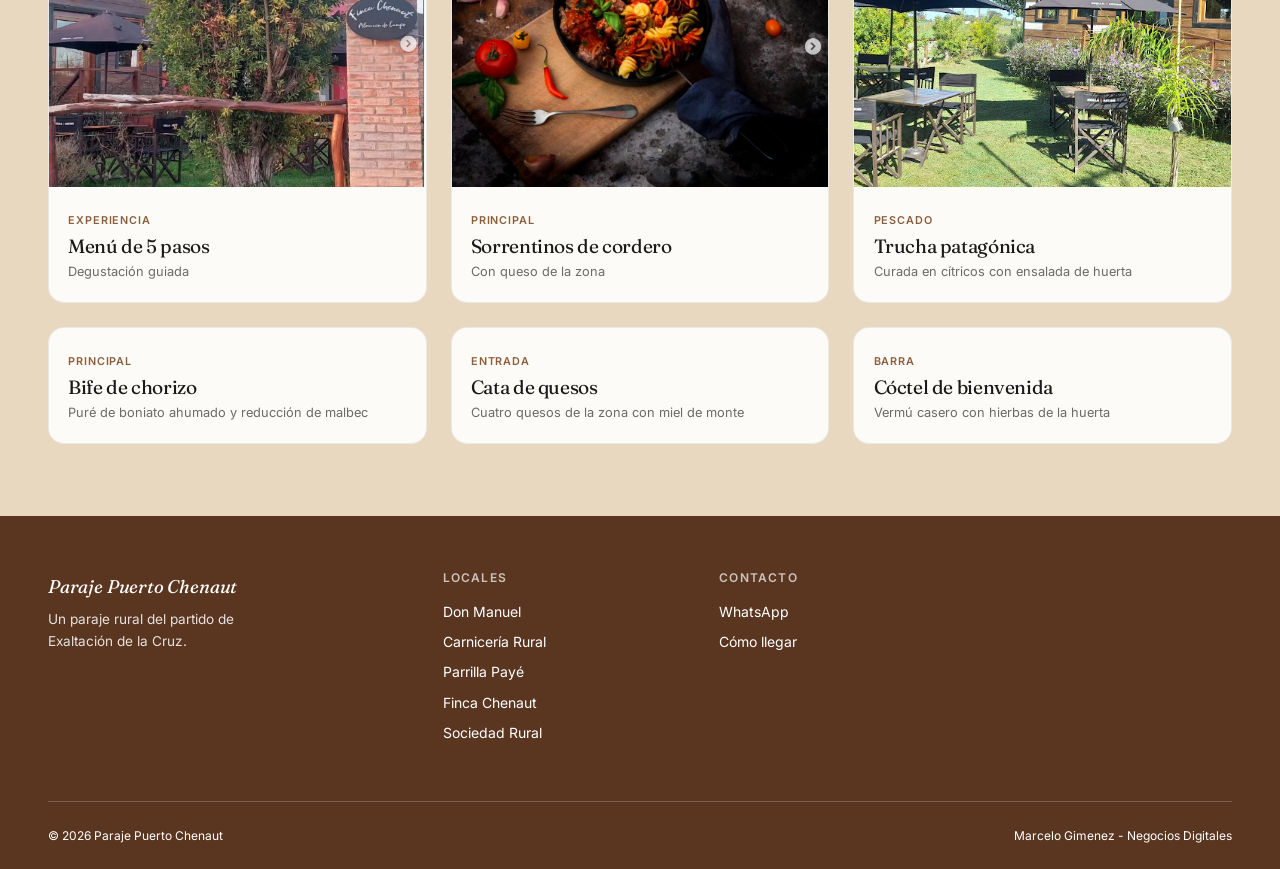
<file: paraje-puerto-chenaut/finca-chenaut.html>
<!DOCTYPE html>
<html lang="es">
<head>
  <meta charset="UTF-8">
  <meta name="viewport" content="width=device-width, initial-scale=1.0">
  <title>Restaurante Finca Chenaut — Paraje Puerto Chenaut</title>
  <meta name="description" content="Pastas artesanales de tradición italiana. Recetas de Nonna Emilia traídas de Casalbordino, Abruzos. Pasta seca con 100% semola de trigo candeal en Paraje Puerto Chenaut.">
  <link rel="icon" href="data:image/svg+xml,<svg xmlns='http://www.w3.org/2000/svg' viewBox='0 0 32 32'><text y='28' font-size='28'>🍽️</text></svg>">
  <link rel="preconnect" href="https://fonts.googleapis.com">
  <link rel="preconnect" href="https://fonts.gstatic.com" crossorigin>
  <link rel="stylesheet" href="https://fonts.googleapis.com/css2?family=Fraunces:ital,opsz,wght@0,9..144,300..500;1,9..144,300..500&family=Inter:wght@300..600&display=swap">
  <link rel="preload" as="image" href="assets/img/finca-hero.jpg" fetchpriority="high">
  <link rel="stylesheet" href="styles.css?v=20260618">
</head>
<body>

  <a href="#main" class="skip-link">Saltar al contenido</a>
  <div class="cursor" data-cursor><span class="cursor-dot"></span><span class="cursor-ring"></span></div>

  <nav class="nav is-solid" data-nav>
    <div class="nav-inner">
      <a href="index.html" class="nav-logo">Paraje <span>Puerto&nbsp;Chenaut</span></a>
      <ul class="nav-links">
        <li><a href="historia.html">Historia</a></li>
        <li><a href="index.html#locales">Locales</a></li>
        <li><a href="index.html#mapa">Ubicación</a></li>
        <li><a href="index.html#contacto">Contacto</a></li>
      </ul>
      <a href="https://barranca2005.wixsite.com/radio-puertochenaut2" class="nav-cta" style="background:var(--accent);" target="_blank" rel="noopener">Radio Puerto Chenaut</a>
      <a href="https://wa.me/5491144455404" class="nav-cta" target="_blank" rel="noopener">WhatsApp</a>
      <button class="nav-toggle" data-nav-toggle aria-label="Menú"><span></span><span></span><span></span></button>
    </div>
  </nav>
  <div class="mobile-menu" data-mobile-menu>
    <a href="index.html">Inicio</a>
    <a href="historia.html">Historia</a>
    <a href="index.html#locales">Locales</a>
    <a href="index.html#mapa">Ubicación</a>
    <a href="index.html#contacto">Contacto</a>
    <a href="https://barranca2005.wixsite.com/radio-puertochenaut2" target="_blank" rel="noopener" style="color:var(--accent);">Radio Puerto Chenaut</a>
  </div>

  <main id="main">
    <section class="page-hero">
      <div class="page-hero-bg"><img src="assets/img/finca-hero.jpg" alt="Restaurante Finca Chenaut" fetchpriority="high" decoding="sync"></div>
      <div class="page-hero-overlay"></div>
      <div class="page-hero-inner">
        <a href="index.html" class="back-link" style="color:rgba(255,255,255,0.7);margin-bottom:1rem;">
          <svg viewBox="0 0 16 16"><path d="M10 2L4 8l6 6" stroke="currentColor" stroke-width="2" fill="none"/></svg>
          Volver al paraje
        </a>
        <p class="eyebrow">Pastas artesanales italianas</p>
        <h1 class="display-xl">Restaurante Finca Chenaut</h1>
        <p class="body-lg" style="color:rgba(255,255,255,0.75);max-width:42ch;">Tradición italiana desde Casalbordino. Pasta seca 100% semola de trigo candeal.</p>
      </div>
    </section>

    <section class="section">
      <div class="container">
        <div class="info-block" data-reveal>
          <img src="assets/img/finca-1.png" alt="Finca Chenaut - huerta y cocina" loading="lazy">
          <div class="info-text">
            <p class="eyebrow">Nuestra historia</p>
            <h2 class="display-md">Productos de alta calidad representando nuestra bella Italia</h2>
            <p class="body-lg">Heredamos la pasión por las pastas de nuestra Nonna Emilia.</p>
            <p class="body-lg">Atesoramos recetas y métodos de elaboración artesanal que ella utilizaba en Casalbordino, territorio de la provincia de Chieti, Abruzos, Italia.</p>
            <p class="body-lg">Pasta seca elaborados con 100% semola de trigo candeal (grano de trigo duro). Secado a baja temperatura. Se utiliza trafila de bronce.</p>
            <div class="info-meta">
              <div><strong>Horarios</strong><span>Viernes a domingo, 20 a 23hs</span></div>
              <div><strong>WhatsApp</strong><span>+54 9 11 4445-5404</span></div>
            </div>
            <a href="https://wa.me/5491144455404" class="btn btn-wa" style="margin-top:1.5rem;" target="_blank" rel="noopener">Reservar por WhatsApp</a>
          </div>
        </div>
      </div>
    </section>

    <section class="section" style="background:var(--brown-pale);">
      <div class="container">
        <div class="section-header" data-reveal>
          <p class="eyebrow">Menú de esta semana</p>
          <h2 class="display-md">Lo que se sirve en Finca Chenaut</h2>
        </div>
        <div class="product-grid">
          <article class="card" data-tilt>
            <img src="assets/img/finca-2.png" alt="Menú de 5 pasos" class="card-img" loading="lazy">
            <div class="card-body"><span class="card-tag">Experiencia</span><h3 class="card-title">Menú de 5 pasos</h3><p class="card-meta">Degustación guiada</p></div>
          </article>
          <article class="card" data-tilt>
            <img src="assets/img/finca-3.png" alt="Sorrentinos de cordero" class="card-img" loading="lazy">
            <div class="card-body"><span class="card-tag">Principal</span><h3 class="card-title">Sorrentinos de cordero</h3><p class="card-meta">Con queso de la zona</p></div>
          </article>
          <article class="card" data-tilt>
            <img src="assets/img/finca6.jpg" alt="Trucha patagónica" class="card-img" loading="lazy">
            <div class="card-body"><span class="card-tag">Pescado</span><h3 class="card-title">Trucha patagónica</h3><p class="card-meta">Curada en cítricos con ensalada de huerta</p></div>
          </article>
          <article class="card" data-tilt>
            <div class="card-body"><span class="card-tag">Principal</span><h3 class="card-title">Bife de chorizo</h3><p class="card-meta">Puré de boniato ahumado y reducción de malbec</p></div>
          </article>
          <article class="card" data-tilt>
            <div class="card-body"><span class="card-tag">Entrada</span><h3 class="card-title">Cata de quesos</h3><p class="card-meta">Cuatro quesos de la zona con miel de monte</p></div>
          </article>
          <article class="card" data-tilt>
            <div class="card-body"><span class="card-tag">Barra</span><h3 class="card-title">Cóctel de bienvenida</h3><p class="card-meta">Vermú casero con hierbas de la huerta</p></div>
          </article>
        </div>
      </div>
    </section>
  </main>

  <a href="https://wa.me/5491144455404" class="wa-float" target="_blank" rel="noopener" aria-label="Contactar por WhatsApp">
    <svg viewBox="0 0 24 24" fill="currentColor"><path d="M12 0C5.4 0 0 5.4 0 12c0 2.1.5 4.1 1.5 5.9L0 24l6.3-1.6c1.7.9 3.6 1.6 5.7 1.6 6.6 0 12-5.4 12-12S18.6 0 12 0zm6 17c-.3.7-1.3 1.4-1.9 1.5-.5.1-1.1.2-2.4-.5-2.1-1.2-4.5-3.6-4.7-3.8-.1-.2-1.1-1.5-1.1-2.8s.7-2 .9-2.3c.2-.3.6-.4.8-.4h.6c.2 0 .4 0 .7.6.3.6.9 2.1.9 2.3.1.2.1.4 0 .6-.1.2-.3.7-.6 1-.2.2-.4.4-.2.6.6 1 2.1 2.4 3.8 3.1.5.3.8.2 1.1-.1.3-.3.9-1.2 1.1-1.6.2-.4.4-.3.7-.2.3.2 1.9.9 2.3 1.1.4.2.6.3.7.4.1.2.1.7-.1 1.3z"/></svg>
  </a>

  <footer class="footer">
    <div class="container">
      <div class="footer-grid">
        <div class="footer-brand"><span class="nav-logo">Paraje <span>Puerto&nbsp;Chenaut</span></span><p>Un paraje rural del partido de Exaltación de la Cruz.</p></div>
        <div class="footer-col"><h4>Locales</h4><a href="don-manuel.html">Don Manuel</a><a href="carniceria-rural.html">Carnicería Rural</a><a href="parrilla-paye.html">Parrilla Payé</a><a href="finca-chenaut.html">Finca Chenaut</a><a href="sociedad-rural.html">Sociedad Rural</a></div>
        <div class="footer-col"><h4>Contacto</h4><a href="https://wa.me/5491144455404" target="_blank" rel="noopener">WhatsApp</a><a href="https://maps.app.goo.gl/SMwc86DU2ZQDyjHz5" target="_blank" rel="noopener">Cómo llegar</a></div>
      </div>
      <div class="footer-bottom"><span>© 2026 Paraje Puerto Chenaut</span><span>Marcelo Gimenez - Negocios Digitales</span></div>
    </div>
  </footer>

  <script defer src="lib/gsap.min.js?20260618"></script>
  <script defer src="lib/ScrollTrigger.min.js?20260618"></script>
  <script defer src="lib/manifest.js?v=20260618"></script>
  <script defer src="main.js?v=20260618"></script>
</body>
</html>
</file>
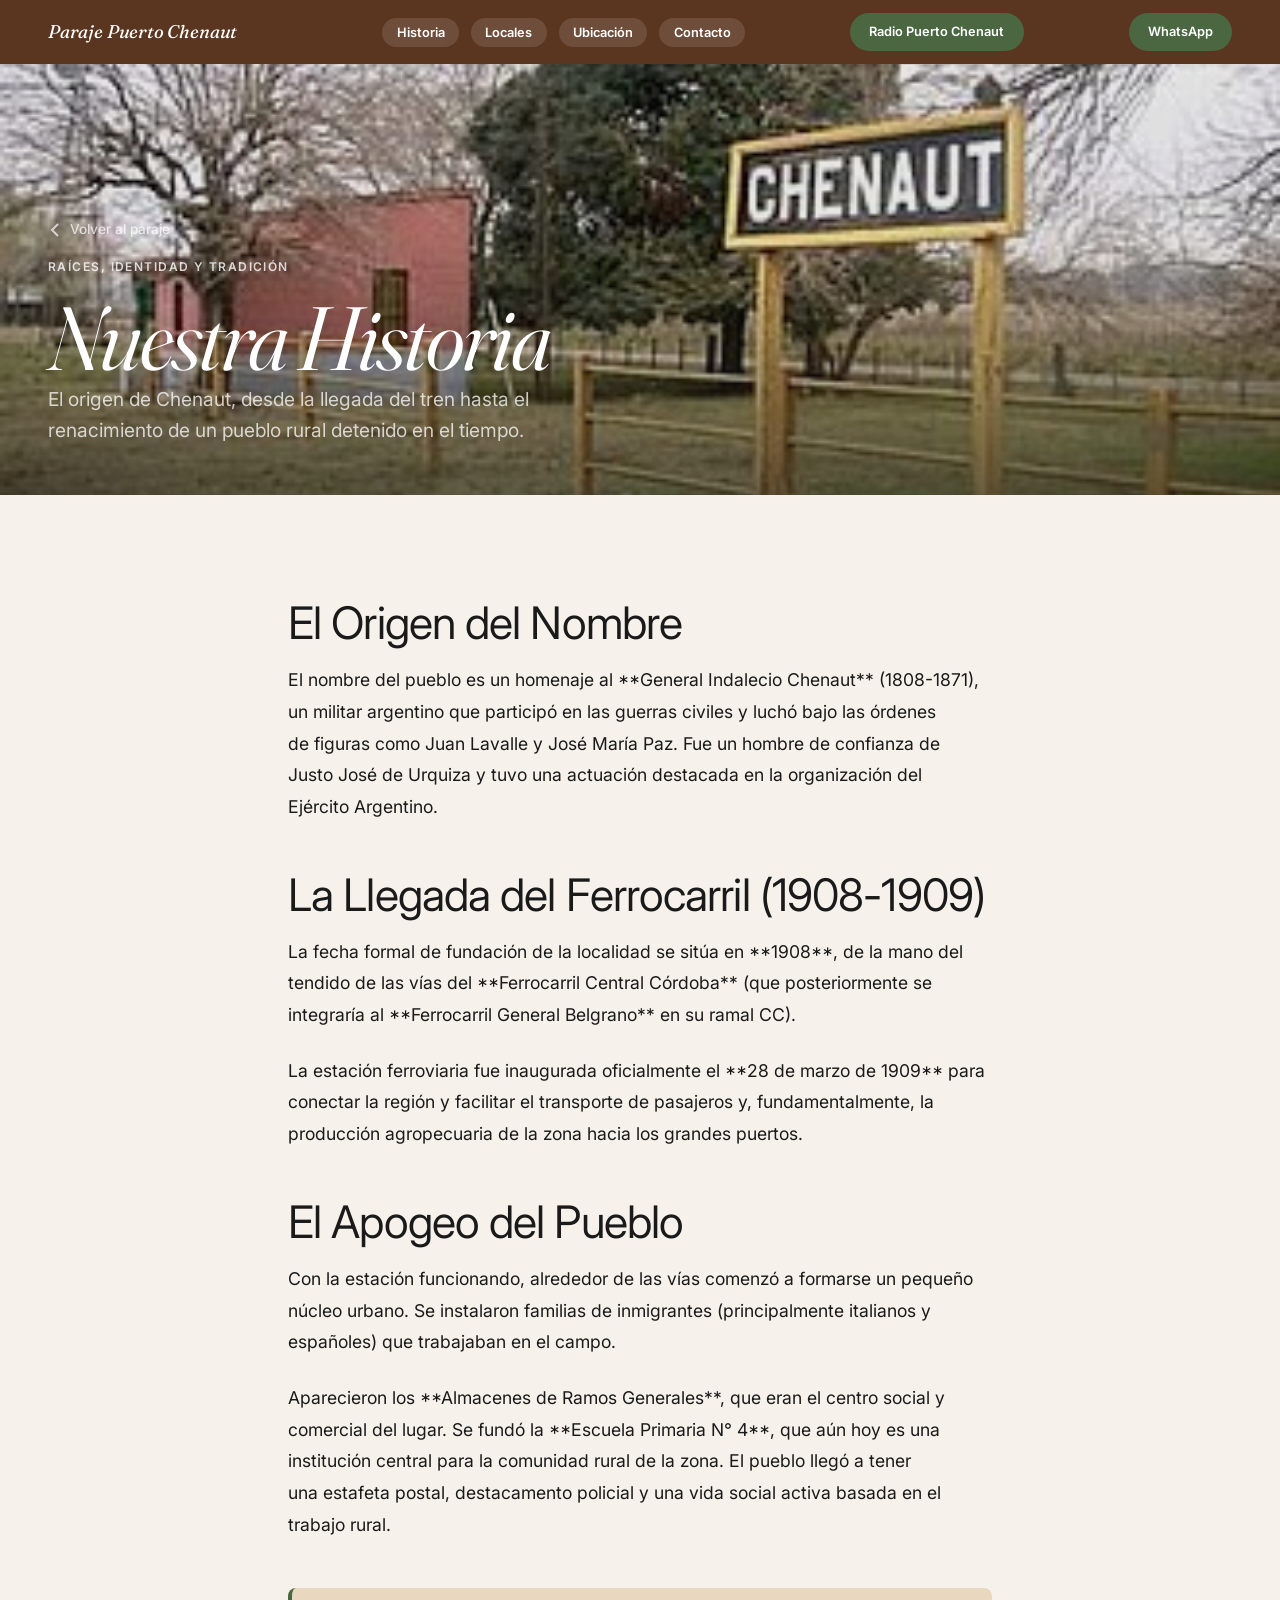
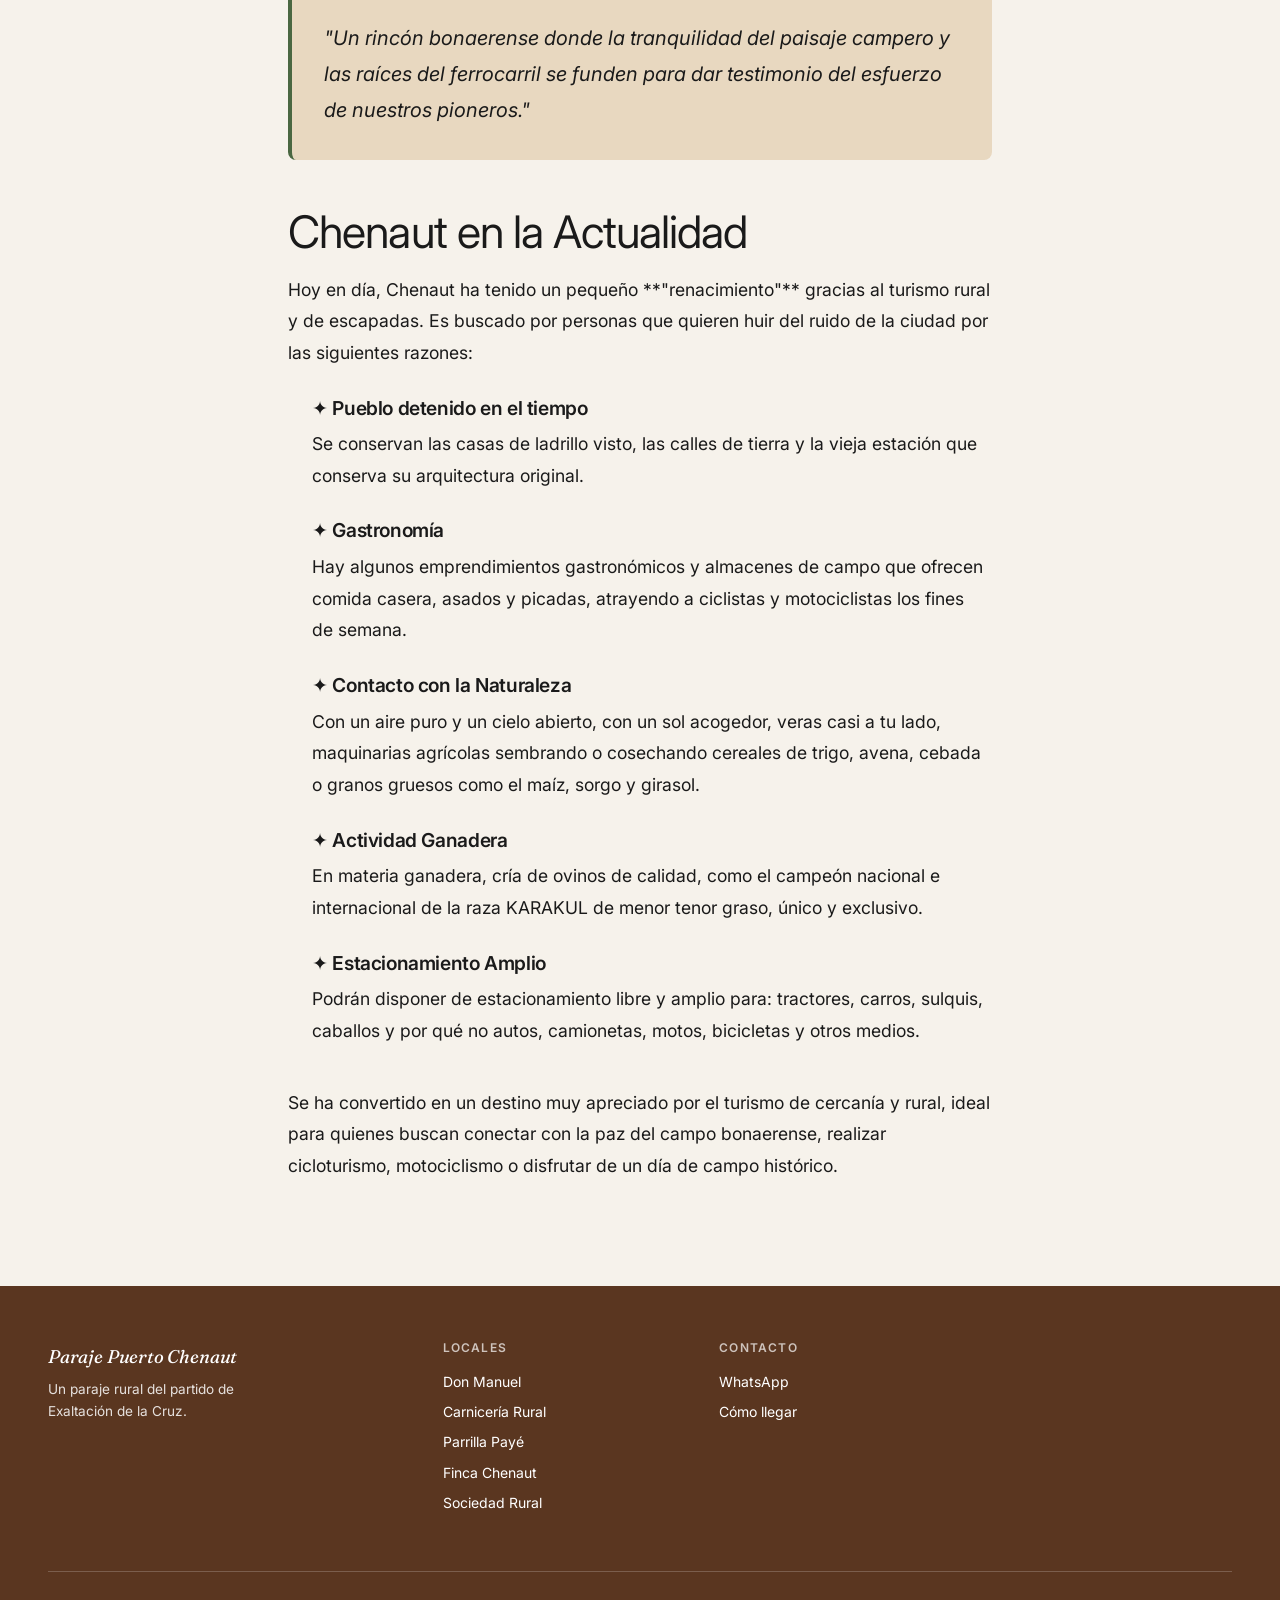
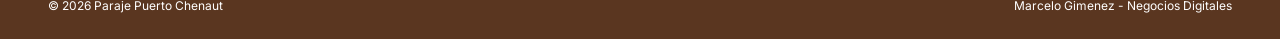
<file: paraje-puerto-chenaut/historia.html>
<!DOCTYPE html>
<html lang="es">
<head>
  <meta charset="UTF-8">
  <meta name="viewport" content="width=device-width, initial-scale=1.0">
  <title>Historia — Paraje Puerto Chenaut</title>
  <meta name="description" content="Conocé la historia y el origen del nombre de Paraje Puerto Chenaut. La llegada del ferrocarril en 1909, su época de apogeo y su renacimiento.">
  <link rel="icon" href="data:image/svg+xml,<svg xmlns='http://www.w3.org/2000/svg' viewBox='0 0 32 32'><text y='28' font-size='28'>📜</text></svg>">
  <link rel="preconnect" href="https://fonts.googleapis.com">
  <link rel="preconnect" href="https://fonts.gstatic.com" crossorigin>
  <link rel="stylesheet" href="https://fonts.googleapis.com/css2?family=Fraunces:ital,opsz,wght@0,9..144,300..500;1,9..144,300..500&family=Inter:wght@300..600&display=swap">
  <link rel="preload" as="image" href="assets/img/Estación_Chenaut.jpg" fetchpriority="high">
  <link rel="stylesheet" href="styles.css?v=20260618">
</head>
<body>

  <a href="#main" class="skip-link">Saltar al contenido</a>
  <div class="cursor" data-cursor><span class="cursor-dot"></span><span class="cursor-ring"></span></div>

  <nav class="nav is-solid" data-nav>
    <div class="nav-inner">
      <a href="index.html" class="nav-logo">Paraje <span>Puerto&nbsp;Chenaut</span></a>
      <ul class="nav-links">
        <li><a href="historia.html" class="active">Historia</a></li>
        <li><a href="index.html#locales">Locales</a></li>
        <li><a href="index.html#mapa">Ubicación</a></li>
        <li><a href="index.html#contacto">Contacto</a></li>
      </ul>
      <a href="https://barranca2005.wixsite.com/radio-puertochenaut2" class="nav-cta" style="background:var(--accent);" target="_blank" rel="noopener">Radio Puerto Chenaut</a>
      <a href="https://wa.me/5491144455404" class="nav-cta" target="_blank" rel="noopener">WhatsApp</a>
      <button class="nav-toggle" data-nav-toggle aria-label="Menú"><span></span><span></span><span></span></button>
    </div>
  </nav>

  <div class="mobile-menu" data-mobile-menu>
    <a href="index.html">Inicio</a>
    <a href="historia.html">Historia</a>
    <a href="index.html#locales">Locales</a>
    <a href="index.html#mapa">Ubicación</a>
    <a href="index.html#contacto">Contacto</a>
    <a href="https://barranca2005.wixsite.com/radio-puertochenaut2" target="_blank" rel="noopener" style="color:var(--accent);">Radio Puerto Chenaut</a>
  </div>

  <main id="main">
    <section class="page-hero">
      <div class="page-hero-bg"><img src="assets/img/Estación_Chenaut.jpg" alt="Estación Chenaut" fetchpriority="high" decoding="sync"></div>
      <div class="page-hero-overlay"></div>
      <div class="page-hero-inner">
        <a href="index.html" class="back-link" style="color:rgba(255,255,255,0.7);margin-bottom:1rem;">
          <svg viewBox="0 0 16 16"><path d="M10 2L4 8l6 6" stroke="currentColor" stroke-width="2" fill="none"/></svg>
          Volver al paraje
        </a>
        <p class="eyebrow">Raíces, Identidad y Tradición</p>
        <h1 class="display-xl">Nuestra Historia</h1>
        <p class="body-lg" style="color:rgba(255,255,255,0.75);max-width:50ch;">El origen de Chenaut, desde la llegada del tren hasta el renacimiento de un pueblo rural detenido en el tiempo.</p>
      </div>
    </section>

    <section class="section">
      <div class="container" style="max-width:800px;">
        <div class="story-content" data-reveal style="line-height:1.8; font-size:1.1rem; color:var(--text);">
          
          <h2 class="display-md" style="margin-top:2rem; margin-bottom:1rem; font-family:var(--font-display); color:var(--primary);">El Origen del Nombre</h2>
          <p style="margin-bottom:1.5rem;">
            El nombre del pueblo es un homenaje al **General Indalecio Chenaut** (1808-1871), un militar argentino que participó en las guerras civiles y luchó bajo las órdenes de figuras como Juan Lavalle y José María Paz. Fue un hombre de confianza de Justo José de Urquiza y tuvo una actuación destacada en la organización del Ejército Argentino.
          </p>

          <h2 class="display-md" style="margin-top:3rem; margin-bottom:1rem; font-family:var(--font-display); color:var(--primary);">La Llegada del Ferrocarril (1908-1909)</h2>
          <p style="margin-bottom:1.5rem;">
            La fecha formal de fundación de la localidad se sitúa en **1908**, de la mano del tendido de las vías del **Ferrocarril Central Córdoba** (que posteriormente se integraría al **Ferrocarril General Belgrano** en su ramal CC).
          </p>
          <p style="margin-bottom:1.5rem;">
            La estación ferroviaria fue inaugurada oficialmente el **28 de marzo de 1909** para conectar la región y facilitar el transporte de pasajeros y, fundamentalmente, la producción agropecuaria de la zona hacia los grandes puertos.
          </p>

          <h2 class="display-md" style="margin-top:3rem; margin-bottom:1rem; font-family:var(--font-display); color:var(--primary);">El Apogeo del Pueblo</h2>
          <p style="margin-bottom:1.5rem;">
            Con la estación funcionando, alrededor de las vías comenzó a formarse un pequeño núcleo urbano. Se instalaron familias de inmigrantes (principalmente italianos y españoles) que trabajaban en el campo.
          </p>
          <p style="margin-bottom:1.5rem;">
            Aparecieron los **Almacenes de Ramos Generales**, que eran el centro social y comercial del lugar. Se fundó la **Escuela Primaria N° 4**, que aún hoy es una institución central para la comunidad rural de la zona. El pueblo llegó a tener una estafeta postal, destacamento policial y una vida social activa basada en el trabajo rural.
          </p>

          <div style="background:var(--brown-pale); border-left:4px solid var(--accent); padding:2rem; border-radius:8px; margin:3rem 0; font-family:var(--font-display); font-style:italic; font-size:1.25rem;">
            "Un rincón bonaerense donde la tranquilidad del paisaje campero y las raíces del ferrocarril se funden para dar testimonio del esfuerzo de nuestros pioneros."
          </div>

          <h2 class="display-md" style="margin-top:3rem; margin-bottom:1rem; font-family:var(--font-display); color:var(--primary);">Chenaut en la Actualidad</h2>
          <p style="margin-bottom:1.5rem;">
            Hoy en día, Chenaut ha tenido un pequeño **"renacimiento"** gracias al turismo rural y de escapadas. Es buscado por personas que quieren huir del ruido de la ciudad por las siguientes razones:
          </p>

          <div style="margin-bottom:2.5rem; padding-left:1.5rem;">
            <div style="margin-bottom:1.5rem;">
              <h3 class="body-lg" style="font-weight:600; color:var(--primary); margin-bottom:0.25rem;">✦ Pueblo detenido en el tiempo</h3>
              <p>Se conservan las casas de ladrillo visto, las calles de tierra y la vieja estación que conserva su arquitectura original.</p>
            </div>
            <div style="margin-bottom:1.5rem;">
              <h3 class="body-lg" style="font-weight:600; color:var(--primary); margin-bottom:0.25rem;">✦ Gastronomía</h3>
              <p>Hay algunos emprendimientos gastronómicos y almacenes de campo que ofrecen comida casera, asados y picadas, atrayendo a ciclistas y motociclistas los fines de semana.</p>
            </div>
            <div style="margin-bottom:1.5rem;">
              <h3 class="body-lg" style="font-weight:600; color:var(--primary); margin-bottom:0.25rem;">✦ Contacto con la Naturaleza</h3>
              <p>Con un aire puro y un cielo abierto, con un sol acogedor, veras casi a tu lado, maquinarias agrícolas sembrando o cosechando cereales de trigo, avena, cebada o granos gruesos como el maíz, sorgo y girasol.</p>
            </div>
            <div style="margin-bottom:1.5rem;">
              <h3 class="body-lg" style="font-weight:600; color:var(--primary); margin-bottom:0.25rem;">✦ Actividad Ganadera</h3>
              <p>En materia ganadera, cría de ovinos de calidad, como el campeón nacional e internacional de la raza KARAKUL de menor tenor graso, único y exclusivo.</p>
            </div>
            <div style="margin-bottom:1.5rem;">
              <h3 class="body-lg" style="font-weight:600; color:var(--primary); margin-bottom:0.25rem;">✦ Estacionamiento Amplio</h3>
              <p>Podrán disponer de estacionamiento libre y amplio para: tractores, carros, sulquis, caballos y por qué no autos, camionetas, motos, bicicletas y otros medios.</p>
            </div>
          </div>

          <p style="margin-bottom:2rem;">
            Se ha convertido en un destino muy apreciado por el turismo de cercanía y rural, ideal para quienes buscan conectar con la paz del campo bonaerense, realizar cicloturismo, motociclismo o disfrutar de un día de campo histórico.
          </p>

        </div>
      </div>
    </section>
  </main>

  <footer class="footer">
    <div class="container">
      <div class="footer-grid">
        <div class="footer-brand"><span class="nav-logo">Paraje <span>Puerto&nbsp;Chenaut</span></span><p>Un paraje rural del partido de Exaltación de la Cruz.</p></div>
        <div class="footer-col"><h4>Locales</h4><a href="don-manuel.html">Don Manuel</a><a href="carniceria-rural.html">Carnicería Rural</a><a href="parrilla-paye.html">Parrilla Payé</a><a href="finca-chenaut.html">Finca Chenaut</a><a href="sociedad-rural.html">Sociedad Rural</a></div>
        <div class="footer-col"><h4>Contacto</h4><a href="https://wa.me/5491144455404" target="_blank" rel="noopener">WhatsApp</a><a href="https://maps.app.goo.gl/SMwc86DU2ZQDyjHz5" target="_blank" rel="noopener">Cómo llegar</a></div>
      </div>
      <div class="footer-bottom"><span>© 2026 Paraje Puerto Chenaut</span><span>Marcelo Gimenez - Negocios Digitales</span></div>
    </div>
  </footer>

  <script defer src="lib/gsap.min.js?20260618"></script>
  <script defer src="lib/ScrollTrigger.min.js?20260618"></script>
  <script defer src="lib/manifest.js?v=20260618"></script>
  <script defer src="main.js?v=20260618"></script>
</body>
</html>
</file>
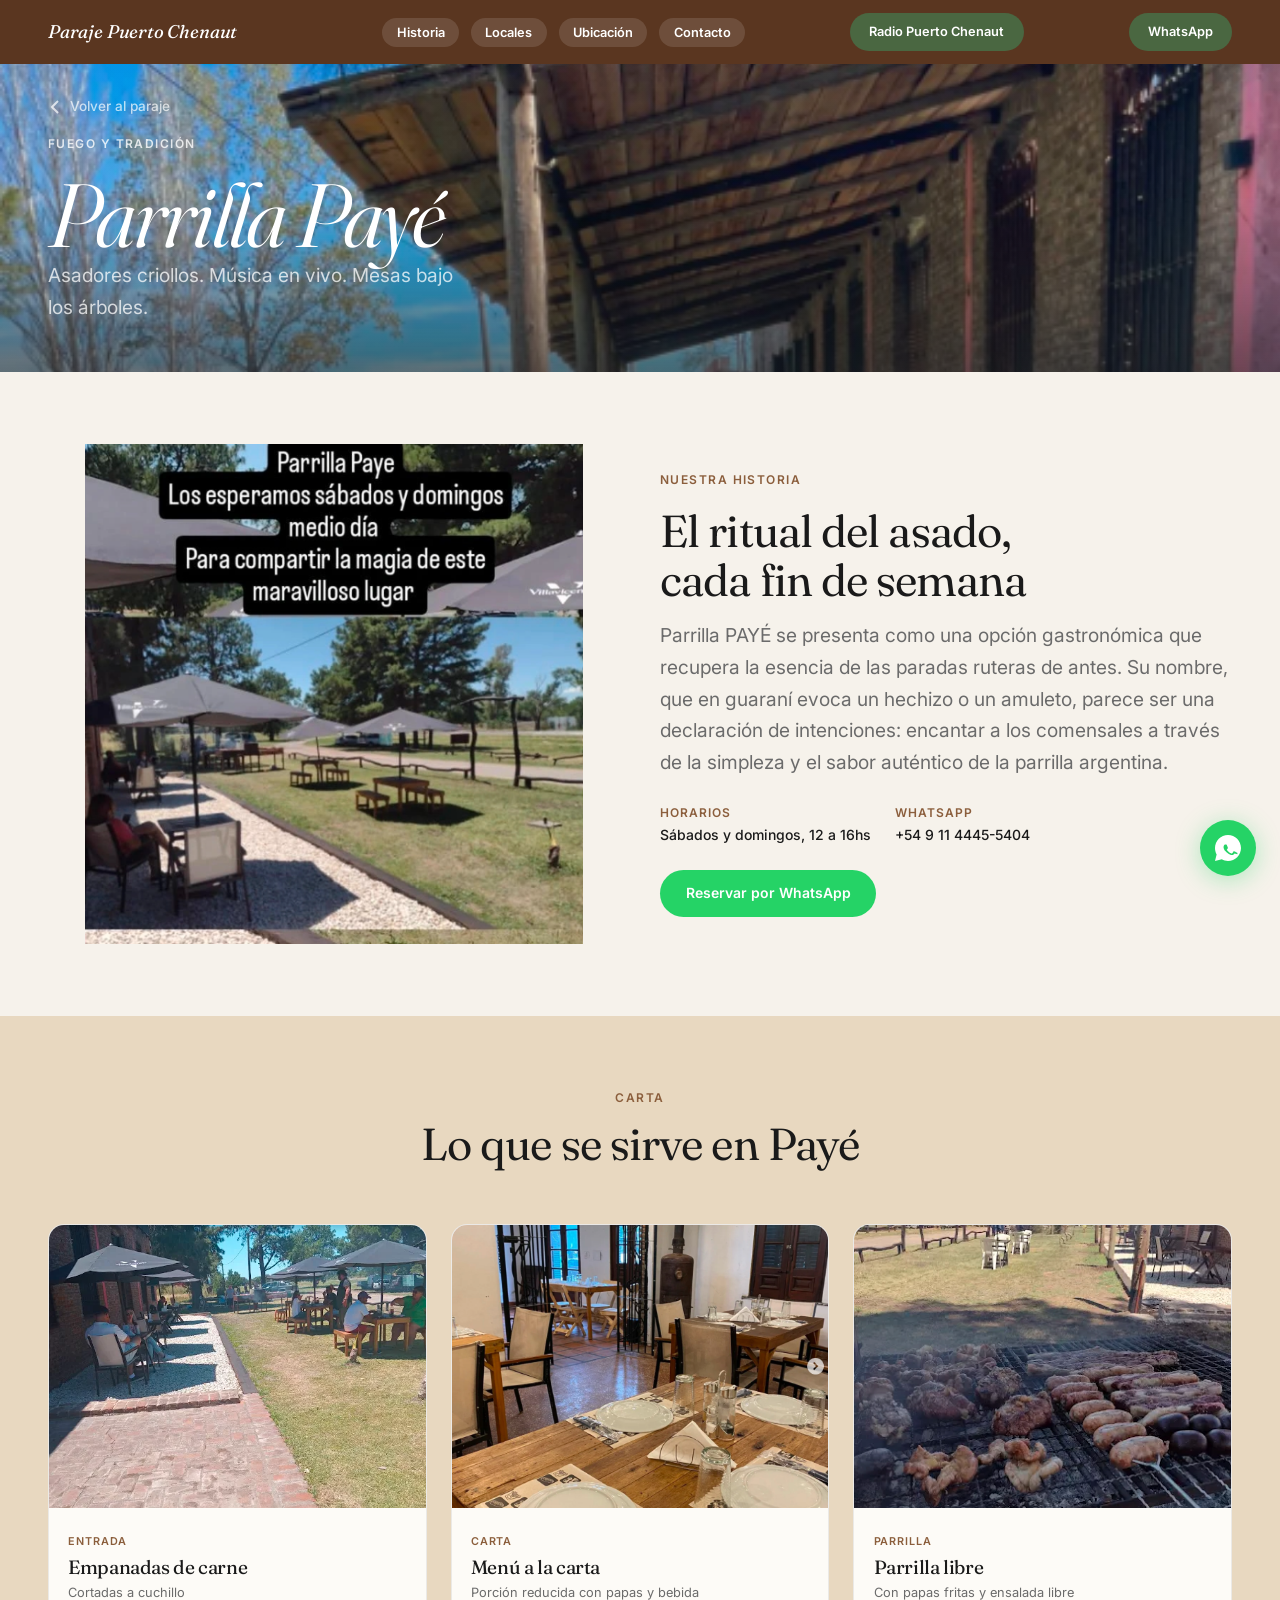
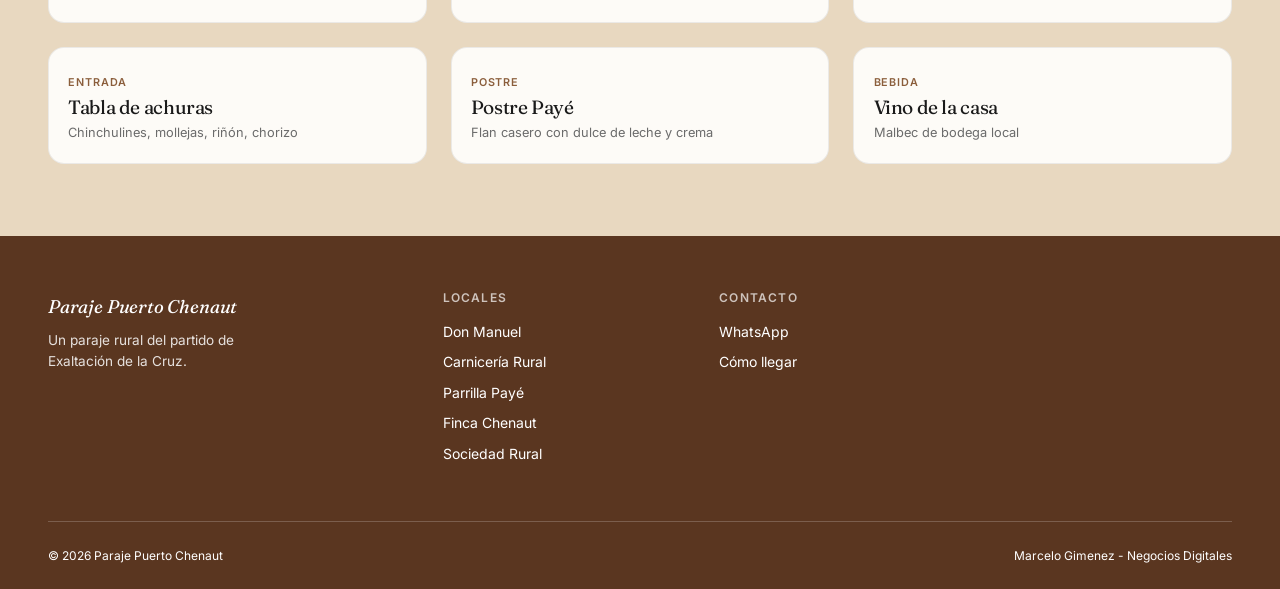
<file: paraje-puerto-chenaut/parrilla-paye.html>
<!DOCTYPE html>
<html lang="es">
<head>
  <meta charset="UTF-8">
  <meta name="viewport" content="width=device-width, initial-scale=1.0">
  <title>Parrilla Payé — Paraje Puerto Chenaut</title>
  <meta name="description" content="Parrilla libre con asadores criollos. Fines de semana con música en vivo y mesa bajo los árboles. Visitanos en Paraje Puerto Chenaut.">
  <link rel="icon" href="data:image/svg+xml,<svg xmlns='http://www.w3.org/2000/svg' viewBox='0 0 32 32'><text y='28' font-size='28'>🔥</text></svg>">
  <link rel="preconnect" href="https://fonts.googleapis.com">
  <link rel="preconnect" href="https://fonts.gstatic.com" crossorigin>
  <link rel="stylesheet" href="https://fonts.googleapis.com/css2?family=Fraunces:ital,opsz,wght@0,9..144,300..500;1,9..144,300..500&family=Inter:wght@300..600&display=swap">
  <link rel="preload" as="image" href="assets/img/paye-hero.png" fetchpriority="high">
  <link rel="stylesheet" href="styles.css?v=20260618">
</head>
<body>

  <a href="#main" class="skip-link">Saltar al contenido</a>
  <div class="cursor" data-cursor><span class="cursor-dot"></span><span class="cursor-ring"></span></div>

  <nav class="nav is-solid" data-nav>
    <div class="nav-inner">
      <a href="index.html" class="nav-logo">Paraje <span>Puerto&nbsp;Chenaut</span></a>
      <ul class="nav-links">
        <li><a href="historia.html">Historia</a></li>
        <li><a href="index.html#locales">Locales</a></li>
        <li><a href="index.html#mapa">Ubicación</a></li>
        <li><a href="index.html#contacto">Contacto</a></li>
      </ul>
      <a href="https://barranca2005.wixsite.com/radio-puertochenaut2" class="nav-cta" style="background:var(--accent);" target="_blank" rel="noopener">Radio Puerto Chenaut</a>
      <a href="https://wa.me/5491144455404" class="nav-cta" target="_blank" rel="noopener">WhatsApp</a>
      <button class="nav-toggle" data-nav-toggle aria-label="Menú"><span></span><span></span><span></span></button>
    </div>
  </nav>
  <div class="mobile-menu" data-mobile-menu>
    <a href="index.html">Inicio</a>
    <a href="historia.html">Historia</a>
    <a href="index.html#locales">Locales</a>
    <a href="index.html#mapa">Ubicación</a>
    <a href="index.html#contacto">Contacto</a>
    <a href="https://barranca2005.wixsite.com/radio-puertochenaut2" target="_blank" rel="noopener" style="color:var(--accent);">Radio Puerto Chenaut</a>
  </div>

  <main id="main">
    <section class="page-hero" style="min-height:38vh;">
      <div class="page-hero-bg"><img src="assets/img/paye-hero.png" alt="Parrilla Payé" fetchpriority="high" decoding="sync" style="object-position:center top;"></div>
      <div class="page-hero-overlay"></div>
      <div class="page-hero-inner">
        <a href="index.html" class="back-link" style="color:rgba(255,255,255,0.7);margin-bottom:1rem;">
          <svg viewBox="0 0 16 16"><path d="M10 2L4 8l6 6" stroke="currentColor" stroke-width="2" fill="none"/></svg>
          Volver al paraje
        </a>
        <p class="eyebrow">Fuego y tradición</p>
        <h1 class="display-xl">Parrilla Payé</h1>
        <p class="body-lg" style="color:rgba(255,255,255,0.75);max-width:42ch;">Asadores criollos. Música en vivo. Mesas bajo los árboles.</p>
      </div>
    </section>

    <section class="section">
      <div class="container">
        <div class="info-block" data-reveal>
          <img src="assets/img/paye-1.png" alt="Parrilla Payé - parrilla" loading="lazy" style="aspect-ratio:auto;object-fit:contain;max-height:500px;">
          <div class="info-text">
            <p class="eyebrow">Nuestra historia</p>
            <h2 class="display-md">El ritual del asado, cada fin de semana</h2>
            <p class="body-lg">Parrilla PAYÉ se presenta como una opción gastronómica que recupera la esencia de las paradas ruteras de antes. Su nombre, que en guaraní evoca un hechizo o un amuleto, parece ser una declaración de intenciones: encantar a los comensales a través de la simpleza y el sabor auténtico de la parrilla argentina.</p>
            <div class="info-meta">
              <div><strong>Horarios</strong><span>Sábados y domingos, 12 a 16hs</span></div>
              <div><strong>WhatsApp</strong><span>+54 9 11 4445-5404</span></div>
            </div>
            <a href="https://wa.me/5491144455404" class="btn btn-wa" style="margin-top:1.5rem;" target="_blank" rel="noopener">Reservar por WhatsApp</a>
          </div>
        </div>
      </div>
    </section>

    <section class="section" style="background:var(--brown-pale);">
      <div class="container">
        <div class="section-header" data-reveal>
          <p class="eyebrow">Carta</p>
          <h2 class="display-md">Lo que se sirve en Payé</h2>
        </div>
        <div class="product-grid">
          <article class="card" data-tilt>
            <img src="assets/img/paye5.png" alt="Empanadas de carne" class="card-img" loading="lazy">
            <div class="card-body"><span class="card-tag">Entrada</span><h3 class="card-title">Empanadas de carne</h3><p class="card-meta">Cortadas a cuchillo</p></div>
          </article>
          <article class="card" data-tilt>
            <img src="assets/img/paye-2.png" alt="Menú infantil" class="card-img" loading="lazy">
            <div class="card-body"><span class="card-tag">Carta</span><h3 class="card-title">Menú a la carta</h3><p class="card-meta">Porción reducida con papas y bebida</p></div>
          </article>
          <article class="card" data-tilt>
            <img src="assets/img/paye4.png" alt="Parrilla libre" class="card-img" loading="lazy">
            <div class="card-body"><span class="card-tag">Parrilla</span><h3 class="card-title">Parrilla libre</h3><p class="card-meta">Con papas fritas y ensalada libre</p></div>
          </article>
          <article class="card" data-tilt>
            <div class="card-body"><span class="card-tag">Entrada</span><h3 class="card-title">Tabla de achuras</h3><p class="card-meta">Chinchulines, mollejas, riñón, chorizo</p></div>
          </article>
          <article class="card" data-tilt>
            <div class="card-body"><span class="card-tag">Postre</span><h3 class="card-title">Postre Payé</h3><p class="card-meta">Flan casero con dulce de leche y crema</p></div>
          </article>
          <article class="card" data-tilt>
            <div class="card-body"><span class="card-tag">Bebida</span><h3 class="card-title">Vino de la casa</h3><p class="card-meta">Malbec de bodega local</p></div>
          </article>
        </div>
      </div>
    </section>
  </main>

  <a href="https://wa.me/5491144455404" class="wa-float" target="_blank" rel="noopener" aria-label="Contactar por WhatsApp">
    <svg viewBox="0 0 24 24" fill="currentColor"><path d="M12 0C5.4 0 0 5.4 0 12c0 2.1.5 4.1 1.5 5.9L0 24l6.3-1.6c1.7.9 3.6 1.6 5.7 1.6 6.6 0 12-5.4 12-12S18.6 0 12 0zm6 17c-.3.7-1.3 1.4-1.9 1.5-.5.1-1.1.2-2.4-.5-2.1-1.2-4.5-3.6-4.7-3.8-.1-.2-1.1-1.5-1.1-2.8s.7-2 .9-2.3c.2-.3.6-.4.8-.4h.6c.2 0 .4 0 .7.6.3.6.9 2.1.9 2.3.1.2.1.4 0 .6-.1.2-.3.7-.6 1-.2.2-.4.4-.2.6.6 1 2.1 2.4 3.8 3.1.5.3.8.2 1.1-.1.3-.3.9-1.2 1.1-1.6.2-.4.4-.3.7-.2.3.2 1.9.9 2.3 1.1.4.2.6.3.7.4.1.2.1.7-.1 1.3z"/></svg>
  </a>

  <footer class="footer">
    <div class="container">
      <div class="footer-grid">
        <div class="footer-brand"><span class="nav-logo">Paraje <span>Puerto&nbsp;Chenaut</span></span><p>Un paraje rural del partido de Exaltación de la Cruz.</p></div>
        <div class="footer-col"><h4>Locales</h4><a href="don-manuel.html">Don Manuel</a><a href="carniceria-rural.html">Carnicería Rural</a><a href="parrilla-paye.html">Parrilla Payé</a><a href="finca-chenaut.html">Finca Chenaut</a><a href="sociedad-rural.html">Sociedad Rural</a></div>
        <div class="footer-col"><h4>Contacto</h4><a href="https://wa.me/5491144455404" target="_blank" rel="noopener">WhatsApp</a><a href="https://maps.app.goo.gl/SMwc86DU2ZQDyjHz5" target="_blank" rel="noopener">Cómo llegar</a></div>
      </div>
      <div class="footer-bottom"><span>© 2026 Paraje Puerto Chenaut</span><span>Marcelo Gimenez - Negocios Digitales</span></div>
    </div>
  </footer>

  <script defer src="lib/gsap.min.js?20260618"></script>
  <script defer src="lib/ScrollTrigger.min.js?20260618"></script>
  <script defer src="lib/manifest.js?v=20260618"></script>
  <script defer src="main.js?v=20260618"></script>
</body>
</html>
</file>
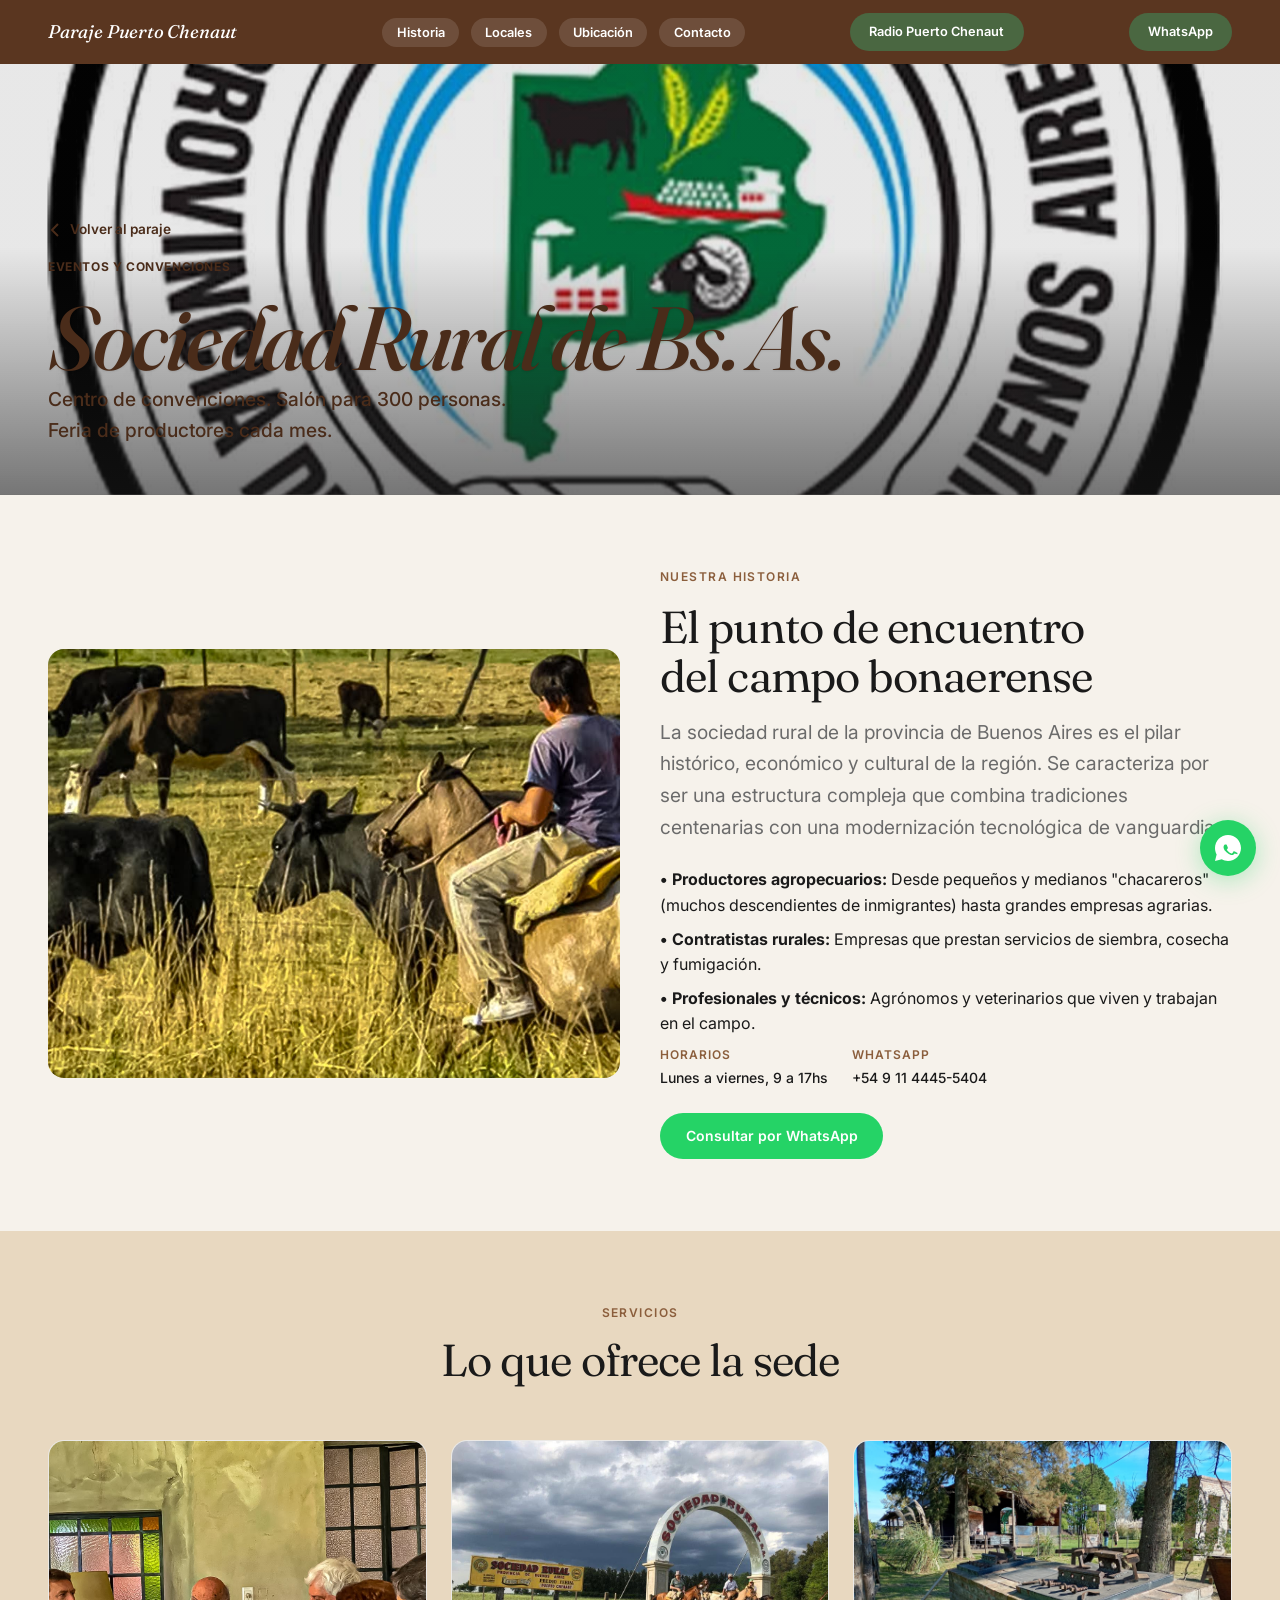
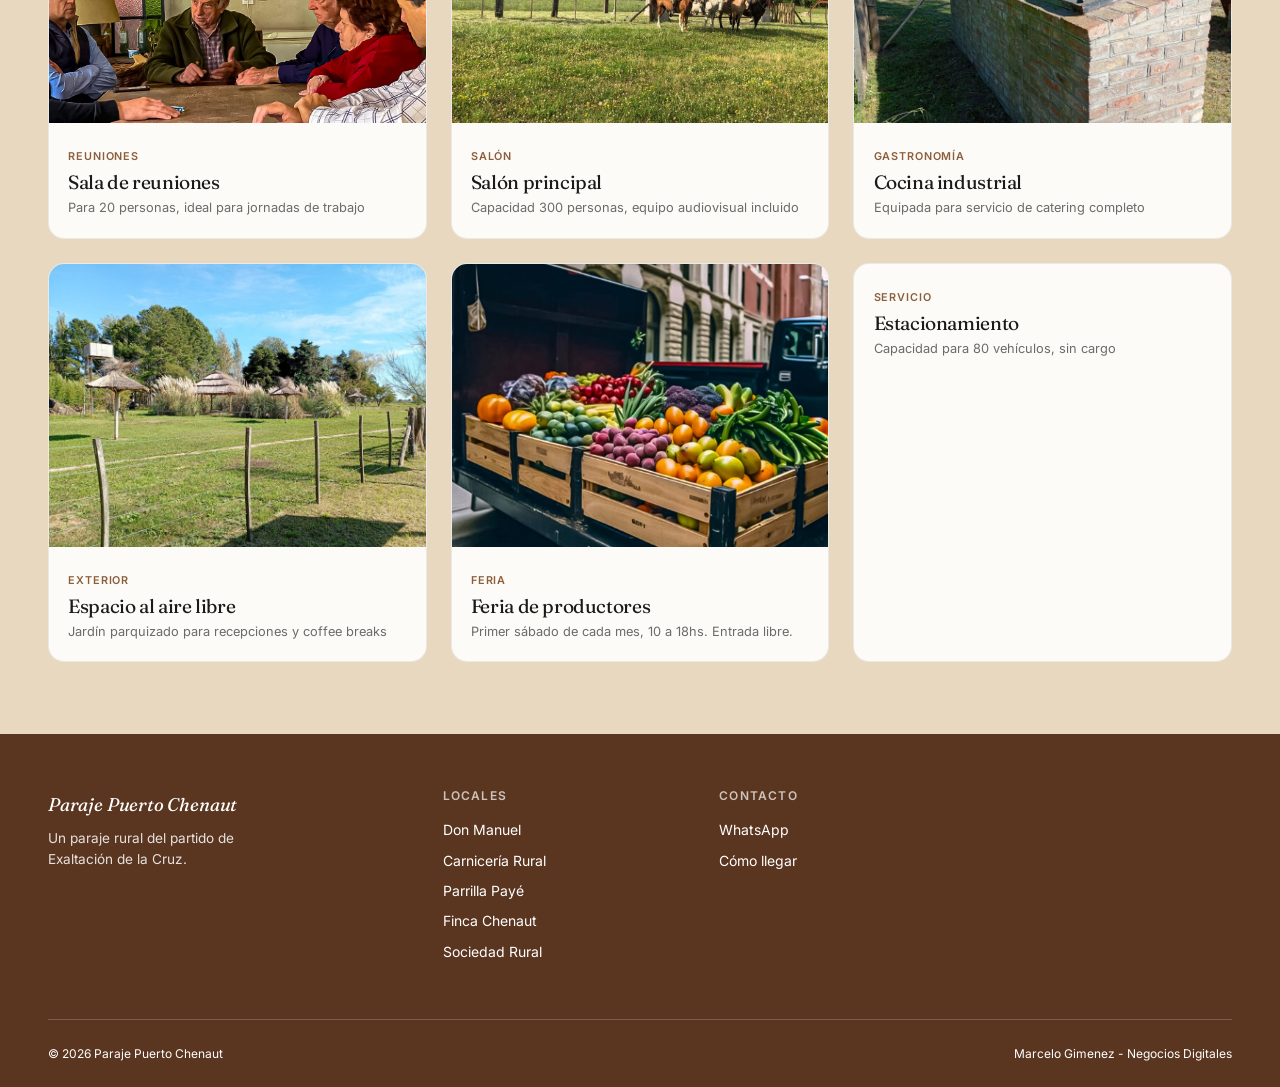
<file: paraje-puerto-chenaut/sociedad-rural.html>
<!DOCTYPE html>
<html lang="es">
<head>
  <meta charset="UTF-8">
  <meta name="viewport" content="width=device-width, initial-scale=1.0">
  <title>Sociedad Rural de Bs. As. — Paraje Puerto Chenaut</title>
  <meta name="description" content="Centro de convenciones y eventos rurales. Salón para 300 personas, cocina industrial, feria de productores. Paraje Puerto Chenaut.">
  <link rel="icon" href="data:image/svg+xml,<svg xmlns='http://www.w3.org/2000/svg' viewBox='0 0 32 32'><text y='28' font-size='28'>🏛️</text></svg>">
  <link rel="preconnect" href="https://fonts.googleapis.com">
  <link rel="preconnect" href="https://fonts.gstatic.com" crossorigin>
  <link rel="stylesheet" href="https://fonts.googleapis.com/css2?family=Fraunces:ital,opsz,wght@0,9..144,300..500;1,9..144,300..500&family=Inter:wght@300..600&display=swap">
  <link rel="preload" as="image" href="assets/img/sede-hero.jpg" fetchpriority="high">
  <link rel="stylesheet" href="styles.css?v=20260618">
</head>
<body>

  <a href="#main" class="skip-link">Saltar al contenido</a>
  <div class="cursor" data-cursor><span class="cursor-dot"></span><span class="cursor-ring"></span></div>

  <nav class="nav is-solid" data-nav>
    <div class="nav-inner">
      <a href="index.html" class="nav-logo">Paraje <span>Puerto&nbsp;Chenaut</span></a>
      <ul class="nav-links">
        <li><a href="historia.html">Historia</a></li>
        <li><a href="index.html#locales">Locales</a></li>
        <li><a href="index.html#mapa">Ubicación</a></li>
        <li><a href="index.html#contacto">Contacto</a></li>
      </ul>
      <a href="https://barranca2005.wixsite.com/radio-puertochenaut2" class="nav-cta" style="background:var(--accent);" target="_blank" rel="noopener">Radio Puerto Chenaut</a>
      <a href="https://wa.me/5491144455404" class="nav-cta" target="_blank" rel="noopener">WhatsApp</a>
      <button class="nav-toggle" data-nav-toggle aria-label="Menú"><span></span><span></span><span></span></button>
    </div>
  </nav>
  <div class="mobile-menu" data-mobile-menu>
    <a href="index.html">Inicio</a>
    <a href="historia.html">Historia</a>
    <a href="index.html#locales">Locales</a>
    <a href="index.html#mapa">Ubicación</a>
    <a href="index.html#contacto">Contacto</a>
    <a href="https://barranca2005.wixsite.com/radio-puertochenaut2" target="_blank" rel="noopener" style="color:var(--accent);">Radio Puerto Chenaut</a>
  </div>

  <main id="main">
    <section class="page-hero">
      <div class="page-hero-bg"><img src="assets/img/sede-hero.jpg" alt="Sede Sociedad Rural" fetchpriority="high" decoding="sync"></div>
      <div class="page-hero-overlay"></div>
      <div class="page-hero-inner">
        <a href="index.html" class="back-link" style="color:#4a2c1a;font-weight:600;margin-bottom:1rem;">
          <svg viewBox="0 0 16 16"><path d="M10 2L4 8l6 6" stroke="currentColor" stroke-width="2" fill="none"/></svg>
          Volver al paraje
        </a>
        <p class="eyebrow" style="color:#4a2c1a;font-weight:700;letter-spacing:0.05em;">Eventos y convenciones</p>
        <h1 class="display-xl" style="color:#4a2c1a;font-weight:500;text-shadow:0 1px 2px rgba(0,0,0,0.10);">Sociedad Rural de Bs.&nbsp;As.</h1>
        <p class="body-lg" style="color:#4a2c1a;font-weight:500;max-width:42ch;">Centro de convenciones. Salón para 300 personas. Feria de productores cada mes.</p>
      </div>
    </section>

    <section class="section">
      <div class="container">
        <div class="info-block" data-reveal>
          <img src="assets/img/sede-info.jpg" alt="Sociedad Rural - salón" loading="lazy">
          <div class="info-text">
            <p class="eyebrow">Nuestra historia</p>
            <h2 class="display-md">El punto de encuentro del campo bonaerense</h2>
            <p class="body-lg">La sociedad rural de la provincia de Buenos Aires es el pilar histórico, económico y cultural de la región. Se caracteriza por ser una estructura compleja que combina tradiciones centenarias con una modernización tecnológica de vanguardia.</p>
              <ul style="list-style:none;padding:0;margin-top:1rem;">
                <li style="margin-bottom:0.5rem;"><strong>• Productores agropecuarios:</strong> Desde pequeños y medianos "chacareros" (muchos descendientes de inmigrantes) hasta grandes empresas agrarias.</li>
                <li style="margin-bottom:0.5rem;"><strong>• Contratistas rurales:</strong> Empresas que prestan servicios de siembra, cosecha y fumigación.</li>
                <li style="margin-bottom:0.5rem;"><strong>• Profesionales y técnicos:</strong> Agrónomos y veterinarios que viven y trabajan en el campo.</li>
              </ul>
            <div class="info-meta">
              <div><strong>Horarios</strong><span>Lunes a viernes, 9 a 17hs</span></div>
              <div><strong>WhatsApp</strong><span>+54 9 11 4445-5404</span></div>
            </div>
            <a href="https://wa.me/5491144455404" class="btn btn-wa" style="margin-top:1.5rem;" target="_blank" rel="noopener">Consultar por WhatsApp</a>
          </div>
        </div>
      </div>
    </section>

    <section class="section" style="background:var(--brown-pale);">
      <div class="container">
        <div class="section-header" data-reveal>
          <p class="eyebrow">Servicios</p>
          <h2 class="display-md">Lo que ofrece la sede</h2>
        </div>
        <div class="product-grid">
          <article class="card" data-tilt>
            <img src="assets/img/sede-salon.jpg" alt="Sala de reuniones" class="card-img" loading="lazy">
            <div class="card-body"><span class="card-tag">Reuniones</span><h3 class="card-title">Sala de reuniones</h3><p class="card-meta">Para 20 personas, ideal para jornadas de trabajo</p></div>
          </article>
          <article class="card" data-tilt>
            <img src="assets/img/rural3.jpg" alt="Salón principal" class="card-img" loading="lazy">
            <div class="card-body"><span class="card-tag">Salón</span><h3 class="card-title">Salón principal</h3><p class="card-meta">Capacidad 300 personas, equipo audiovisual incluido</p></div>
          </article>
          <article class="card" data-tilt>
            <img src="assets/img/sede-cocina.jpg" alt="Cocina industrial" class="card-img" loading="lazy">
            <div class="card-body"><span class="card-tag">Gastronomía</span><h3 class="card-title">Cocina industrial</h3><p class="card-meta">Equipada para servicio de catering completo</p></div>
          </article>
          <article class="card" data-tilt>
            <img src="assets/img/sede-exterior.jpg" alt="Espacio al aire libre" class="card-img" loading="lazy">
            <div class="card-body"><span class="card-tag">Exterior</span><h3 class="card-title">Espacio al aire libre</h3><p class="card-meta">Jardín parquizado para recepciones y coffee breaks</p></div>
          </article>
          <article class="card" data-tilt>
            <img src="assets/img/rural4.jpg" alt="Feria de productores" class="card-img" loading="lazy">
            <div class="card-body"><span class="card-tag">Feria</span><h3 class="card-title">Feria de productores</h3><p class="card-meta">Primer sábado de cada mes, 10 a 18hs. Entrada libre.</p></div>
          </article>
          <article class="card" data-tilt>
            <div class="card-body"><span class="card-tag">Servicio</span><h3 class="card-title">Estacionamiento</h3><p class="card-meta">Capacidad para 80 vehículos, sin cargo</p></div>
          </article>
        </div>
      </div>
    </section>
  </main>

  <a href="https://wa.me/5491144455404" class="wa-float" target="_blank" rel="noopener" aria-label="Contactar por WhatsApp">
    <svg viewBox="0 0 24 24" fill="currentColor"><path d="M12 0C5.4 0 0 5.4 0 12c0 2.1.5 4.1 1.5 5.9L0 24l6.3-1.6c1.7.9 3.6 1.6 5.7 1.6 6.6 0 12-5.4 12-12S18.6 0 12 0zm6 17c-.3.7-1.3 1.4-1.9 1.5-.5.1-1.1.2-2.4-.5-2.1-1.2-4.5-3.6-4.7-3.8-.1-.2-1.1-1.5-1.1-2.8s.7-2 .9-2.3c.2-.3.6-.4.8-.4h.6c.2 0 .4 0 .7.6.3.6.9 2.1.9 2.3.1.2.1.4 0 .6-.1.2-.3.7-.6 1-.2.2-.4.4-.2.6.6 1 2.1 2.4 3.8 3.1.5.3.8.2 1.1-.1.3-.3.9-1.2 1.1-1.6.2-.4.4-.3.7-.2.3.2 1.9.9 2.3 1.1.4.2.6.3.7.4.1.2.1.7-.1 1.3z"/></svg>
  </a>

  <footer class="footer">
    <div class="container">
      <div class="footer-grid">
        <div class="footer-brand"><span class="nav-logo">Paraje <span>Puerto&nbsp;Chenaut</span></span><p>Un paraje rural del partido de Exaltación de la Cruz.</p></div>
        <div class="footer-col"><h4>Locales</h4><a href="don-manuel.html">Don Manuel</a><a href="carniceria-rural.html">Carnicería Rural</a><a href="parrilla-paye.html">Parrilla Payé</a><a href="finca-chenaut.html">Finca Chenaut</a><a href="sociedad-rural.html">Sociedad Rural</a></div>
        <div class="footer-col"><h4>Contacto</h4><a href="https://wa.me/5491144455404" target="_blank" rel="noopener">WhatsApp</a><a href="https://maps.app.goo.gl/SMwc86DU2ZQDyjHz5" target="_blank" rel="noopener">Cómo llegar</a></div>
      </div>
      <div class="footer-bottom"><span>© 2026 Paraje Puerto Chenaut</span><span>Marcelo Gimenez - Negocios Digitales</span></div>
    </div>
  </footer>

  <script defer src="lib/gsap.min.js?20260618"></script>
  <script defer src="lib/ScrollTrigger.min.js?20260618"></script>
  <script defer src="lib/manifest.js?v=20260618"></script>
  <script defer src="main.js?v=20260618"></script>
</body>
</html>
</file>
<file: paraje-puerto-chenaut/styles.css>
/* =============================================================
   1. Tokens
   ============================================================= */
:root {
  --bg:        #f6f2eb;
  --bg-2:      #e0d2bc;
  --paper:     #fdfbf7;
  --ink:       #1a1a1a;
  --ink-soft:  #2d2d2d;
  --ink-mute:  #6b6b6b;
  --accent:    #4a6741;
  --accent-2:  #8b5e3c;
  --accent-3:  #d4a76a;
  --green-dark: #2d4a22;
  --green-pale: #e8efe0;
  --brown-warm: #a0714f;
  --brown-pale: #e8d8c0;
  --line:      rgba(26,26,26,0.08);
  --line-2:    rgba(26,26,26,0.04);

  --serif: "Fraunces", "Times New Roman", serif;
  --sans:  "Inter", -apple-system, BlinkMacSystemFont, "Segoe UI", system-ui, sans-serif;

  --ease-out:  cubic-bezier(0.16, 1, 0.3, 1);
  --ease-soft: cubic-bezier(0.25, 0.46, 0.45, 0.94);
  --ease-bounce: cubic-bezier(0.34, 1.56, 0.64, 1);

  --gutter: clamp(1rem, 5vw, 3rem);
  --content: 1280px;
  --nav-h: 56px;
}

/* =============================================================
   2. Reset & base
   ============================================================= */
*, *::before, *::after { box-sizing: border-box; margin: 0; }
html {
  -webkit-text-size-adjust: 100%;
  tab-size: 2;
  scroll-behavior: smooth;
}
body {
  font-family: var(--sans);
  font-size: 16px;
  line-height: 1.6;
  -webkit-font-smoothing: antialiased;
  text-rendering: optimizeLegibility;
  overflow-x: clip;
  background: var(--bg);
  color: var(--ink);
}
img, svg, video { display: block; max-width: 100%; }
img { height: auto; }
button { font: inherit; color: inherit; cursor: pointer; border: 0; background: none; }
a { color: inherit; text-decoration: none; }
p { text-wrap: pretty; }
h1, h2, h3, h4 { text-wrap: balance; line-height: 1.08; letter-spacing: -0.02em; }
::selection { background: var(--accent-2); color: #fff; }
:focus-visible { outline: 2px solid var(--accent); outline-offset: 3px; border-radius: 4px; }
.skip-link {
  position: fixed; top: -100px; left: 1rem;
  padding: .6rem 1rem; background: var(--ink); color: var(--bg);
  z-index: 9999; border-radius: 8px; font-weight: 500; font-size: .875rem;
}
.skip-link:focus { top: 1rem; }

/* =============================================================
   3. Utilities
   ============================================================= */
.container {
  width: 100%;
  max-width: var(--content);
  margin-inline: auto;
  padding-inline: var(--gutter);
}
.sr-only {
  position: absolute; width: 1px; height: 1px;
  padding: 0; margin: -1px; overflow: hidden; clip: rect(0,0,0,0);
}

/* =============================================================
   4. Typography
   ============================================================= */
.eyebrow {
  font-family: var(--sans);
  font-size: .75rem;
  font-weight: 600;
  letter-spacing: 0.12em;
  text-transform: uppercase;
  color: var(--accent-2);
  margin-bottom: 1rem;
}

.display-xl {
  font-family: var(--serif);
  font-size: clamp(2.4rem, 7vw, 5.6rem);
  font-weight: 350;
  font-style: italic;
  line-height: 1.02;
  letter-spacing: -0.03em;
}
.display-lg {
  font-family: var(--serif);
  font-size: clamp(2rem, 5vw, 4rem);
  font-weight: 350;
  font-style: italic;
  line-height: 1.06;
}
.display-md {
  font-family: var(--serif);
  font-size: clamp(1.6rem, 3.5vw, 2.8rem);
  font-weight: 380;
  line-height: 1.1;
}
.heading-sm {
  font-family: var(--serif);
  font-size: 1.25rem;
  font-weight: 420;
  line-height: 1.25;
}
.body-lg {
  font-size: clamp(1rem, 1.8vw, 1.2rem);
  color: var(--ink-mute);
  line-height: 1.65;
}
.body-sm { font-size: .875rem; color: var(--ink-mute); }

/* =============================================================
   5. Components — Nav
   ============================================================= */
.nav {
  position: fixed; top: 0; left: 0; right: 0; z-index: 1000;
  height: var(--nav-h);
  display: flex; align-items: center;
  transition: background .4s var(--ease-out), box-shadow .4s var(--ease-out);
  background: #5a3620; color: #fff;
}
.nav.is-solid {
  background: #5a3620;
  backdrop-filter: blur(12px);
  -webkit-backdrop-filter: blur(12px);
  box-shadow: 0 1px 0 rgba(255,255,255,0.1);
  color: #fff;
}
/* Nav text: white at top, dark when solid */
.nav .nav-logo { color: #fff; }
.nav .nav-logo span { color: #fff; }
.nav.is-solid .nav-logo { color: #fff; }
.nav.is-solid .nav-logo span { color: #fff; }
.nav .nav-toggle span { background: #fff; }
.nav.is-solid .nav-toggle span { background: #fff; }
.nav-inner {
  display: flex; align-items: center; justify-content: space-between;
  width: 100%; max-width: var(--content); margin-inline: auto; padding-inline: var(--gutter);
}
.nav-logo {
  font-family: var(--serif);
  font-size: 1.15rem;
  font-weight: 420;
  font-style: italic;
  color: #fff;
  letter-spacing: -0.01em;
}
.nav-logo span { color: #fff; }
.nav-links {
  display: none;
  list-style: none; gap: .75rem; align-items: center;
}
.nav-links a {
  font-size: .8rem; font-weight: 600; color: #fff;
  background: rgba(255,255,255,0.12);
  padding: .45rem .9rem; border-radius: 100px;
  transition: background .2s var(--ease-out), color .2s var(--ease-out);
}
.nav.is-solid .nav-links a {
  background: rgba(255,255,255,0.12);
  color: #fff;
}
.nav-links a:hover {
  background: rgba(255,255,255,0.25);
  color: #fff;
}
.nav.is-solid .nav-links a:hover {
  background: rgba(255,255,255,0.25);
  color: #fff;
}

.nav-cta {
  display: none;
  background: var(--accent); color: #fff;
  padding: .55rem 1.2rem; border-radius: 100px;
  font-size: .8rem; font-weight: 600;
  transition: background .25s var(--ease-out), transform .25s var(--ease-bounce);
}
.nav-cta:hover { background: var(--green-dark); transform: scale(1.04); }

.nav-toggle {
  display: flex; flex-direction: column; gap: 5px;
  width: 28px; padding: 4px 0;
}
.nav-toggle span {
  display: block; height: 1.5px; background: var(--ink);
  transition: transform .3s var(--ease-out), opacity .2s;
  transform-origin: center;
}

/* Mobile menu */
.mobile-menu {
  position: fixed; inset: 0; z-index: 999;
  background: #5a3620;
  display: flex; flex-direction: column; align-items: center; justify-content: center; gap: 2rem;
  opacity: 0; pointer-events: none;
  transition: opacity .4s var(--ease-out);
}
.mobile-menu.is-open { opacity: 1; pointer-events: auto; }
.mobile-menu a {
  font-family: var(--serif); font-size: 1.6rem; font-style: italic; font-weight: 350;
  color: #fff; transition: opacity .2s;
}
.mobile-menu a:hover { opacity: 0.7; }

@media (min-width: 720px) {
  .nav-links { display: flex; }
  .nav-cta { display: inline-flex; }
  .nav-toggle { display: none; }
}

/* =============================================================
   5b. Components — Buttons
   ============================================================= */
.btn {
  display: inline-flex; align-items: center; gap: .5rem;
  padding: .75rem 1.6rem; border-radius: 100px;
  font-size: .875rem; font-weight: 600;
  transition: background .25s var(--ease-out), transform .25s var(--ease-bounce), box-shadow .25s var(--ease-out);
}
.btn:active { transform: scale(0.97); }
.btn-primary {
  background: var(--accent); color: #fff;
}
.btn-primary:hover { background: var(--green-dark); box-shadow: 0 4px 20px rgba(74,103,65,0.25); }
.btn-outline {
  border: 1.5px solid var(--line); color: var(--ink);
}
.btn-outline:hover { border-color: var(--accent-2); color: var(--accent-2); }
.btn-wa {
  background: #25D366; color: #fff;
}
.btn-wa:hover { background: #1ea853; box-shadow: 0 4px 20px rgba(37,211,102,0.25); }
.btn-arrow {
  font-size: .8rem; font-weight: 600; color: var(--accent-2); gap: .35rem;
  padding: 0; border-radius: 0;
}
.btn-arrow svg { width: 14px; height: 14px; transition: transform .3s var(--ease-out); }
.btn-arrow:hover svg { transform: translateX(4px); }

/* =============================================================
   5c. Components — Cards
   ============================================================= */
.card {
  position: relative;
  border-radius: 16px;
  overflow: hidden;
  background: var(--paper);
  border: 1px solid var(--line);
  transition: transform .45s var(--ease-out), box-shadow .45s var(--ease-out);
}
.card-img {
  width: 100%; aspect-ratio: 4/3; object-fit: cover;
  transition: transform .6s var(--ease-out);
}
.card:hover .card-img { transform: scale(1.05); }
.card-body { padding: 1.2rem; }
.card-tag {
  display: inline-block;
  font-size: .675rem; font-weight: 600; letter-spacing: 0.08em; text-transform: uppercase;
  color: var(--accent-2); margin-bottom: .35rem;
}
.card-title {
  font-family: var(--serif); font-size: 1.2rem; font-weight: 420;
  line-height: 1.2; margin-bottom: .25rem;
}
.card-meta { font-size: .8rem; color: var(--ink-mute); }

/* Card hover — green halo + shadow + tilt */
@supports (backdrop-filter: blur(20px)) {
  .card:hover {
    transform: translateY(-4px) rotateX(1deg);
    box-shadow: 0 16px 40px rgba(139,94,60,0.12), 0 0 0 1px var(--accent-2);
  }
}

/* =============================================================
   6. Sections — Hero
   ============================================================= */
.hero {
  position: relative;
  min-height: 100vh;
  min-height: 100dvh;
  display: flex; align-items: flex-end;
  padding-block: calc(var(--nav-h) + 2rem) 4rem;
  overflow: hidden;
}
.hero-bg {
  position: absolute; inset: 0; z-index: 0;
}
.hero-bg img {
  width: 100%; height: 100%; object-fit: cover;
  animation: heroZoom 8s var(--ease-out) forwards;
}
@keyframes heroZoom {
  from { transform: scale(1.08); }
  to { transform: scale(1); }
}
.hero-overlay {
  position: absolute; inset: 0; z-index: 1;
  background: linear-gradient(to top, rgba(0,0,0,0.70) 0%, rgba(0,0,0,0.30) 50%, rgba(0,0,0,0.45) 100%);
}
.page-hero-overlay {
  position: absolute; inset: 0; z-index: 1;
  background: linear-gradient(to top, rgba(0,0,0,0.70) 0%, rgba(0,0,0,0.30) 50%, rgba(0,0,0,0.45) 100%);
}
.hero-inner {
  position: relative; z-index: 2;
  max-width: var(--content); margin-inline: auto; padding-inline: var(--gutter);
  width: 100%;
}
.hero .eyebrow { color: rgba(255,255,255,0.8); }
.hero .display-xl { color: #fff; max-width: 16ch; margin-bottom: 1rem; }
.hero .body-lg { color: rgba(255,255,255,0.75); max-width: 38ch; margin-bottom: 2rem; }
.hero-actions { display: flex; flex-wrap: wrap; gap: .75rem; }

/* =============================================================
   6b. Sections — Manifesto
   ============================================================= */
.section { padding-block: clamp(3rem, 8vh, 7rem); }
.section-header {
  text-align: center; max-width: 600px; margin-inline: auto; margin-bottom: 3.5rem;
}
.section-header .eyebrow { margin-bottom: .75rem; }
.section-header .display-md { margin-bottom: 1rem; }

.manifesto {
  display: grid; gap: 2.5rem;
}
.manifesto-num {
  font-family: var(--serif); font-size: 3.5rem; font-weight: 300; font-style: italic;
  color: var(--accent-2); line-height: 1; opacity: 0.6;
}
.manifesto-text { font-size: 1.05rem; line-height: 1.7; color: var(--ink-soft); }
.manifesto-text strong { color: var(--ink); font-weight: 600; }

@media (min-width: 720px) {
  .manifesto { grid-template-columns: 120px 1fr; align-items: start; }
}

/* =============================================================
   6c. Sections — Bento Grid (locales)
   ============================================================= */
.bento {
  display: grid; gap: 1rem;
  grid-template-columns: 1fr;
}
.bento-item {
  position: relative; border-radius: 16px; overflow: hidden;
  min-height: 240px; cursor: pointer;
}
.bento-item img {
  width: 100%; height: 100%; object-fit: cover;
  transition: transform .6s var(--ease-out);
}
.bento-item:hover img { transform: scale(1.06); }
.bento-overlay {
  position: absolute; inset: 0;
  background: linear-gradient(to top, rgba(26,26,26,0.65) 0%, rgba(26,26,26,0.05) 50%);
  display: flex; flex-direction: column; justify-content: flex-end; padding: 1.5rem;
  transition: background .4s var(--ease-out);
}
.bento-item:hover .bento-overlay { background: linear-gradient(to top, rgba(26,26,26,0.75) 0%, rgba(26,26,26,0.1) 50%); }
.bento-tag {
  font-size: .675rem; font-weight: 600; letter-spacing: 0.1em; text-transform: uppercase;
  color: rgba(255,255,255,0.75); margin-bottom: .3rem;
}
.bento-title {
  font-family: var(--serif); font-size: 1.5rem; font-weight: 380; font-style: italic;
  color: #fff; line-height: 1.15;
}
.bento-sub {
  font-size: .8rem; color: rgba(255,255,255,0.65); margin-top: .35rem;
}

@media (min-width: 540px) {
  .bento { grid-template-columns: 1fr 1fr; }
  .bento-item:first-child { grid-column: 1 / -1; min-height: 320px; }
}
@media (min-width: 960px) {
  .bento {
    grid-template-columns: 1fr 1fr 1fr;
    grid-auto-rows: 260px;
  }
  .bento-item:first-child { grid-column: 1 / 3; grid-row: 1 / 3; min-height: auto; }
  .bento-item:nth-child(2) { grid-column: 3 / 4; grid-row: 1 / 2; }
  .bento-item:nth-child(3) { grid-column: 3 / 4; grid-row: 2 / 3; }
  .bento-item:nth-child(4) { grid-column: 1 / 2; grid-row: 3 / 4; }
  .bento-item:nth-child(5) { grid-column: 2 / 4; grid-row: 3 / 4; }
}

/* =============================================================
   6d. Sections — Marquee
   ============================================================= */
.marquee-section {
  padding-block: 2.5rem;
  border-top: 1px solid var(--line);
  border-bottom: 1px solid var(--line);
  overflow: hidden;
}
.marquee {
  display: flex; gap: 3rem;
  animation: marqueeScroll 30s linear infinite;
  width: max-content;
}
.marquee span {
  font-family: var(--serif); font-size: 1.8rem; font-style: italic; font-weight: 320;
  color: var(--ink-mute); white-space: nowrap;
  transition: color .3s;
}
.marquee span:nth-child(odd) { color: var(--accent-2); }
@keyframes marqueeScroll {
  from { transform: translateX(0); }
  to { transform: translateX(-50%); }
}

/* =============================================================
   6e. Sections — Mapa + newsletter
   ============================================================= */
.mapa-row {
  display: grid; gap: 2rem;
}
.mapa-frame {
  border-radius: 16px; overflow: hidden; border: 1px solid var(--line);
  aspect-ratio: 16/10;
  background: var(--bg-2);
}
.mapa-frame iframe { width: 100%; height: 100%; border: 0; }

.newsletter-box {
  background: var(--brown-pale);
  border-radius: 16px; padding: 2rem;
  display: flex; flex-direction: column; justify-content: center;
}
.newsletter-box .display-md { margin-bottom: .75rem; }
.newsletter-box .body-lg { margin-bottom: 1.5rem; }
.newsletter-form {
  display: flex; gap: .5rem; flex-wrap: wrap;
}
.newsletter-form input {
  flex: 1; min-width: 200px;
  padding: .75rem 1rem; border-radius: 100px;
  border: 1.5px solid var(--line); background: var(--paper);
  font-family: var(--sans); font-size: .9rem;
  transition: border-color .2s var(--ease-out);
}
.newsletter-form input:focus { outline: none; border-color: var(--accent-2); }

@media (min-width: 720px) {
  .mapa-row { grid-template-columns: 1.4fr 1fr; }
}

/* =============================================================
   6f. Sections — Product page hero
   ============================================================= */
.page-hero {
  position: relative;
  min-height: 55vh; min-height: 55dvh;
  display: flex; align-items: flex-end; padding-block: calc(var(--nav-h) + 2rem) 3rem;
  overflow: hidden;
}
.page-hero-bg {
  position: absolute; inset: 0; z-index: 0;
}
.page-hero-bg img {
  width: 100%; height: 100%; object-fit: cover;
  animation: heroZoom 8s var(--ease-out) forwards;
}
.page-hero-overlay {
  position: absolute; inset: 0; z-index: 1;
  background: linear-gradient(to top, rgba(26,26,26,0.6) 0%, rgba(26,26,26,0.1) 50%);
}
.page-hero-inner {
  position: relative; z-index: 2;
  max-width: var(--content); margin-inline: auto; padding-inline: var(--gutter);
  width: 100%;
}
.page-hero .eyebrow { color: rgba(255,255,255,0.8); }
.page-hero .display-xl { color: #fff; }
.page-hero .body-lg { color: rgba(255,255,255,0.75); }

/* =============================================================
   6g. Sections — Product grid
   ============================================================= */
.product-grid {
  display: grid; gap: 1.5rem;
  grid-template-columns: 1fr;
}
@media (min-width: 540px) {
  .product-grid { grid-template-columns: 1fr 1fr; }
}
@media (min-width: 960px) {
  .product-grid { grid-template-columns: 1fr 1fr 1fr; }
}

/* =============================================================
   6h. Sections — Info blocks
   ============================================================= */
.info-block {
  display: grid; gap: 2.5rem; align-items: center;
}
.info-block img {
  border-radius: 16px; aspect-ratio: 4/3; object-fit: cover; width: 100%;
}
.info-text .display-md { margin-bottom: 1rem; }
.info-text .body-lg { margin-bottom: 1.5rem; }
.info-meta {
  display: flex; flex-wrap: wrap; gap: 1.5rem;
  font-size: .875rem; color: var(--ink-mute);
}
.info-meta strong { display: block; font-size: .75rem; font-weight: 600; text-transform: uppercase; letter-spacing: 0.08em; color: var(--accent-2); margin-bottom: .15rem; }
.info-meta span { font-weight: 500; color: var(--ink); }

@media (min-width: 720px) {
  .info-block { grid-template-columns: 1fr 1fr; }
  .info-block.rev { direction: rtl; }
  .info-block.rev > * { direction: ltr; }
}

/* =============================================================
   6i. Sections — Back link
   ============================================================= */
.back-link {
  display: inline-flex; align-items: center; gap: .4rem;
  font-size: .85rem; font-weight: 500; color: var(--ink-mute);
  margin-bottom: 1rem;
  transition: color .2s;
}
.back-link:hover { color: var(--accent-2); }
.back-link svg { width: 16px; height: 16px; }

/* =============================================================
   7. Effects — Scroll reveal
   ============================================================= */
.reveal {
  opacity: 0;
  transform: translateY(32px);
  transition: opacity .7s var(--ease-out), transform .7s var(--ease-out);
}
.reveal.is-visible { opacity: 1; transform: none; }
.reveal[data-split] { opacity: 1; transform: none; }

/* =============================================================
   7b. Effects — Cursor
   ============================================================= */
.cursor {
  position: fixed; top: 0; left: 0; pointer-events: none; z-index: 9999;
  display: none; opacity: 0;
  transition: opacity .25s var(--ease-out);
  mix-blend-mode: difference;
}
.cursor.is-ready { opacity: 1; }
.cursor-dot, .cursor-ring {
  position: fixed; top: 0; left: 0; pointer-events: none; will-change: transform;
}
.cursor-dot { width: 5px; height: 5px; margin: -2.5px; background: #fff; border-radius: 50%; }
.cursor-ring {
  width: 32px; height: 32px; margin: -16px;
  border: 1px solid #fff; border-radius: 50%;
  transition: width .35s var(--ease-out), height .35s var(--ease-out), margin .35s var(--ease-out);
}
@media (hover: hover) and (pointer: fine) { .cursor { display: block; } }

/* =============================================================
   8. Responsive
   ============================================================= */
@media (min-width: 720px) {
  :root { --nav-h: 60px; }
}
@media (min-width: 960px) {
  :root { --nav-h: 60px; }
}
@media (min-width: 1280px) {
  :root { --nav-h: 64px; }
}

/* =============================================================
   9. Reduced motion — only intrusive
   ============================================================= */
@media (prefers-reduced-motion: reduce) {
  .hero-bg img, .page-hero-bg img { animation: none; }
}

/* =============================================================
   10. View transitions (multi-page)
   ============================================================= */
@view-transition { navigation: auto; }
::view-transition-old(root),
::view-transition-new(root) {
  animation-duration: 0.5s;
  animation-timing-function: cubic-bezier(0.16, 1, 0.3, 1);
}
::view-transition-old(root) { animation-name: fadeOutUp; }
::view-transition-new(root) { animation-name: fadeInUp; }
@keyframes fadeOutUp { to { opacity: 0; transform: translateY(-8px); } }
@keyframes fadeInUp { from { opacity: 0; transform: translateY(8px); } }

/* =============================================================
   11. Footer
   ============================================================= */
.footer {
  background: #5a3620; color: #fff;
  padding-block: 3.5rem 1.5rem;
}
.footer-grid {
  display: grid; gap: 2.5rem; margin-bottom: 3rem;
}
.footer-brand .nav-logo { color: #fff; margin-bottom: .5rem; display: block; }
.footer-brand .nav-logo span { color: #fff; }
.footer-brand p { font-size: .85rem; color: rgba(255,255,255,0.85); max-width: 28ch; }
.footer-col h4 {
  font-size: .75rem; font-weight: 600; letter-spacing: 0.1em; text-transform: uppercase;
  color: rgba(255,255,255,0.7); margin-bottom: 1rem;
}
.footer-col a {
  display: block; font-size: .875rem; color: #fff;
  margin-bottom: .5rem; transition: opacity .2s;
}
.footer-col a:hover { opacity: 0.7; }
.footer-bottom {
  border-top: 1px solid rgba(255,255,255,0.2);
  padding-top: 1.5rem;
  display: flex; flex-wrap: wrap; justify-content: space-between; gap: 1rem;
  font-size: .75rem;
  color: #fff;
}
.footer-bottom a { color: rgba(255,255,255,0.7); }
.footer-bottom a:hover { color: #fff; }

@media (min-width: 720px) {
  .footer-grid { grid-template-columns: 1.5fr 1fr 1fr 1fr; }
}

/* =============================================================
   12. WhatsApp float
   ============================================================= */
.wa-float {
  position: fixed; bottom: 1.5rem; right: 1.5rem; z-index: 900;
  width: 56px; height: 56px; border-radius: 50%;
  background: #25D366; color: #fff;
  display: flex; align-items: center; justify-content: center;
  box-shadow: 0 4px 24px rgba(37,211,102,0.35);
  transition: transform .25s var(--ease-bounce), box-shadow .25s var(--ease-out);
}
.wa-float:hover { transform: scale(1.08); box-shadow: 0 6px 32px rgba(37,211,102,0.45); }
.wa-float svg { width: 26px; height: 26px; }

/* =============================================================
   13. Splash loader
   ============================================================= */
.splash {
  position: fixed; inset: 0; z-index: 10000;
  background: var(--bg);
  display: flex; align-items: center; justify-content: center;
  animation: splashSafety .01s 4.5s forwards;
}
@keyframes splashSafety { to { opacity: 0; pointer-events: none; clip-path: inset(0 0 100% 0); } }
.splash.is-out { animation: splashFade .6s var(--ease-out) forwards; }
@keyframes splashFade { to { opacity: 0; pointer-events: none; } }
.splash-logo {
  font-family: var(--serif); font-size: clamp(2rem, 6vw, 3.6rem);
  font-style: italic; font-weight: 420; color: var(--accent-2);
  text-shadow: 0 1px 3px rgba(0,0,0,0.08);
  animation: splashPulse 1.4s var(--ease-out) infinite alternate;
}
@keyframes splashPulse { from { opacity: 0.5; transform: scale(0.97); } to { opacity: 1; transform: scale(1.02); } }
</file>
